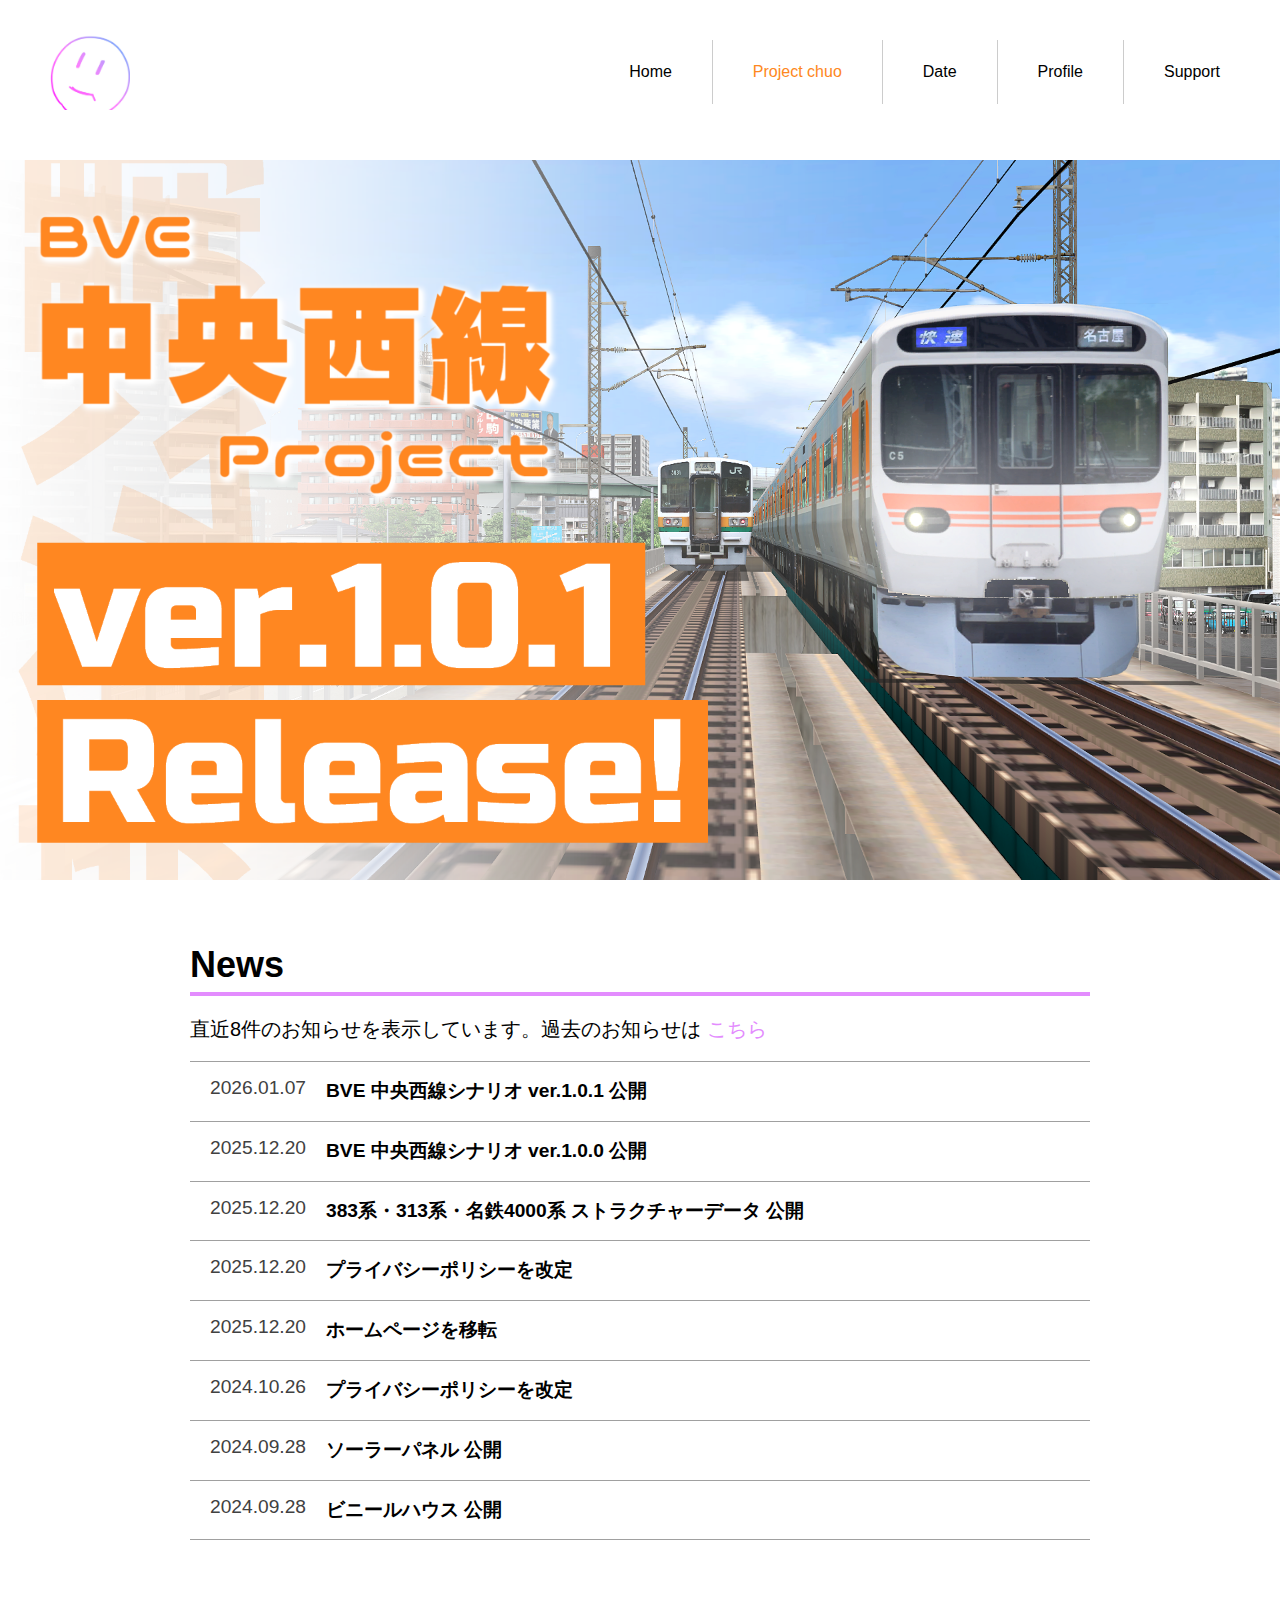
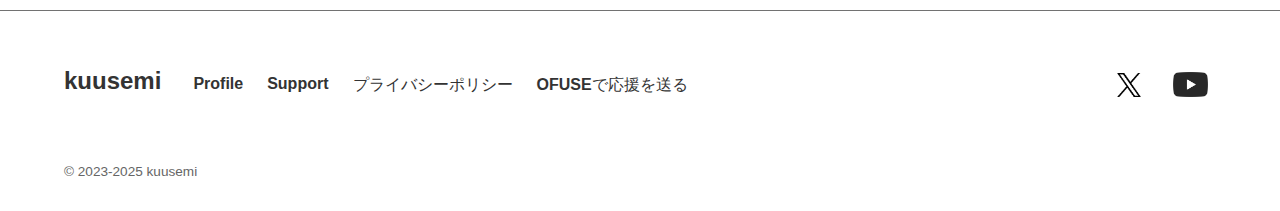
<file: index.html>
<!DOCTYPE html>
<html lang="ja">
<head>

<!-- Google Tag Manager -->
<script>(function(w,d,s,l,i){w[l]=w[l]||[];w[l].push({'gtm.start':
new Date().getTime(),event:'gtm.js'});var f=d.getElementsByTagName(s)[0],
j=d.createElement(s),dl=l!='dataLayer'?'&l='+l:'';j.async=true;j.src=
'https://www.googletagmanager.com/gtm.js?id='+i+dl;f.parentNode.insertBefore(j,f);
})(window,document,'script','dataLayer','GTM-NS23Q8CD');</script>
<!-- End Google Tag Manager -->

  <meta charset="UTF-8">
  <meta name="viewport" content="width=device-width, initial-scale=1.0">
  <title>くーせみ / kuusemi</title>
  <link rel="stylesheet" href="style.css">
  <link rel="stylesheet" href="header.css">
  <link rel="stylesheet" href="news.css">
  <link rel="icon" type="image/png" href="/images/favicon/favicon.png">

      <!-- OGP -->
<meta property="og:title" content="くーせみ / kuusemi">
<meta property="og:type" content="website">
<meta property="og:url" content="https://kuusemi.net/index.html">
<meta property="og:image" content="https://kuusemi.net/images/ogp/ogp_pj251220.png">
<meta property="og:site_name" content="Home">
<meta property="og:description" content="211系・315系・383系と共に、BVEで中央西線の運転体験を！シナリオやストラクチャーデータを公開中。">

<!-- Twitter(X)用 -->
<meta name="twitter:card" content="summary_large_image">
<meta name="twitter:site" content="@kuusemi">
<meta name="twitter:title" content="Home">
<meta property="og:description" content="211系・315系・383系と共に、BVEで中央西線の運転体験を！シナリオやストラクチャーデータを公開中。">

</head>



<body>

<!-- Google Tag Manager (noscript) -->
<noscript><iframe src="https://www.googletagmanager.com/ns.html?id=GTM-NS23Q8CD"
height="0" width="0" style="display:none;visibility:hidden"></iframe></noscript>
<!-- End Google Tag Manager (noscript) -->

<!-- ヘッダー読み込み -->
<div id="header-container"></div>

<script>
  fetch("header.html")
    .then(res => res.text())
    .then(html => {
      document.getElementById("header-container").innerHTML = html;
      initHeaderMenu();
    })
    .catch(err => console.error("ヘッダー読み込みエラー:", err));
</script>

<script src="header.js"></script>

<div id="header-spacer"></div>

<main>

<!-- 期間限定 -->

<section class="Top">
  <div class="top-inner">
    <figure class="top-figure">
      <img src="images/Release20251220.png" alt="トップ画像">
      <a href="project-chuo.html" class="top-link" aria-label="中央西線プロジェクトへ"></a>
    </figure>
  </div>
</section>

<!-- 期間限定 ここまで -->

    <section class="News">
      <div class="container">
        <h2>News</h2>
        <p>直近8件のお知らせを表示しています。過去のお知らせは
            <a href="news.html" class="news-link">こちら</a>
        </p>
        <ul id="news-list" class="news-list"></ul>
      </div>
    </section>


<script>
fetch("news-content.html")
  .then(res => res.text())
  .then(html => {
    const temp = document.createElement("div");
    temp.innerHTML = html;

    // news-item 要素をすべて取得
    const items = temp.querySelectorAll(".news-item");

    // 上位8件を index.html に追加
    const list = document.getElementById("news-list");
    items.forEach((item, i) => {
      if (i < 8) list.appendChild(item.cloneNode(true));
    });
  })
  .catch(err => console.error("News読み込みエラー:", err));
</script>


<!-- フッター読み込み領域 -->
<div id="footer-container"></div>

<script>
  fetch("footer.html")
    .then(res => res.text())
    .then(html => document.getElementById("footer-container").innerHTML = html)
    .catch(err => console.error("フッター読み込みエラー:", err));
</script>
</body>
</html>
</file>
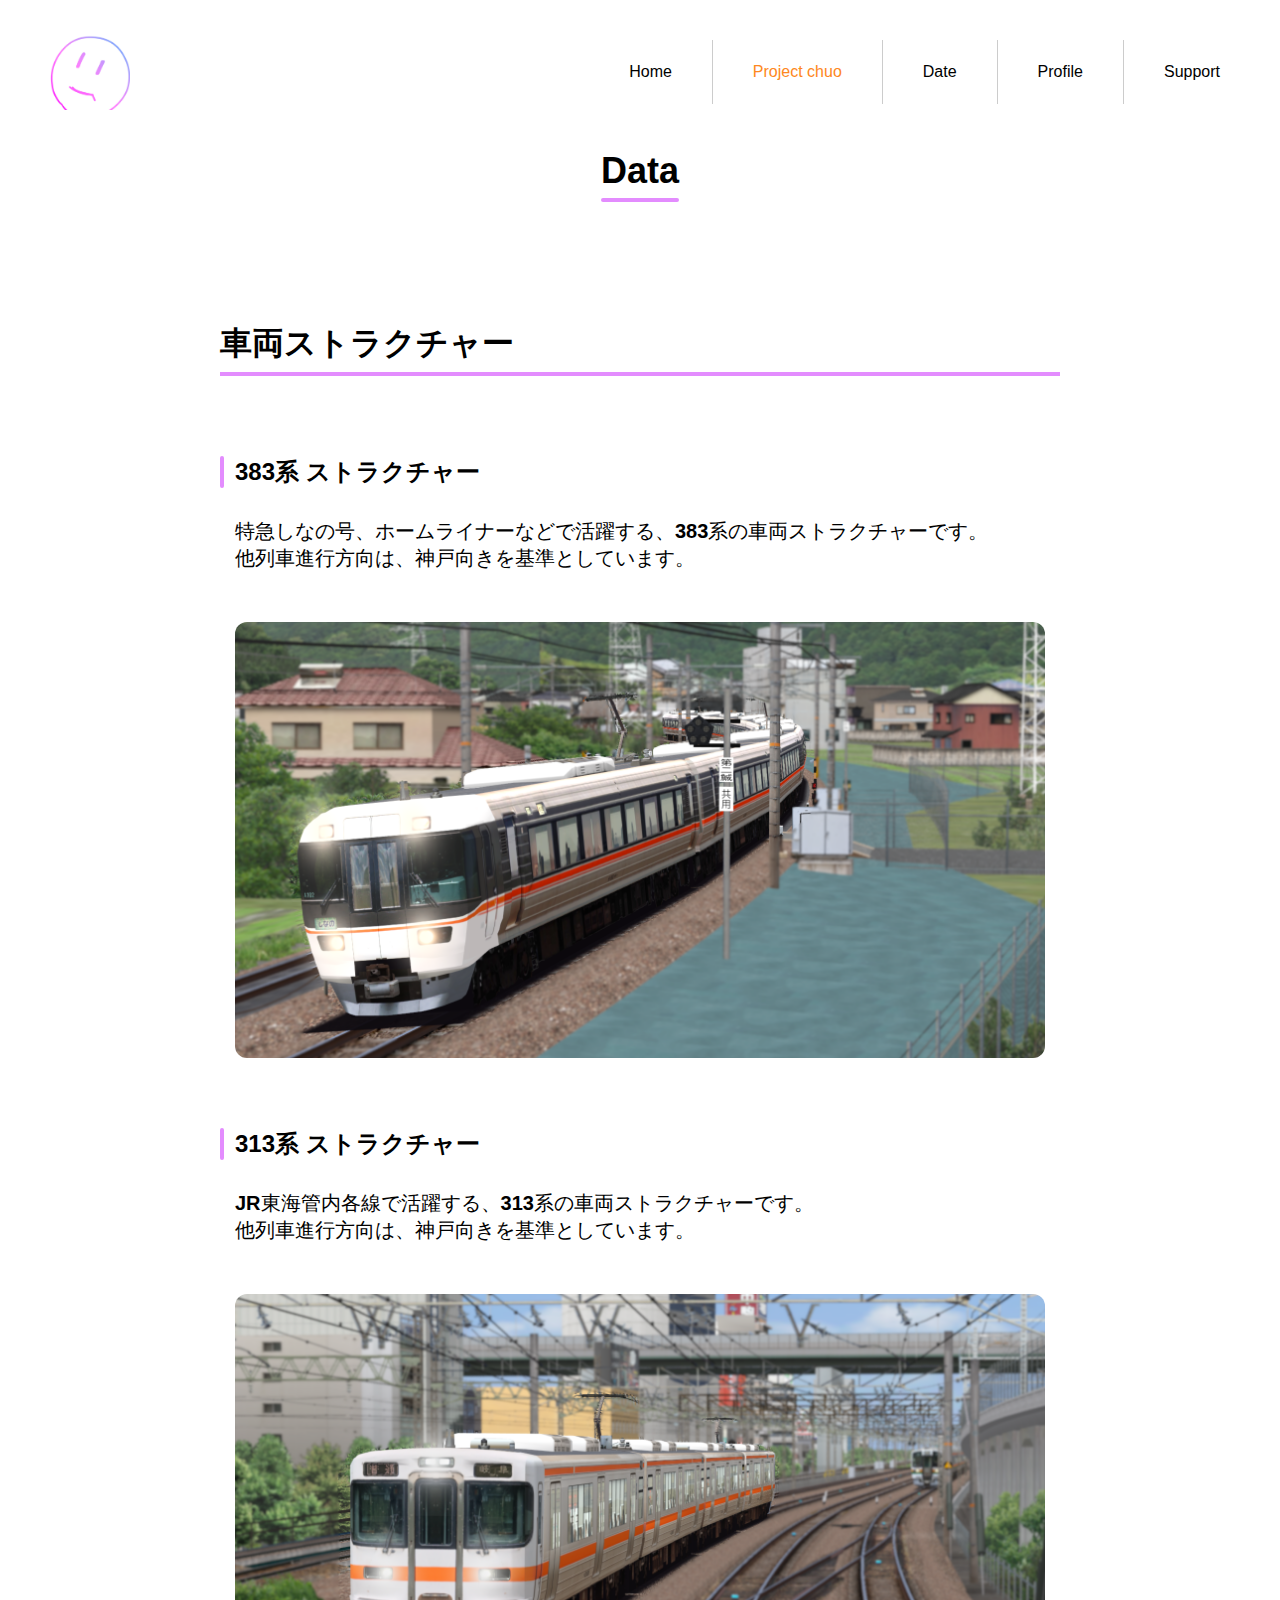
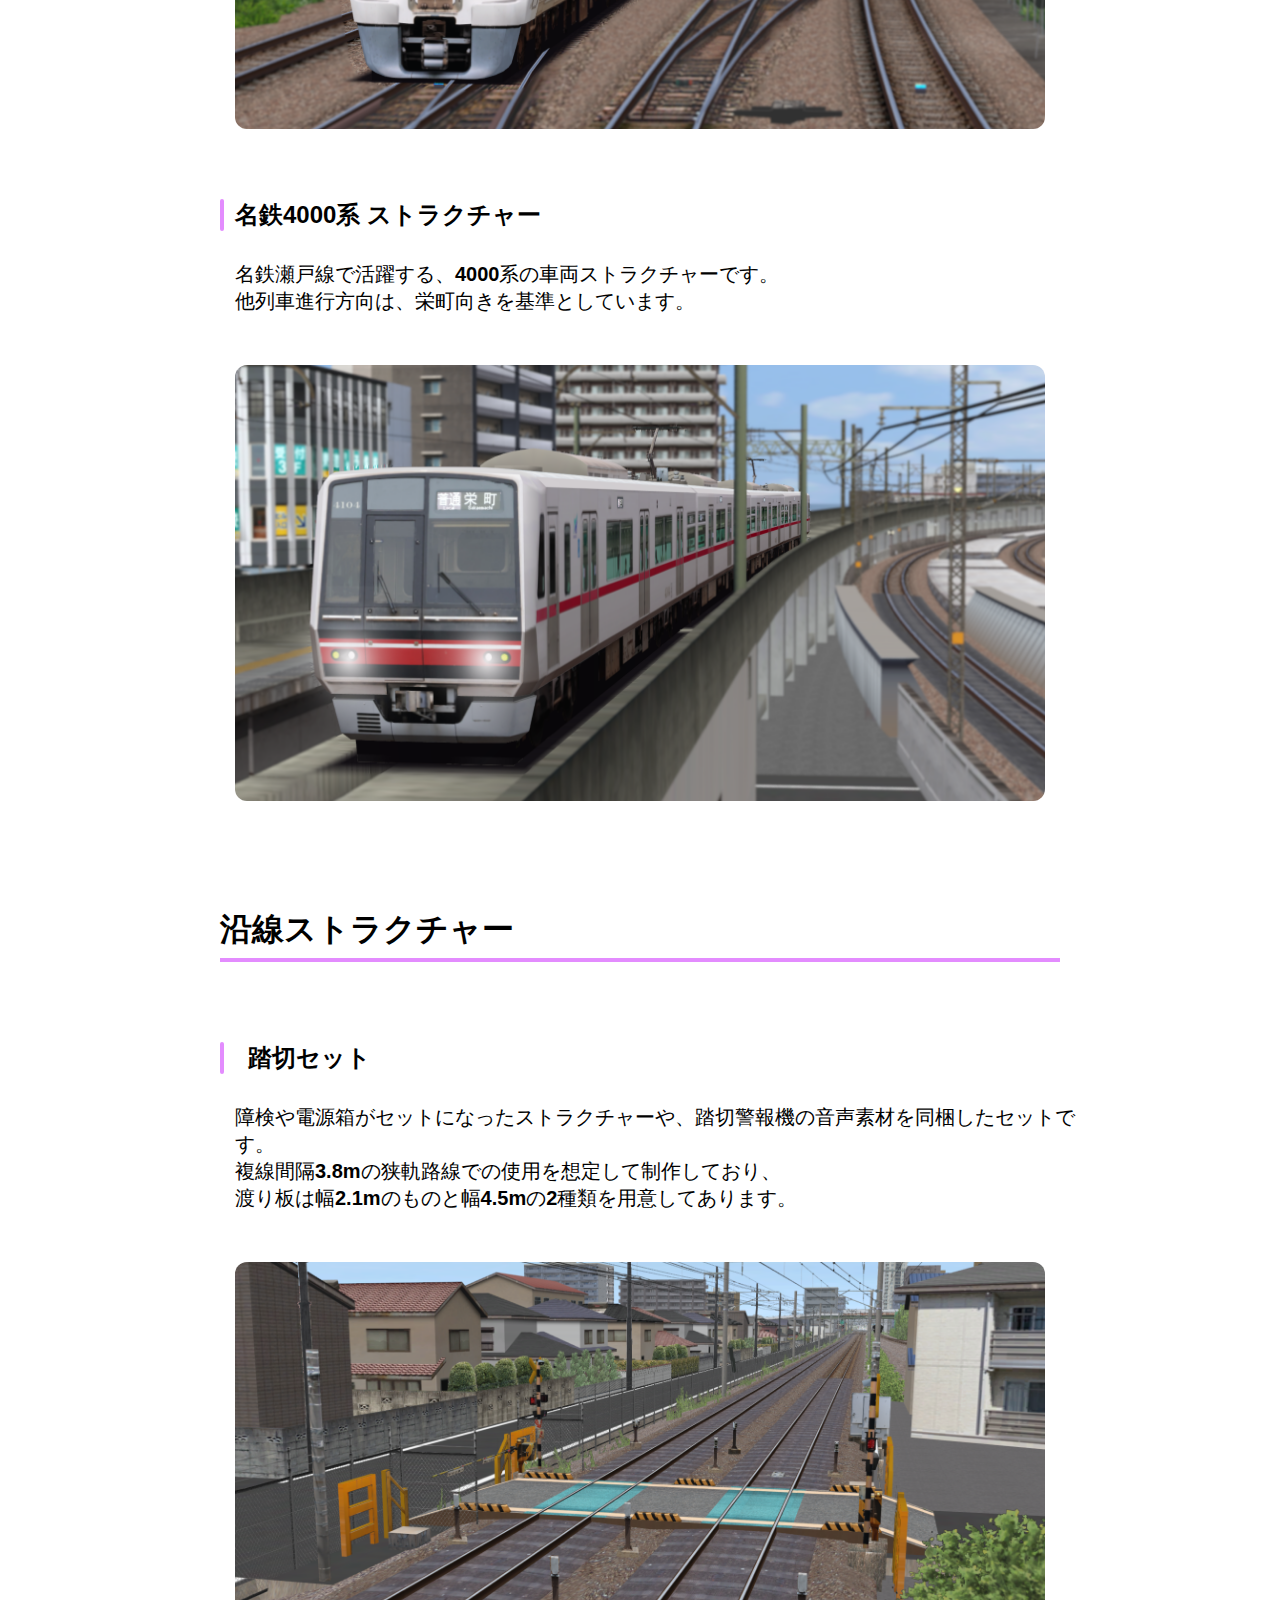
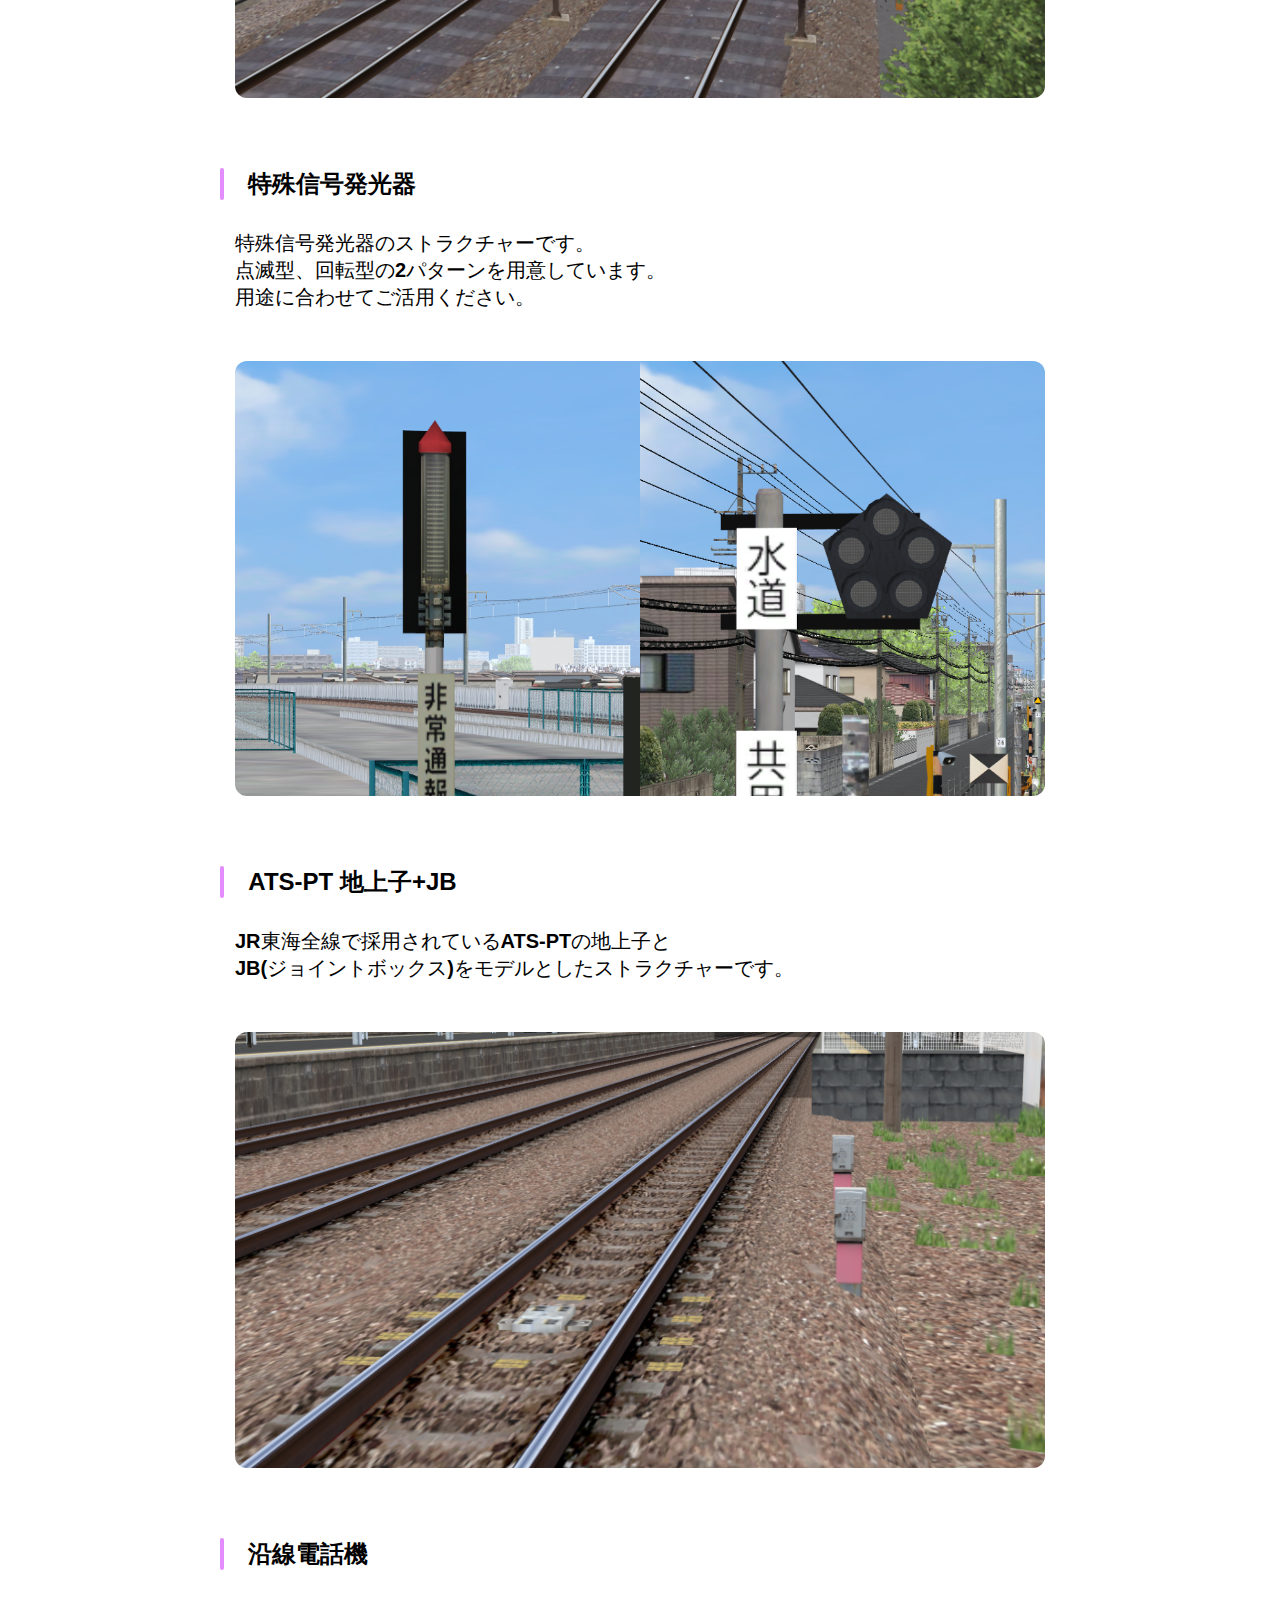
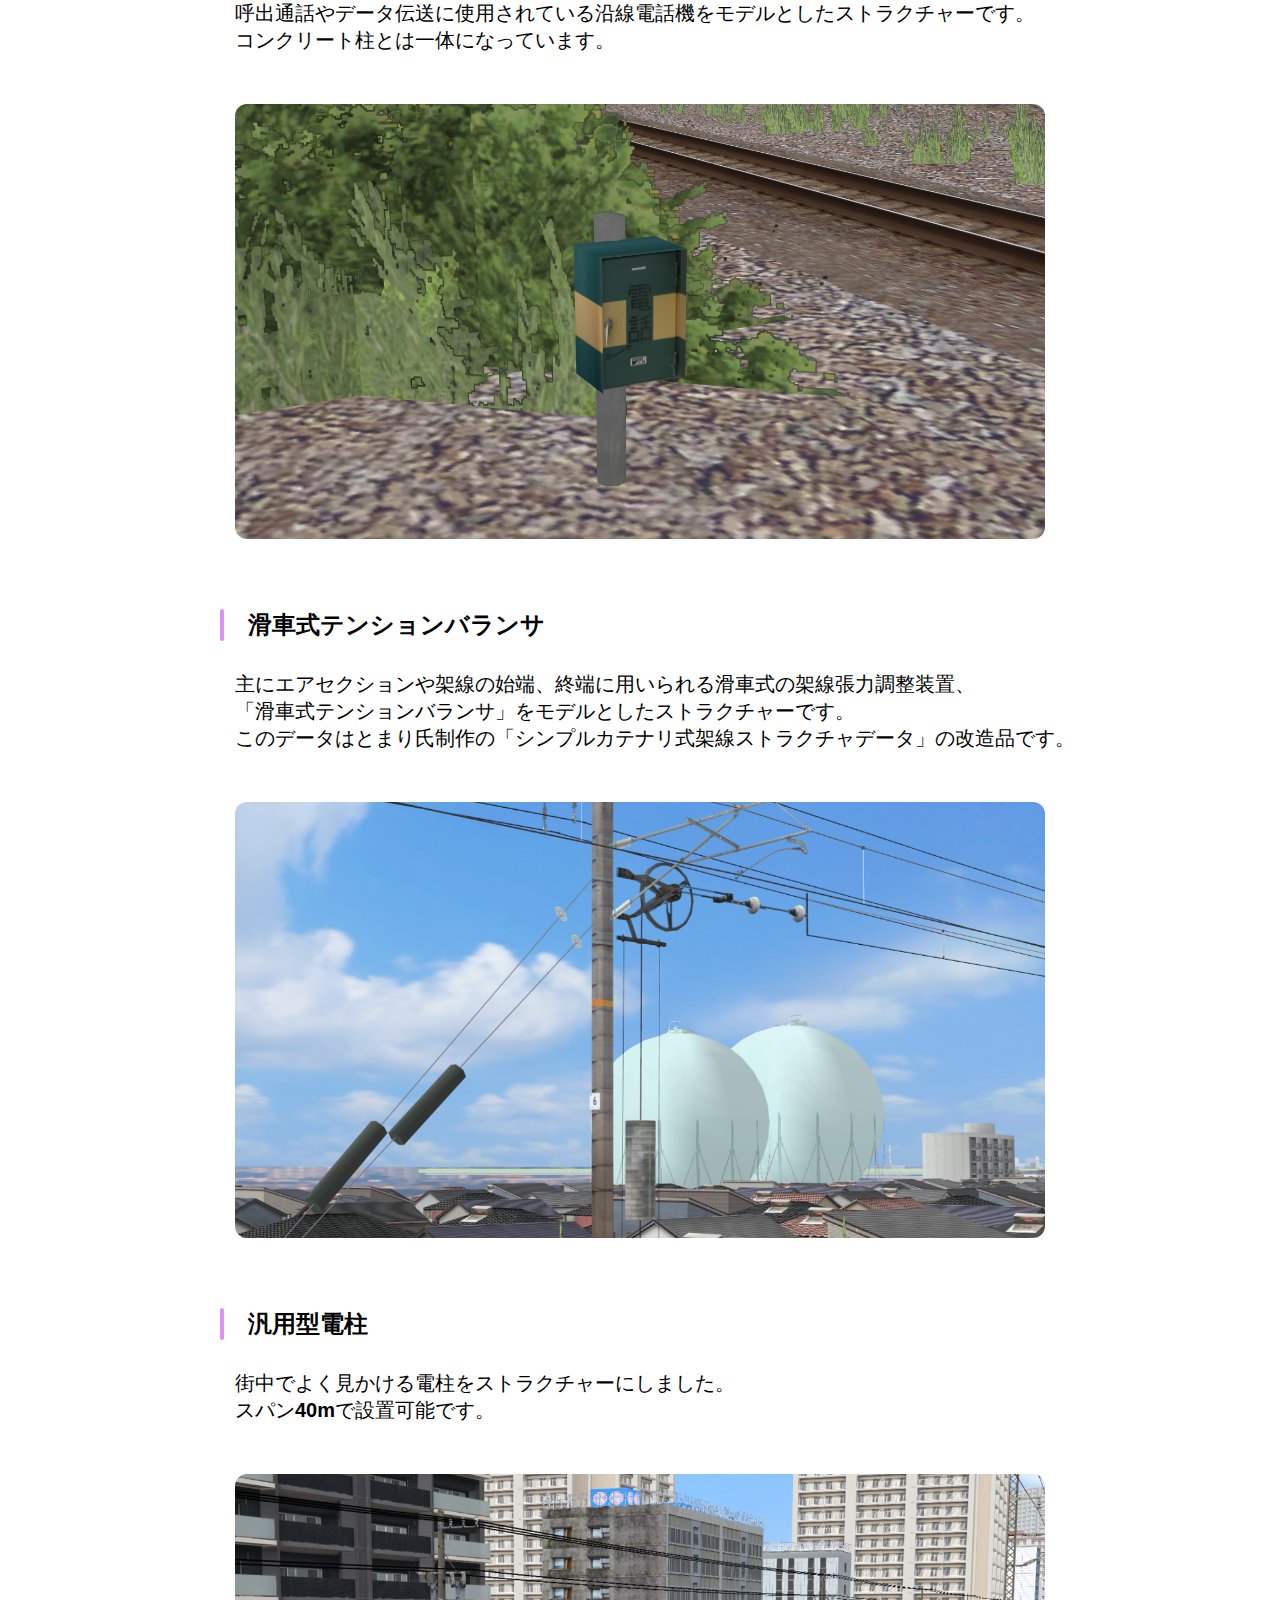
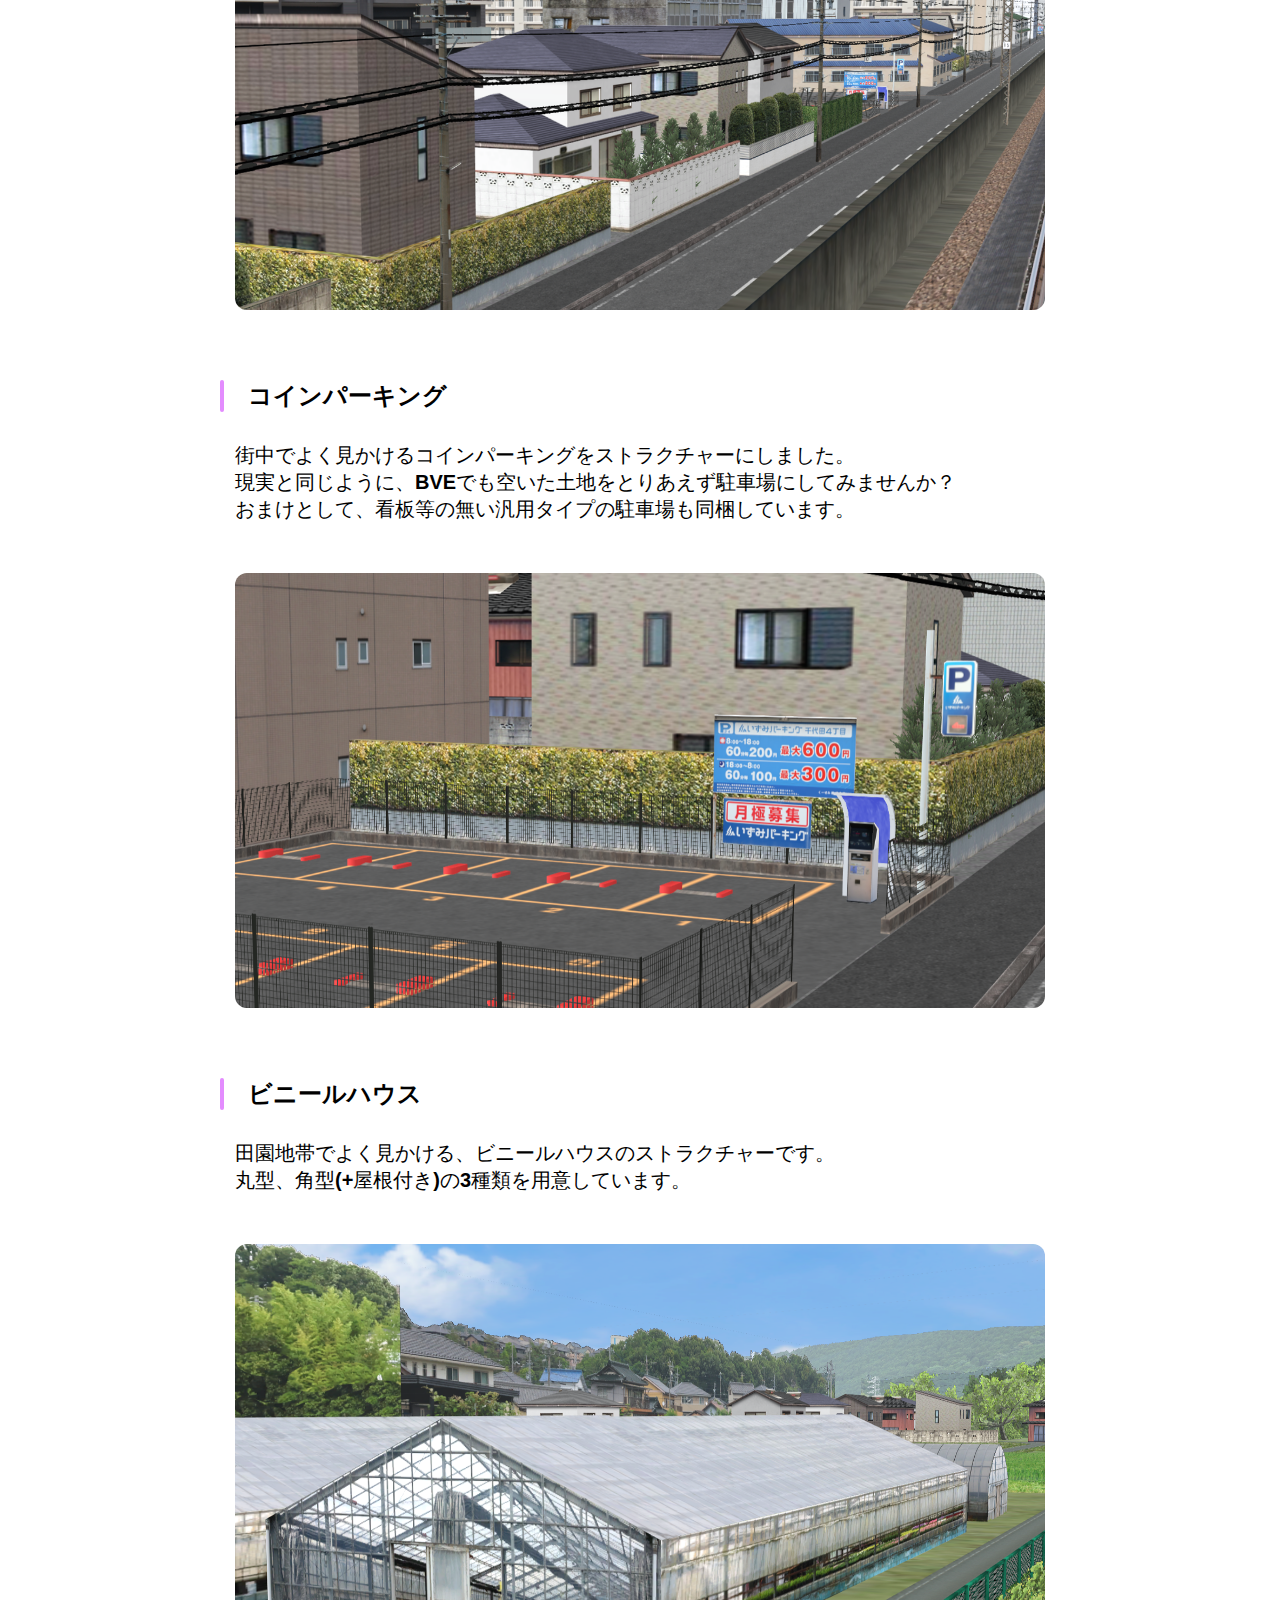
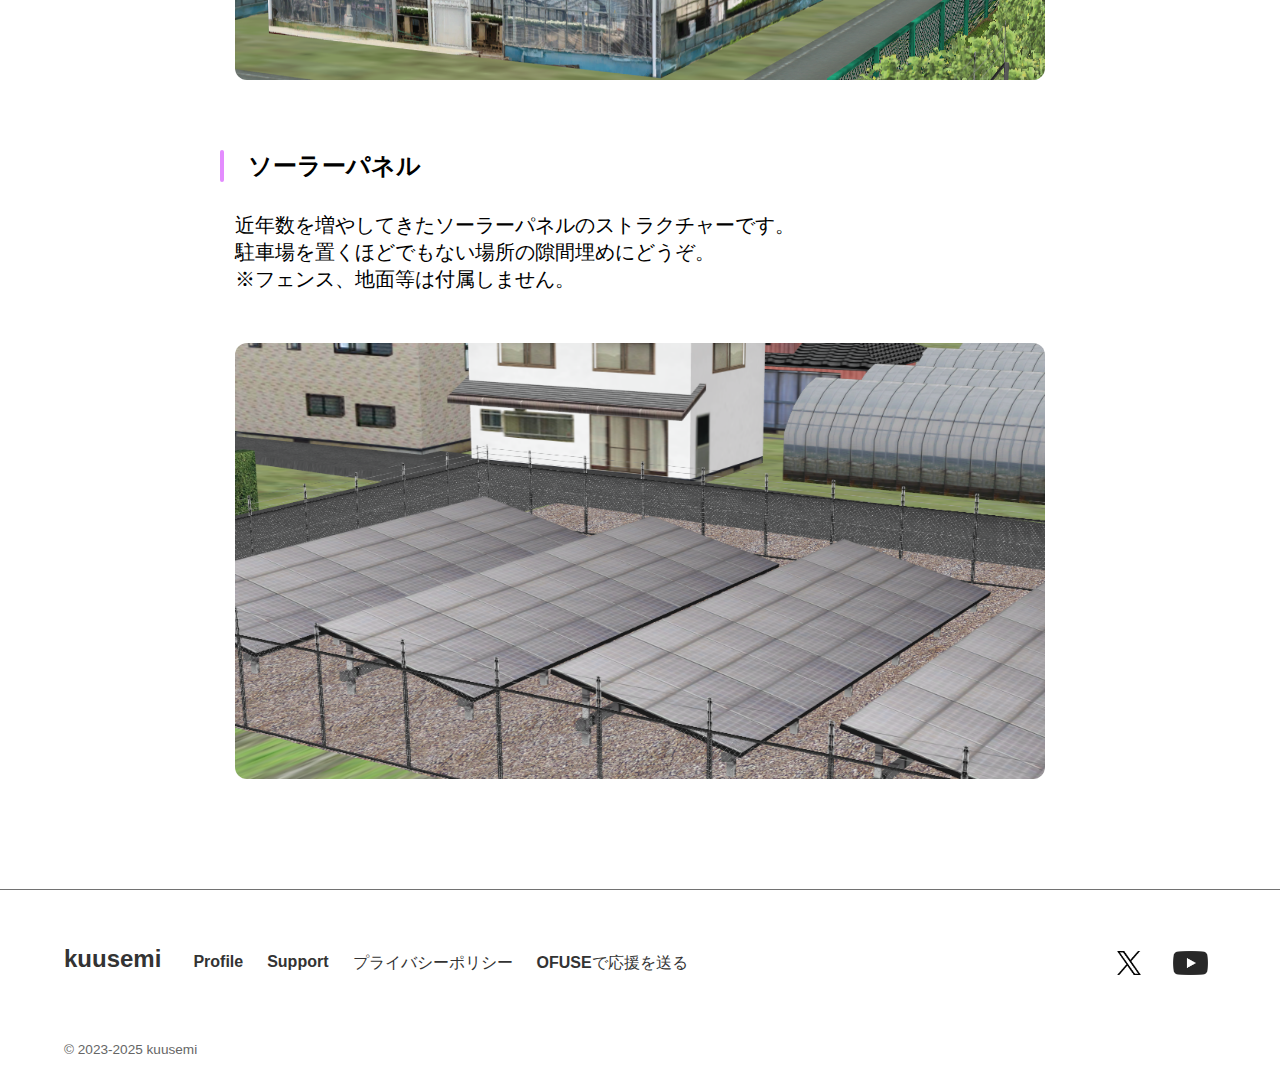
<file: data.html>
<!DOCTYPE html>
<html lang="ja">
<head>
  <script>(function(w,d,s,l,i){w[l]=w[l]||[];w[l].push({'gtm.start':
  new Date().getTime(),event:'gtm.js'});var f=d.getElementsByTagName(s)[0],
  j=d.createElement(s),dl=l!='dataLayer'?'&l='+l:'';j.async=true;j.src=
  'https://www.googletagmanager.com/gtm.js?id='+i+dl;f.parentNode.insertBefore(j,f);
  })(window,document,'script','dataLayer','GTM-NS23Q8CD');</script>
  <meta charset="UTF-8">
  <meta name="viewport" content="width=device-width, initial-scale=1.0">
  <title>Data | kuusemi</title>
  <link rel="stylesheet" href="support.css">
  <link rel="icon" type="image/png" href="/images/favicon/favicon.png">

  <meta property="og:title" content="kuusemi">
  <meta property="og:type" content="article">
  <meta property="og:url" content="https://kuusemi.net/data.html">
  <meta property="og:image" content="https://kuusemi.net/images/ogp/ogp.png">
  <meta property="og:site_name" content="Data">
  <meta property="og:description" content="BVEで使える素材データを公開中。">

  <meta name="twitter:card" content="summary_large_image">
  <meta name="twitter:site" content="@kuusemi">
  <meta name="twitter:title" content="Data">
  <meta name="twitter:description" content="BVEで使える素材データを公開中。">

  <script async src="https://www.googletagmanager.com/gtag/js?id=G-LDPML6YFDR"></script>
  <script>
    window.dataLayer = window.dataLayer || [];
    function gtag(){dataLayer.push(arguments);}
    gtag('js', new Date());
    gtag('config', 'G-LDPML6YFDR');
  </script>
</head>

<body>
  <noscript><iframe src="https://www.googletagmanager.com/ns.html?id=GTM-NS23Q8CD"
  height="0" width="0" style="display:none;visibility:hidden"></iframe></noscript>
  <div id="header-container"></div>
  <script>
    fetch("header.html")
      .then(res => res.text())
      .then(html => {
        document.getElementById("header-container").innerHTML = html;
        if (typeof initHeaderMenu === 'function') initHeaderMenu();
      })
      .catch(err => console.error("ヘッダー読み込みエラー:", err));
  </script>
  <script src="header.js"></script>
  
  <div id="header-spacer"></div>

  <main>
    <div class="container">
      <header>
          <h2 class="h2-titele">Data</h2>
      </header>
    </div>

    <section class="VehicleStructure">
      <div class="container">
        <header>
          <h3>車両ストラクチャー</h3>
        </header>

        <header>
          <h4>383系 ストラクチャー</h4>
          <p>特急しなの号、ホームライナーなどで活躍する、383系の車両ストラクチャーです。<br>他列車進行方向は、神戸向きを基準としています。</p>
        </header>
        <div class="image-wrapper">
            <img src="images/img383.png" alt="383系ストラクチャー">
            <a href="https://drive.google.com/file/d/12ro0TMdThlvA8JpRW_1udjoji-BUpRDF/view?usp=sharing" id="data_383str" target="_blank" class="overlay">
            <span>ダウンロード →</span>
          </a>
        </div>

        <header>
          <h4>313系 ストラクチャー</h4>
          <p>JR東海管内各線で活躍する、313系の車両ストラクチャーです。<br>他列車進行方向は、神戸向きを基準としています。</p>
        </header>
        <div class="image-wrapper">
            <img src="images/img313.png" alt="313系ストラクチャー">
            <a href="https://drive.google.com/file/d/1BSZ16TN1ToHdivUC-ppfuSL4YrOH63AL/view?usp=sharing" id="data_313str" target="_blank" class="overlay">
            <span>ダウンロード →</span>
          </a>
        </div>

        <header>
          <h4>名鉄4000系 ストラクチャー</h4>
          <p>名鉄瀬戸線で活躍する、4000系の車両ストラクチャーです。<br>他列車進行方向は、栄町向きを基準としています。</p>
        </header>
        <div class="image-wrapper">
            <img src="images/img4000.png" alt="名鉄4000系ストラクチャー">
            <a href="https://drive.google.com/file/d/14iBXFz13g7B_mn2gsieTWvxxzdBfajJ1/view?usp=sharing" id="data_mei4000str" target="_blank" class="overlay">
            <span>ダウンロード →</span>
          </a>
        </div>

<header>
      <h3><br>沿線ストラクチャー</h3>
    </header>
    <header>
      <h4>&nbsp&nbsp踏切セット</h4>
      <p>障検や電源箱がセットになったストラクチャーや、踏切警報機の音声素材を同梱したセットです。
        <br>
        複線間隔3.8mの狭軌路線での使用を想定して制作しており、
        <br>
        渡り板は幅2.1mのものと幅4.5mの2種類を用意してあります。
      </p>
    </header>
    <div class="image-wrapper">
        <img src="images/rs1.png" alt="踏切セット ストラクチャー">
        <a href="https://drive.google.com/file/d/1R-MuMUBWiTi2wOsqGkNGXita-hwcfmS2/view?usp=sharing" id="data_humi" target="_blank" class="overlay">
        <span>ダウンロード →</span>
     </a>
    </div>

    <header>
      <h4>&nbsp&nbsp特殊信号発光器</h4>
      <p>特殊信号発光器のストラクチャーです。
        <br>
        点滅型、回転型の2パターンを用意しています。
        <br>
        用途に合わせてご活用ください。
      </p>
    </header>
    <div class="image-wrapper">
        <img src="images/rs2.png" alt="特殊信号発光器 ストラクチャー">
        <a href="https://drive.google.com/file/d/1KVI1RR1a5oudvy364V5HS2REAAkVpXyk/view?usp=sharing" id="data_kurukuru" target="_blank" class="overlay">
        <span>ダウンロード →</span>
     </a>
    </div>

    <header>
      <h4>&nbsp&nbspATS-PT 地上子+JB</h4>
      <p>JR東海全線で採用されているATS-PTの地上子と
        <br>
        JB(ジョイントボックス)をモデルとしたストラクチャーです。
      </p>
    </header>
    <div class="image-wrapper">
        <img src="images/rs3.png" alt="ATS-PT 地上子+JB ストラクチャー">
        <a href="https://drive.google.com/file/d/1euBAbuJAeJ2XcK5ehcqUgvhiKY7xY_-c/view?usp=sharing" id="data_PT" target="_blank" class="overlay">
        <span>ダウンロード →</span>
     </a>
    </div>

    <header>
      <h4>&nbsp&nbsp沿線電話機</h4>
      <p>呼出通話やデータ伝送に使用されている沿線電話機をモデルとしたストラクチャーです。
        <br>
        コンクリート柱とは一体になっています。
      </p>
    </header>
    <div class="image-wrapper">
        <img src="images/rs4.png" alt="沿線電話機 ストラクチャー">
        <a href="https://drive.google.com/file/d/1QHtvHLy6PVXodINBoRZBeYJSoXXWUqXP/view?usp=sharing" id="data_tel" target="_blank" class="overlay">
        <span>ダウンロード →</span>
     </a>
    </div>

    <header>
      <h4>&nbsp&nbsp滑車式テンションバランサ</h4>
      <p>主にエアセクションや架線の始端、終端に用いられる滑車式の架線張力調整装置、
        <br>
        「滑車式テンションバランサ」をモデルとしたストラクチャーです。
        <br>
        このデータはとまり氏制作の「シンプルカテナリ式架線ストラクチャデータ」の改造品です。
      </p>
    </header>
    <div class="image-wrapper">
        <img src="images/rs5.png" alt="滑車式テンションバランサ ストラクチャー">
        <a href="https://drive.google.com/file/d/1bjuA_vzm1iUbGwnVnARO5dcFOKegJAwx/view?usp=sharing" id="data_pulley" target="_blank" class="overlay">
        <span>ダウンロード →</span>
     </a>
    </div>

    <header>
      <h4>&nbsp&nbsp汎用型電柱</h4>
      <p>街中でよく見かける電柱をストラクチャーにしました。
        <br>
        スパン40mで設置可能です。
      </p>
    </header>
    <div class="image-wrapper">
        <img src="images/rs6.png" alt="汎用型電柱 ストラクチャー">
        <a href="https://drive.google.com/file/d/1vOayK8g2Ng00LpGpVmaidPzFTPPCMmE9/view?usp=sharing" id="data_epole" target="_blank" class="overlay">
        <span>ダウンロード →</span>
     </a>
    </div>

    <header>
      <h4>&nbsp&nbspコインパーキング</h4>
      <p>街中でよく見かけるコインパーキングをストラクチャーにしました。
        <br>
        現実と同じように、BVEでも空いた土地をとりあえず駐車場にしてみませんか？
        <br>
        おまけとして、看板等の無い汎用タイプの駐車場も同梱しています。
      </p>
    </header>
    <div class="image-wrapper">
        <img src="images/rs7.png" alt="コインパーキング ストラクチャー">
        <a href="https://drive.google.com/file/d/12ZGXX1t83wTfgpZqBuvVfGmOp5ch4KsY/view?usp=sharing" id="data_parking" target="_blank" class="overlay">
        <span>ダウンロード →</span>
     </a>
    </div>

    <header>
      <h4>&nbsp&nbspビニールハウス</h4>
      <p>田園地帯でよく見かける、ビニールハウスのストラクチャーです。
        <br>
        丸型、角型(+屋根付き)の3種類を用意しています。
      </p>
    </header>
    <div class="image-wrapper">
        <img src="images/rs8.png" alt="ビニールハウス ストラクチャー">
        <a href="https://drive.google.com/file/d/1tgLd8dH4hpiJz8IHGiir4haruwDTHauJ/view?usp=sharing" id="data_vinyl" target="_blank" class="overlay">
        <span>ダウンロード →</span>
     </a>
    </div>

    <header>
      <h4>&nbsp&nbspソーラーパネル</h4>
      <p>近年数を増やしてきたソーラーパネルのストラクチャーです。
        <br>
        駐車場を置くほどでもない場所の隙間埋めにどうぞ。
        <br>
        ※フェンス、地面等は付属しません。
      </p>
    </header>
    <div class="image-wrapper">
        <img src="images/rs9.png" alt="ソーラーパネル ストラクチャー">
        <a href="https://drive.google.com/file/d/1t224IiSiEPwDLZanx2TSAH-CYdOy1h7g/view?usp=sharing" id="data_solar" target="_blank" class="overlay">
        <span>ダウンロード →</span>
     </a>
    </div>
      </div>
    </section>
  </main> <script>
    document.addEventListener("DOMContentLoaded", function() {
      document.querySelectorAll("img").forEach(img => {
        img.onerror = () => {
          img.onerror = null;
          img.src = "images/noimage.png";
        };
      });
    });
  </script>

  <div id="footer-container"></div>
  <script>
    fetch("footer.html")
      .then(res => res.text())
      .then(html => document.getElementById("footer-container").innerHTML = html)
      .catch(err => console.error("フッター読み込みエラー:", err));
  </script>
</body>
</html>
</file>
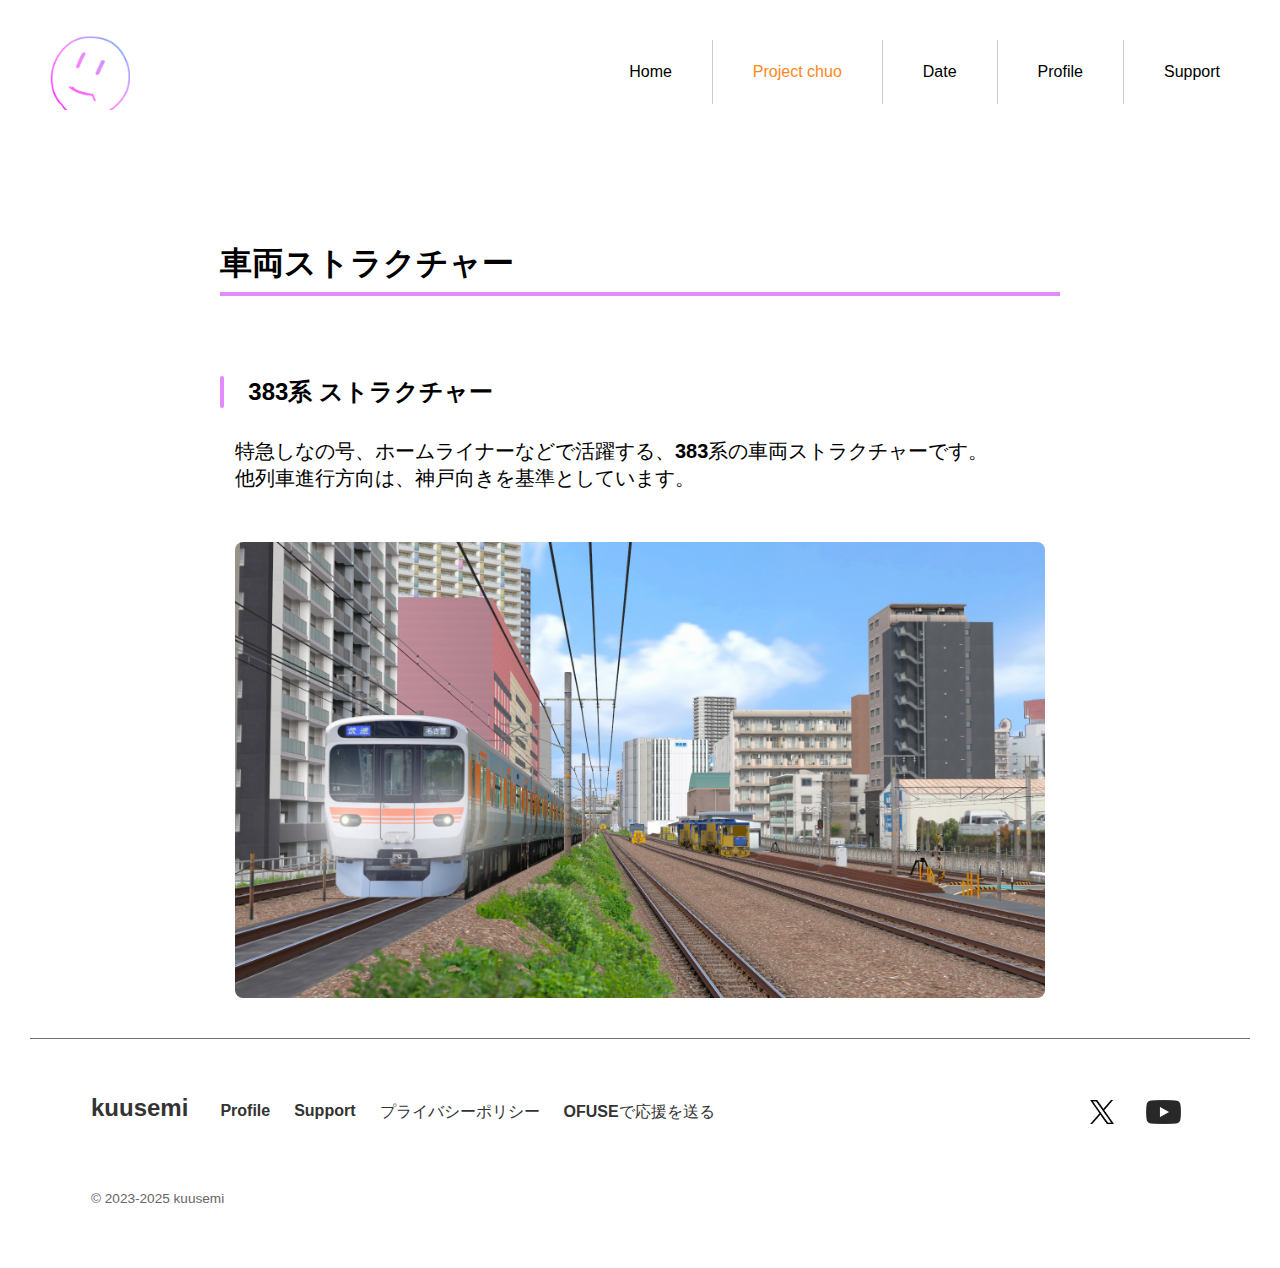
<file: date.html>
<!DOCTYPE html>
<html lang="ja">
<head>
  <meta charset="UTF-8">
  <meta name="viewport" content="width=device-width, initial-scale=1.0">
  <title>Profile | kuusemi</title>
  <link rel="stylesheet" href="support.css">
</head>
<body>
  <!-- ヘッダー読み込み -->
  <div id="header-container"></div>
  <script>
    fetch("header.html")
      .then(res => res.text())
      .then(html => document.getElementById("header-container").innerHTML = html)
      .catch(err => console.error("ヘッダー読み込みエラー:", err));
  </script>
  <div class="container">
    <header>
        <h2>Date</h2>
    </header>
  </div>
<main>
<section class="VehicleStructure">
  <div class="container">
    <header>
      <h3>車両ストラクチャー</h3>
    </header>
        <header>
      <h4>&nbsp&nbsp383系 ストラクチャー</h4>
      <p>特急しなの号、ホームライナーなどで活躍する、383系の車両ストラクチャーです。<br>他列車進行方向は、神戸向きを基準としています。</p>
    </header>
    <img src="images/top.png" alt="">
  </div>
</section>
  
    <!-- フッター読み込み -->
  <div id="footer-container"></div>
  <script>
    fetch("footer.html")
      .then(res => res.text())
      .then(html => document.getElementById("footer-container").innerHTML = html)
      .catch(err => console.error("フッター読み込みエラー:", err));
  </script>
</body>
</html>
</file>
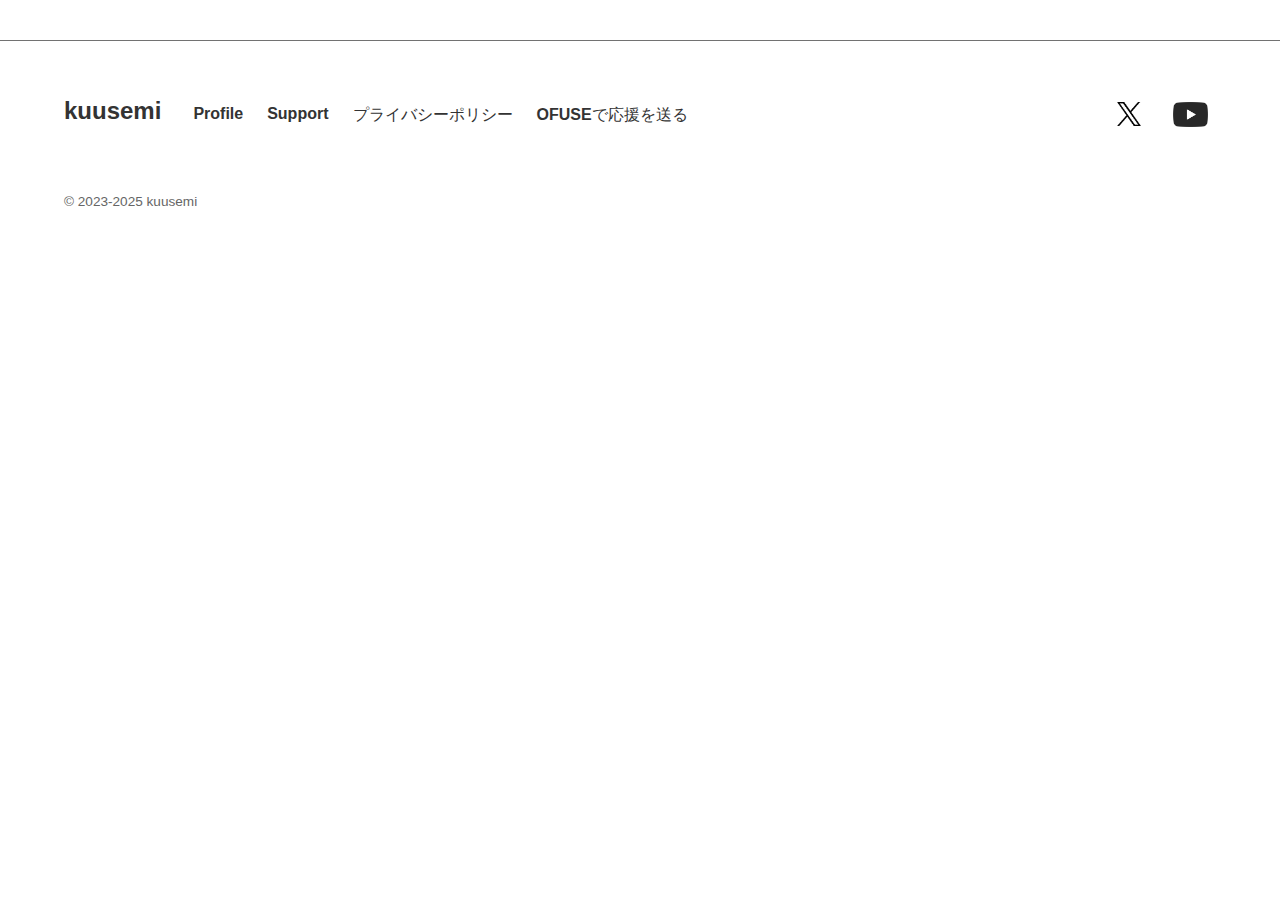
<file: footer.html>
<!DOCTYPE html>
<html lang="ja">
<head>
  <meta charset="UTF-8">
  <meta name="viewport" content="width=device-width, initial-scale=1.0">
  <title>Footer | kuusemi</title>
  <link rel="stylesheet" href="footer.css">

  <style>
    body {
      margin: 0;
      padding: 0;
      font-family: "游ゴシック", "Yu Gothic", sans-serif;
      font-size: 1.2rem;
      background-color: #fff;
      color: #000;
    }

    .container {
      max-width: 900px;
      margin: 0 auto;
      padding: 0 5%;
    }

    footer {
      text-align: center;
      font-size: 0.9rem;
      color: #666;
      padding: 30px 0;
      border-top: 1px solid #727272;
    }

    .footer-top {
      display: flex;
      flex-direction: column;
      gap: 1rem;
    }

    .footer-left {
      display: flex;
      flex-wrap: wrap;
      align-items: baseline;
      gap: 2rem;
    }

    .footer-logo {
      list-style: none;
      margin: 0;
      padding: 0;
    }

    .footer-logo a {
      font-weight: bold;
      font-size: 1.5rem;
      line-height: 1;
      text-decoration: none;
      color: #333;
      display: inline-block;
    }

    .footer-nav {
      display: flex;
      gap: 1.5rem;
      list-style: none;
      margin: 0;
      padding: 0;
    }

    .footer-nav li a {
      font-weight: 550;
      color: #333;
      text-decoration: none;
      font-size: 1rem;
    }

    .footer-nav li a:hover {
      text-decoration: underline;
    }

    .footer-sns ul {
      display: flex;
      gap: 1rem;
      list-style: none;
      margin: 0.5rem 0 0 0;
      padding: 0;
      align-items: center;
    }

    .footer-sns ul li a {
      display: inline-block;
      text-decoration: none;
    }

    .footer-sns ul li a img {
      width: 24px;
      height: 24px;
      vertical-align: middle;
    }

    .footer-sns ul li a:hover img {
      opacity: 0.8;
    }

    hr {
      margin: 1.5rem 0;
      border: 0;
      border-top: 1px solid #ccc;
    }

    footer small {
      display: block;
      text-align: left;
      margin-top: 1rem;
      color: #666;
    }

    /* デスクトップ表示調整 */
    @media(min-width: 768px) {
      .footer-top {
        flex-direction: row;
        justify-content: space-between;
        align-items: flex-end;
      }
    }
  </style>
</head>

<footer class="footer">
  <div class="footer-top">
    <div class="footer-left">
      <li class="footer-logo"><a href="index.html">kuusemi</a></li>
      <ul class="footer-nav">
        <li><a href="profile.html">Profile</a></li>
        <li><a href="support.html">Support</a></li>
        <li><a href="privacypolicy.html">プライバシーポリシー</a></li>
        <li><a data-ofuse-widget-button href="https://ofuse.me/o?uid=138307" target="_blank" data-ofuse-id="138307" data-ofuse-size="small" data-ofuse-style="rectangle">OFUSEで応援を送る</a><script async src="https://ofuse.me/assets/platform/widget.js" charset="utf-8"></script></li>
      </ul>
    </div>
  <div class="footer-sns">
  <ul>
    <li>
      <a href="https://x.com/kuusemi" target="_blank">
        <img src="icons/logo-black.png" alt="X" class="sns-icon">
      </a>
    </li>
<li class="youtube">
  <a href="https://www.youtube.com/@kuusemi" target="_blank">
    <img src="icons/youtube_social_icon_dark.png" alt="YouTube">
  </a>
</li>
</div>
  </div>
  <hr>
  <small>&copy; 2023-2025 kuusemi</small>
</footer>
</file>
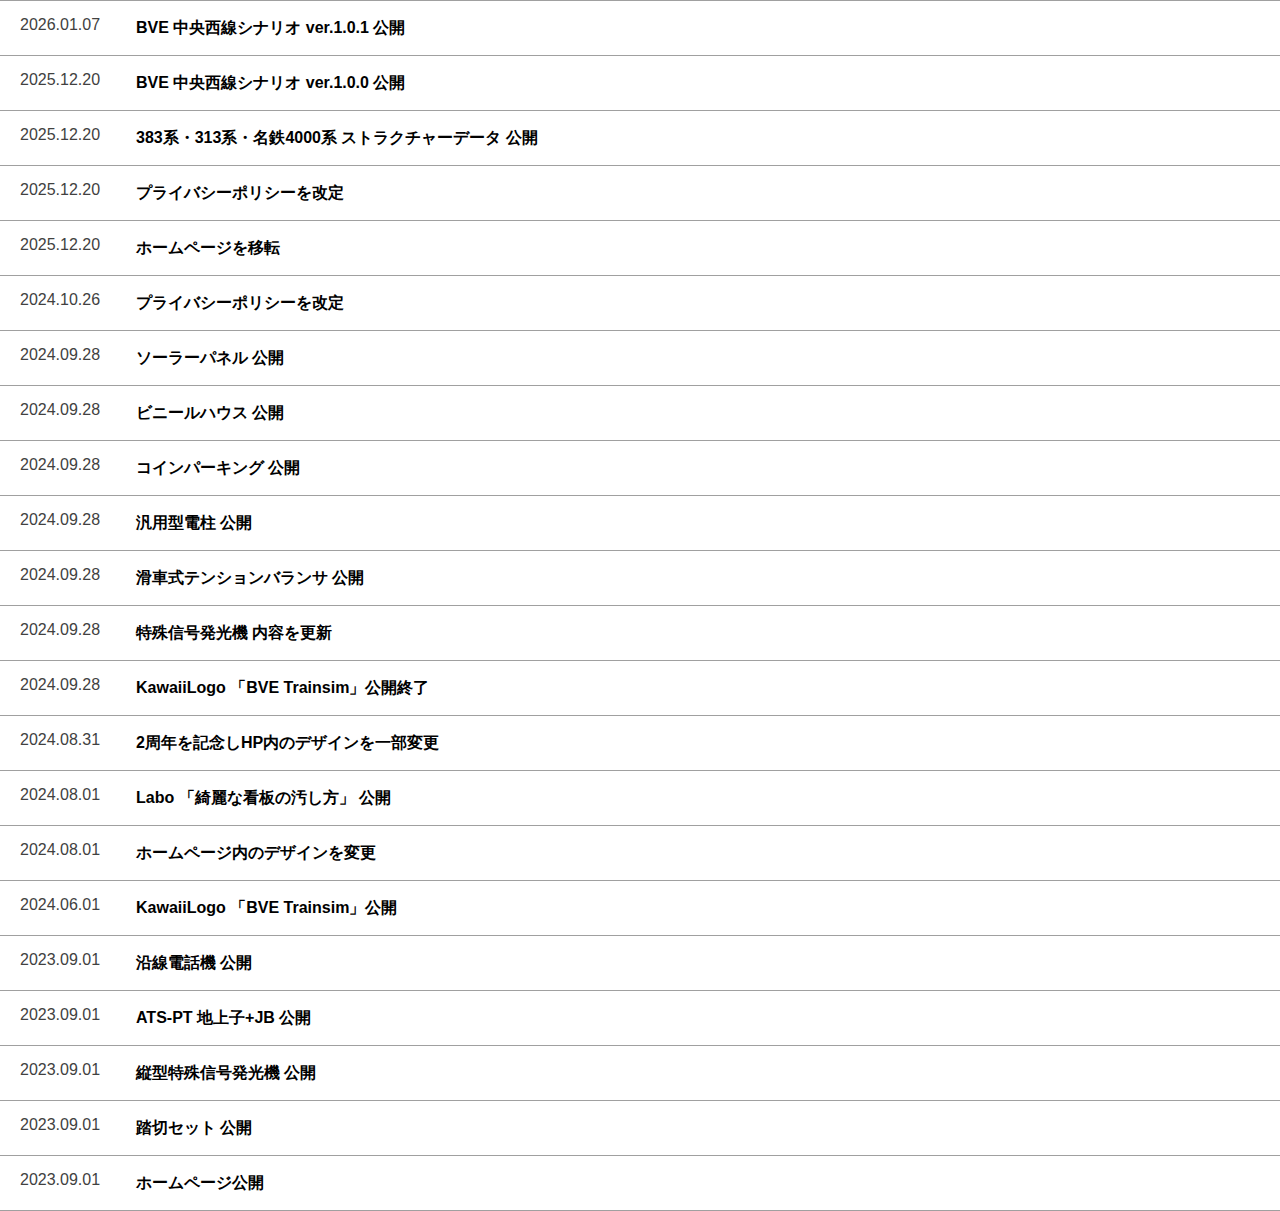
<file: news-content.html>
<!DOCTYPE html>
<html lang="ja">
<head>
  <meta charset="UTF-8">
  <meta name="viewport" content="width=device-width, initial-scale=1.0">
  <title>news-content</title>

  <!-- news.css -->
  <link rel="stylesheet" href="news.css">
</head>
<body>

<ul class="news-list">
  <li class="news-item"><span class="news-date">2026.01.07</span><span class="news-text">BVE 中央西線シナリオ ver.1.0.1 公開</span></li>
  <li class="news-item"><span class="news-date">2025.12.20</span><span class="news-text">BVE 中央西線シナリオ ver.1.0.0 公開</span></li>
  <li class="news-item"><span class="news-date">2025.12.20</span><span class="news-text">383系・313系・名鉄4000系 ストラクチャーデータ 公開</span></li>
  <li class="news-item"><span class="news-date">2025.12.20</span><span class="news-text">プライバシーポリシーを改定</span></li>
  <li class="news-item"><span class="news-date">2025.12.20</span><span class="news-text">ホームページを移転</span></li>
  <li class="news-item"><span class="news-date">2024.10.26</span><span class="news-text">プライバシーポリシーを改定</span></li>
  <li class="news-item"><span class="news-date">2024.09.28</span><span class="news-text">ソーラーパネル 公開</span></li>
  <li class="news-item"><span class="news-date">2024.09.28</span><span class="news-text">ビニールハウス 公開</span></li>
  <li class="news-item"><span class="news-date">2024.09.28</span><span class="news-text">コインパーキング 公開</span></li>
  <li class="news-item"><span class="news-date">2024.09.28</span><span class="news-text">汎用型電柱 公開</span></li>
  <li class="news-item"><span class="news-date">2024.09.28</span><span class="news-text">滑車式テンションバランサ 公開</span></li>
  <li class="news-item"><span class="news-date">2024.09.28</span><span class="news-text">特殊信号発光機 内容を更新</span></li>
  <li class="news-item"><span class="news-date">2024.09.28</span><span class="news-text">KawaiiLogo 「BVE Trainsim」公開終了</span></li>
  <li class="news-item"><span class="news-date">2024.08.31</span><span class="news-text">2周年を記念しHP内のデザインを一部変更</span></li>
  <li class="news-item"><span class="news-date">2024.08.01</span><span class="news-text">Labo 「綺麗な看板の汚し方」 公開</span></li>
  <li class="news-item"><span class="news-date">2024.08.01</span><span class="news-text">ホームページ内のデザインを変更</span></li>
  <li class="news-item"><span class="news-date">2024.06.01</span><span class="news-text">KawaiiLogo 「BVE Trainsim」公開</span></li>
  <li class="news-item"><span class="news-date">2023.09.01</span><span class="news-text">沿線電話機 公開</span></li>
  <li class="news-item"><span class="news-date">2023.09.01</span><span class="news-text">ATS-PT 地上子+JB 公開</span></li>
  <li class="news-item"><span class="news-date">2023.09.01</span><span class="news-text">縦型特殊信号発光機 公開</span></li>
  <li class="news-item"><span class="news-date">2023.09.01</span><span class="news-text">踏切セット 公開</span></li>
  <li class="news-item"><span class="news-date">2023.09.01</span><span class="news-text">ホームページ公開</span></li>
</ul>
</file>
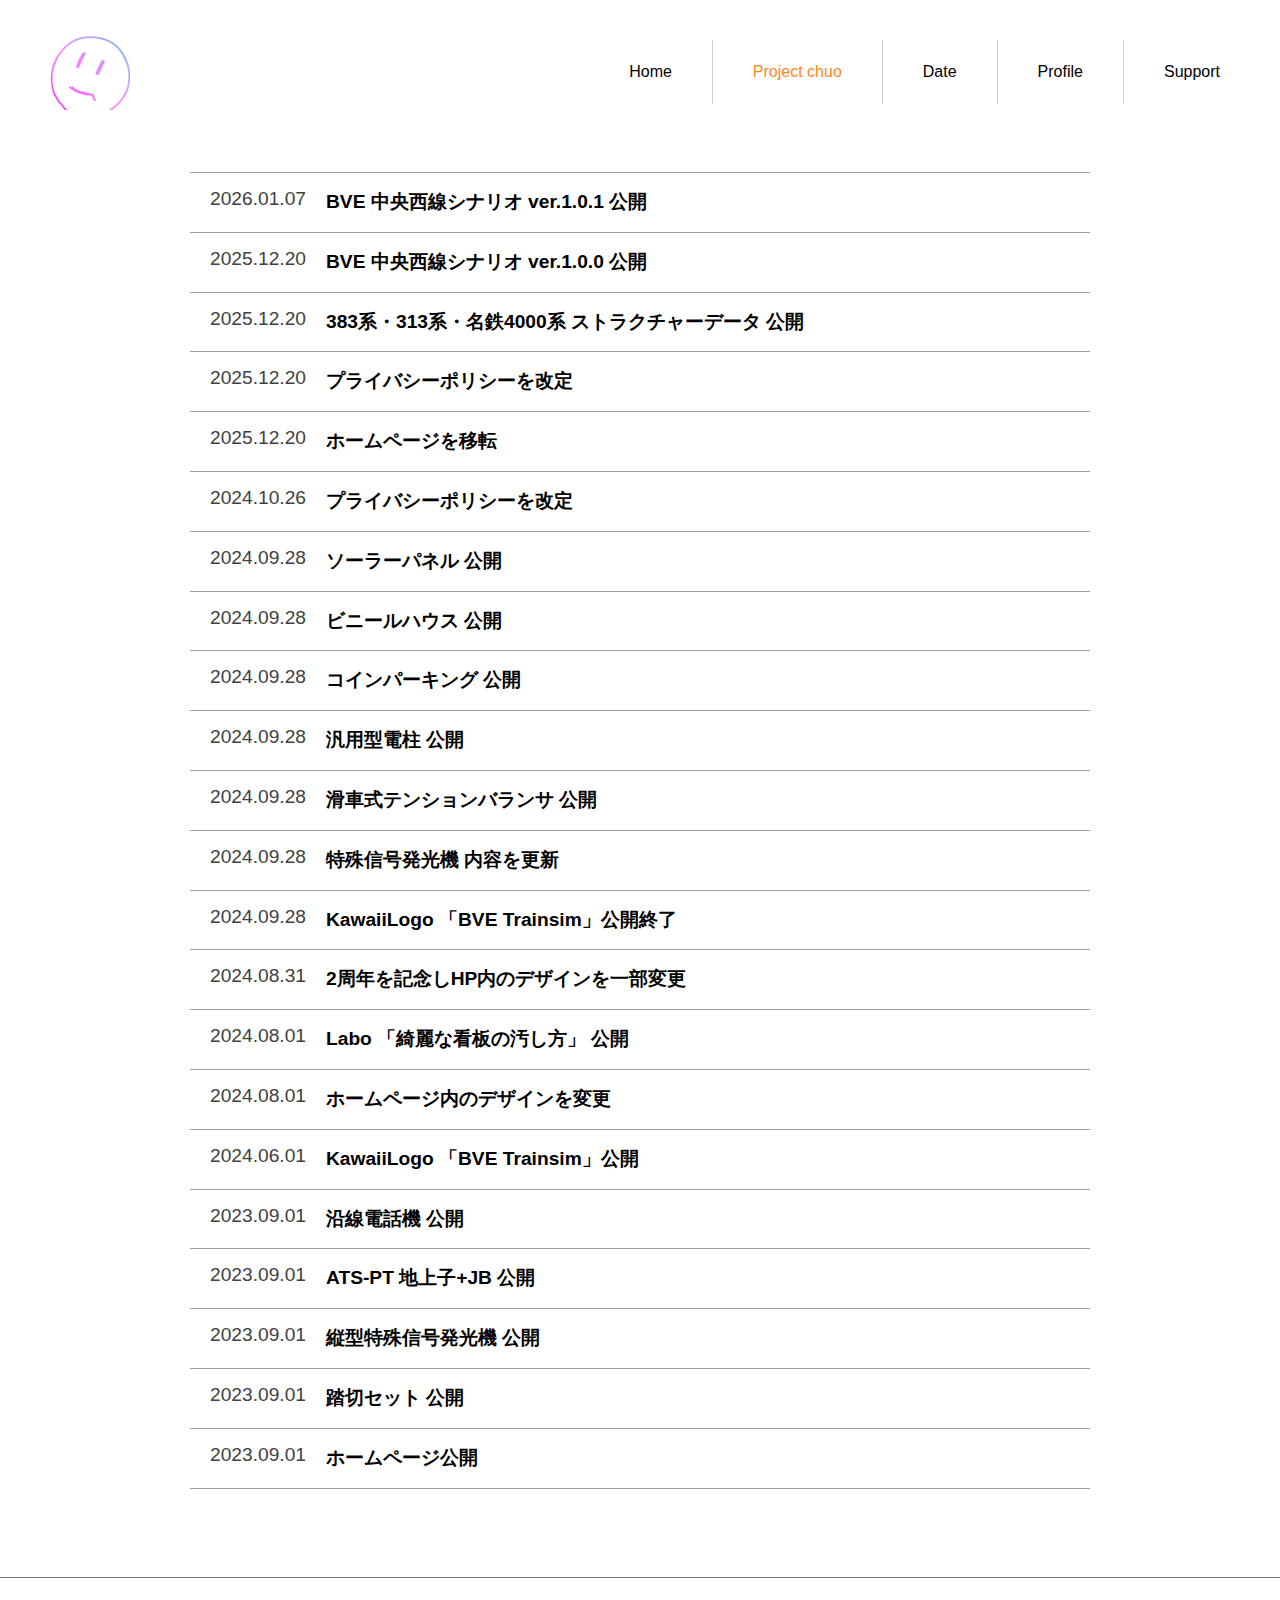
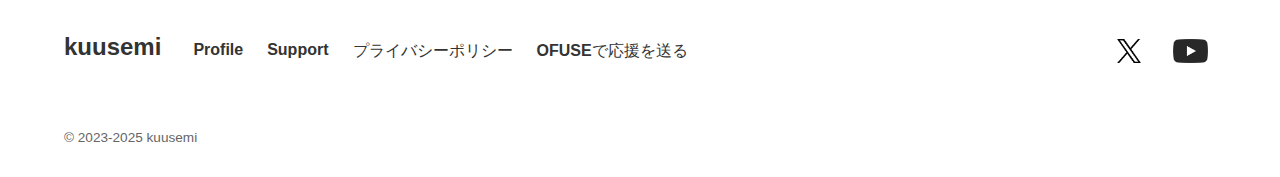
<file: news.html>
<!DOCTYPE html>
<html lang="ja">
<head>
  <meta charset="UTF-8">
  <meta name="viewport" content="width=device-width, initial-scale=1.0">
  <title>News | kuusemi</title>
  <link rel="stylesheet" href="style.css">
  <link rel="stylesheet" href="header.css">
  <link rel="stylesheet" href="news.css">

  <style>
    body {
      margin: 0;
      padding: 0;
      font-family: "游ゴシック", "Yu Gothic", sans-serif;
      font-size: 1.2rem;
      background-color: #fff;
      color: #000;
    }

    .container {
      max-width: 900px;
      margin: 0 auto;
      padding: 0 5%;
    }

    footer {
      text-align: center;
      font-size: 0.9rem;
      color: #666;
      padding: 30px 0;
      border-top: 1px solid #727272;
    }
  </style>
</head>

<body>
  <!-- ヘッダー読み込み -->
  <div id="header-container"></div>
  <script>
    fetch("header.html")
      .then(res => res.text())
      .then(html => document.getElementById("header-container").innerHTML = html)
      .catch(err => console.error("ヘッダー読み込みエラー:", err));
  </script>

  <div class="container">
    <header>
        <h2>News</h2>
    </header>

    <!-- お知らせリスト読み込み領域 -->
    <div id="news-container"></div>
    <script>
      fetch("news-content.html")
        .then(res => res.text())
        .then(html => document.getElementById("news-container").innerHTML = html)
        .catch(err => console.error("ニュース読み込みエラー:", err));
    </script>
  </div>

  
<!-- フッター読み込み領域 -->
<div id="footer-container"></div>

<script>
  fetch("footer.html")
    .then(res => res.text())
    .then(html => document.getElementById("footer-container").innerHTML = html)
    .catch(err => console.error("フッター読み込みエラー:", err));
</script>

</body>
</html>
</file>
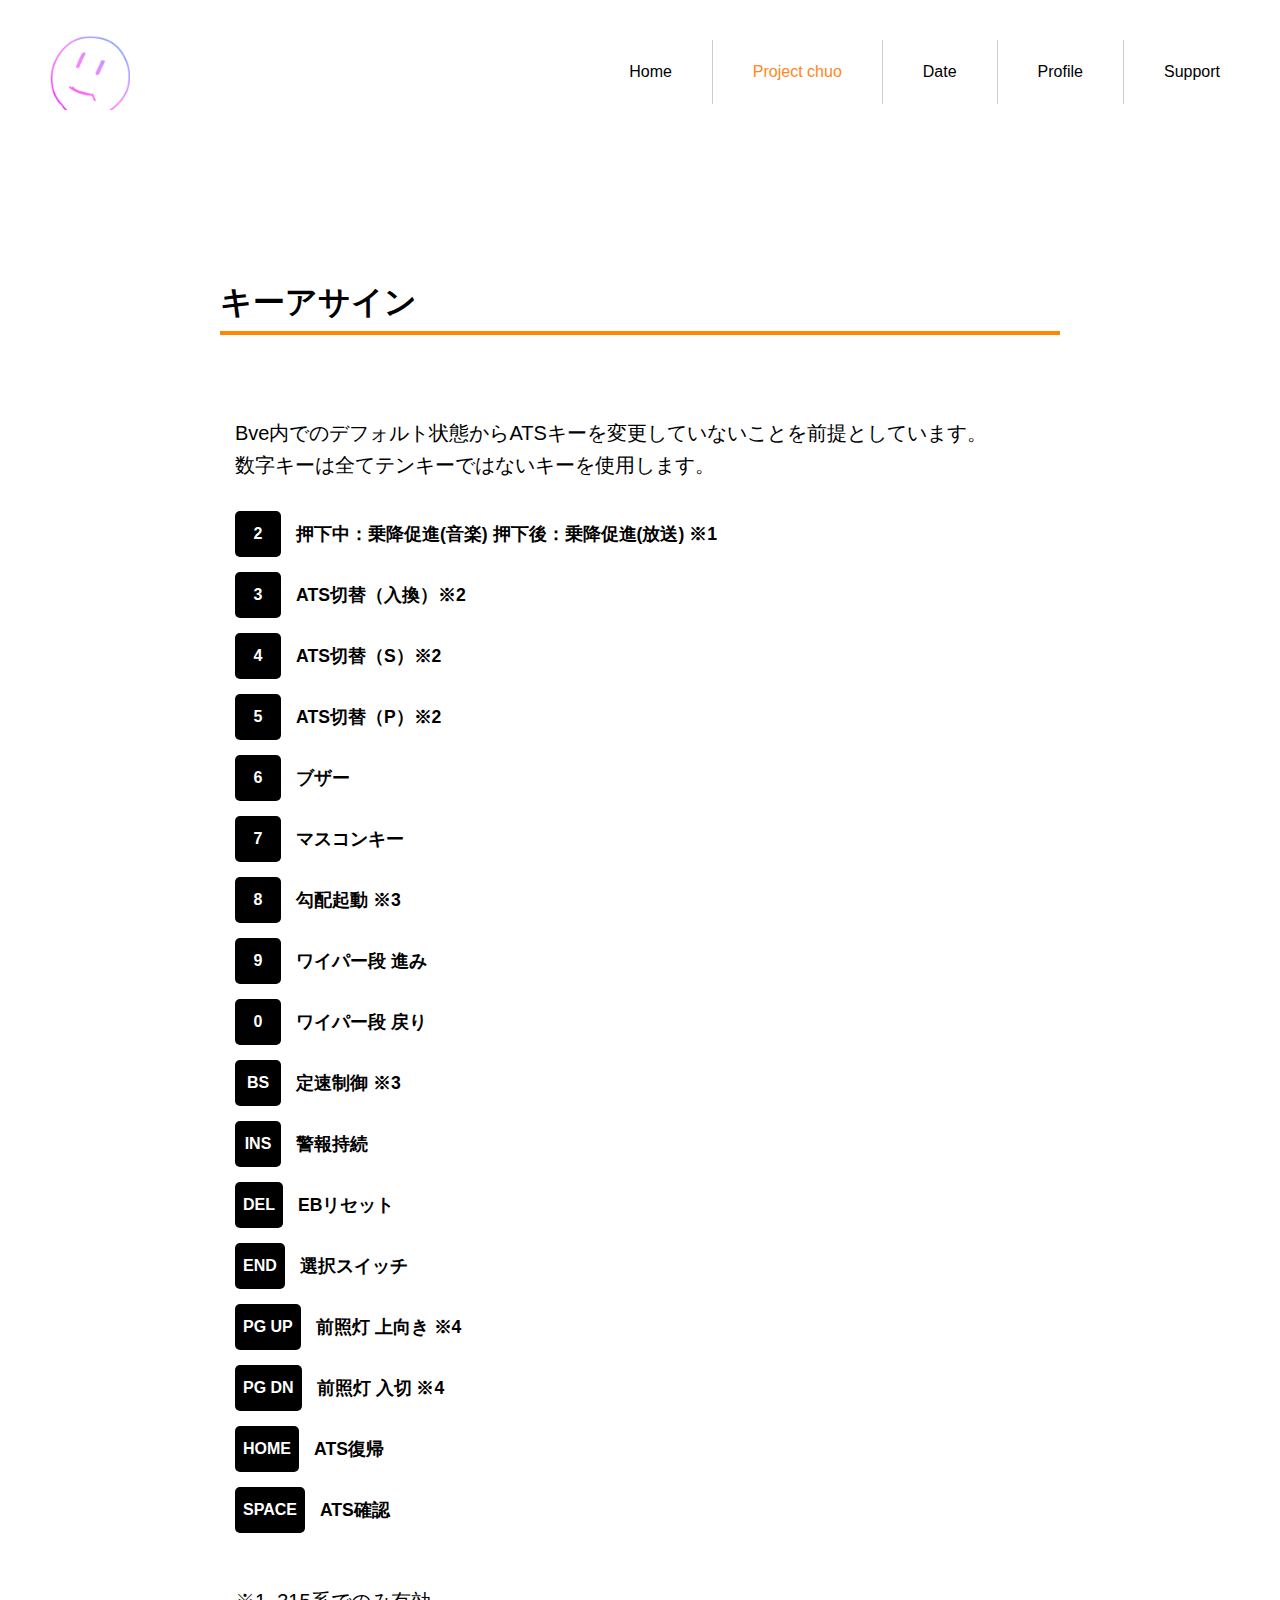
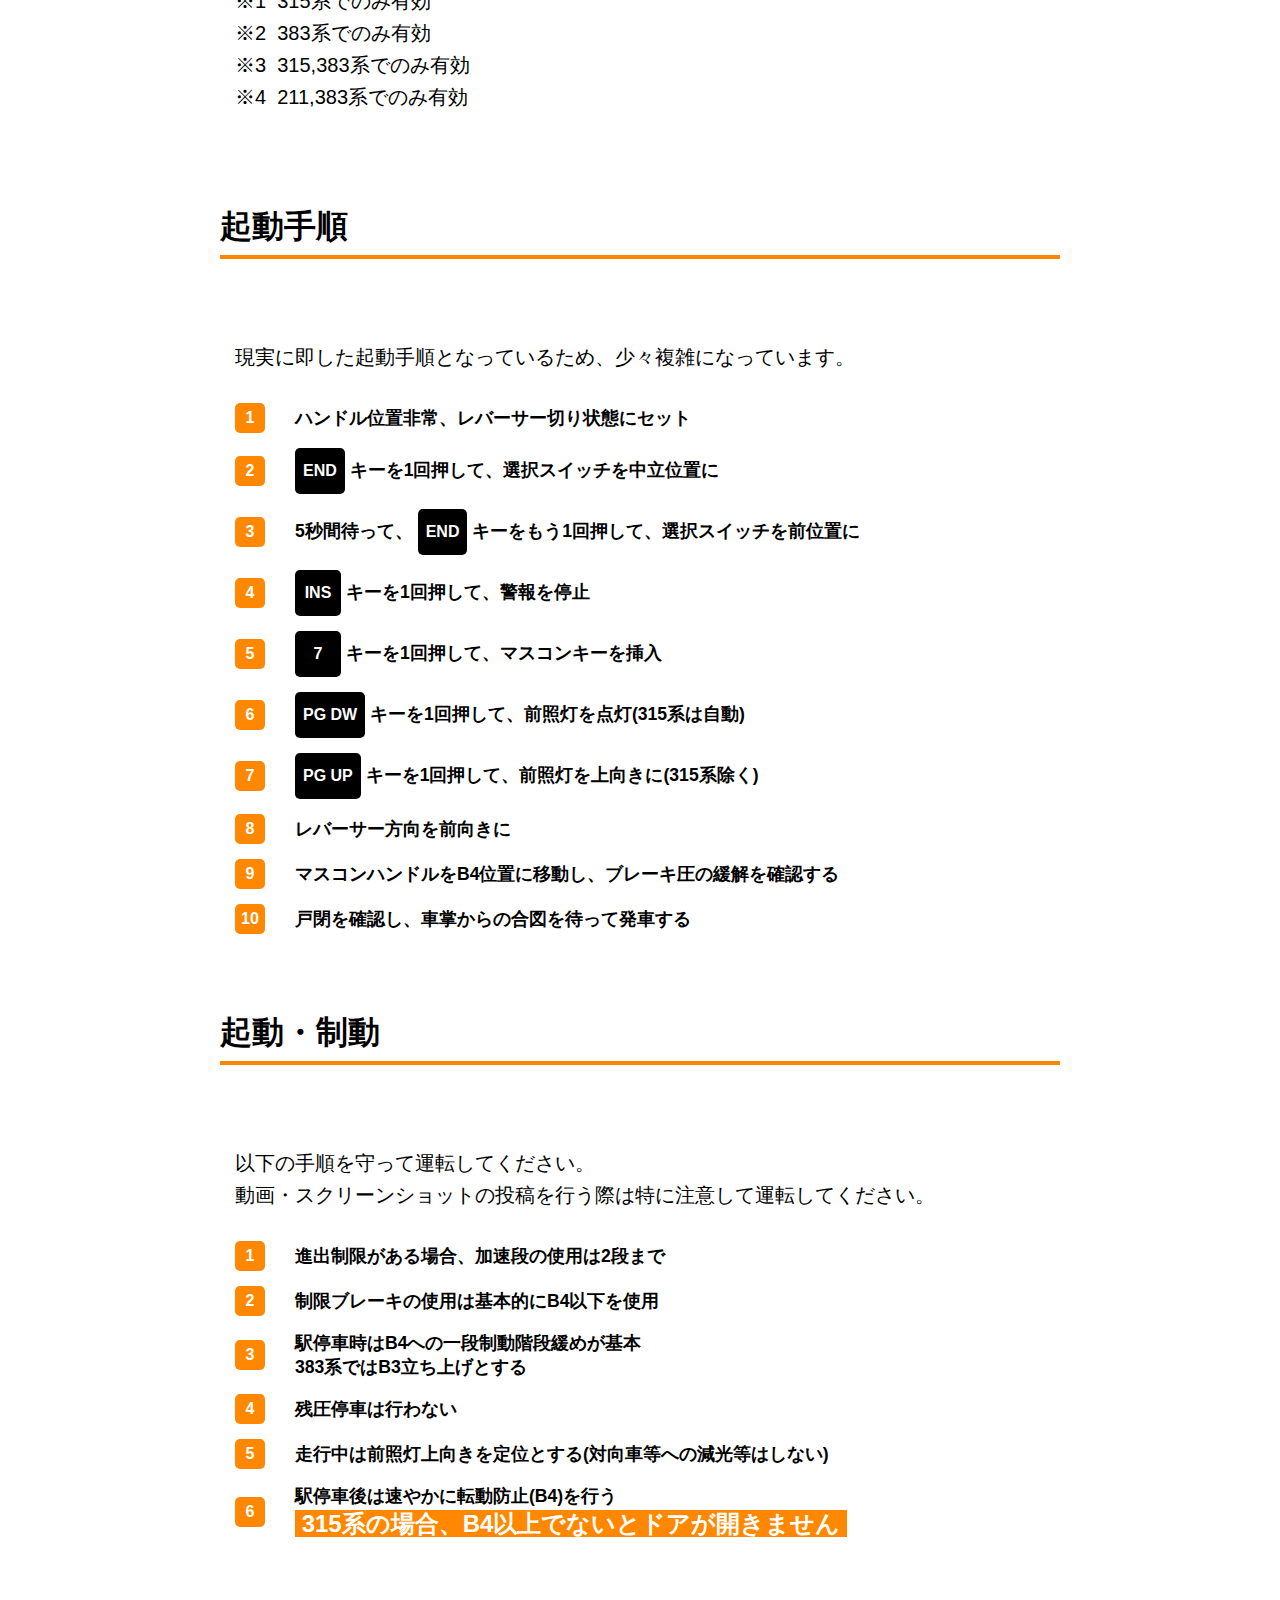
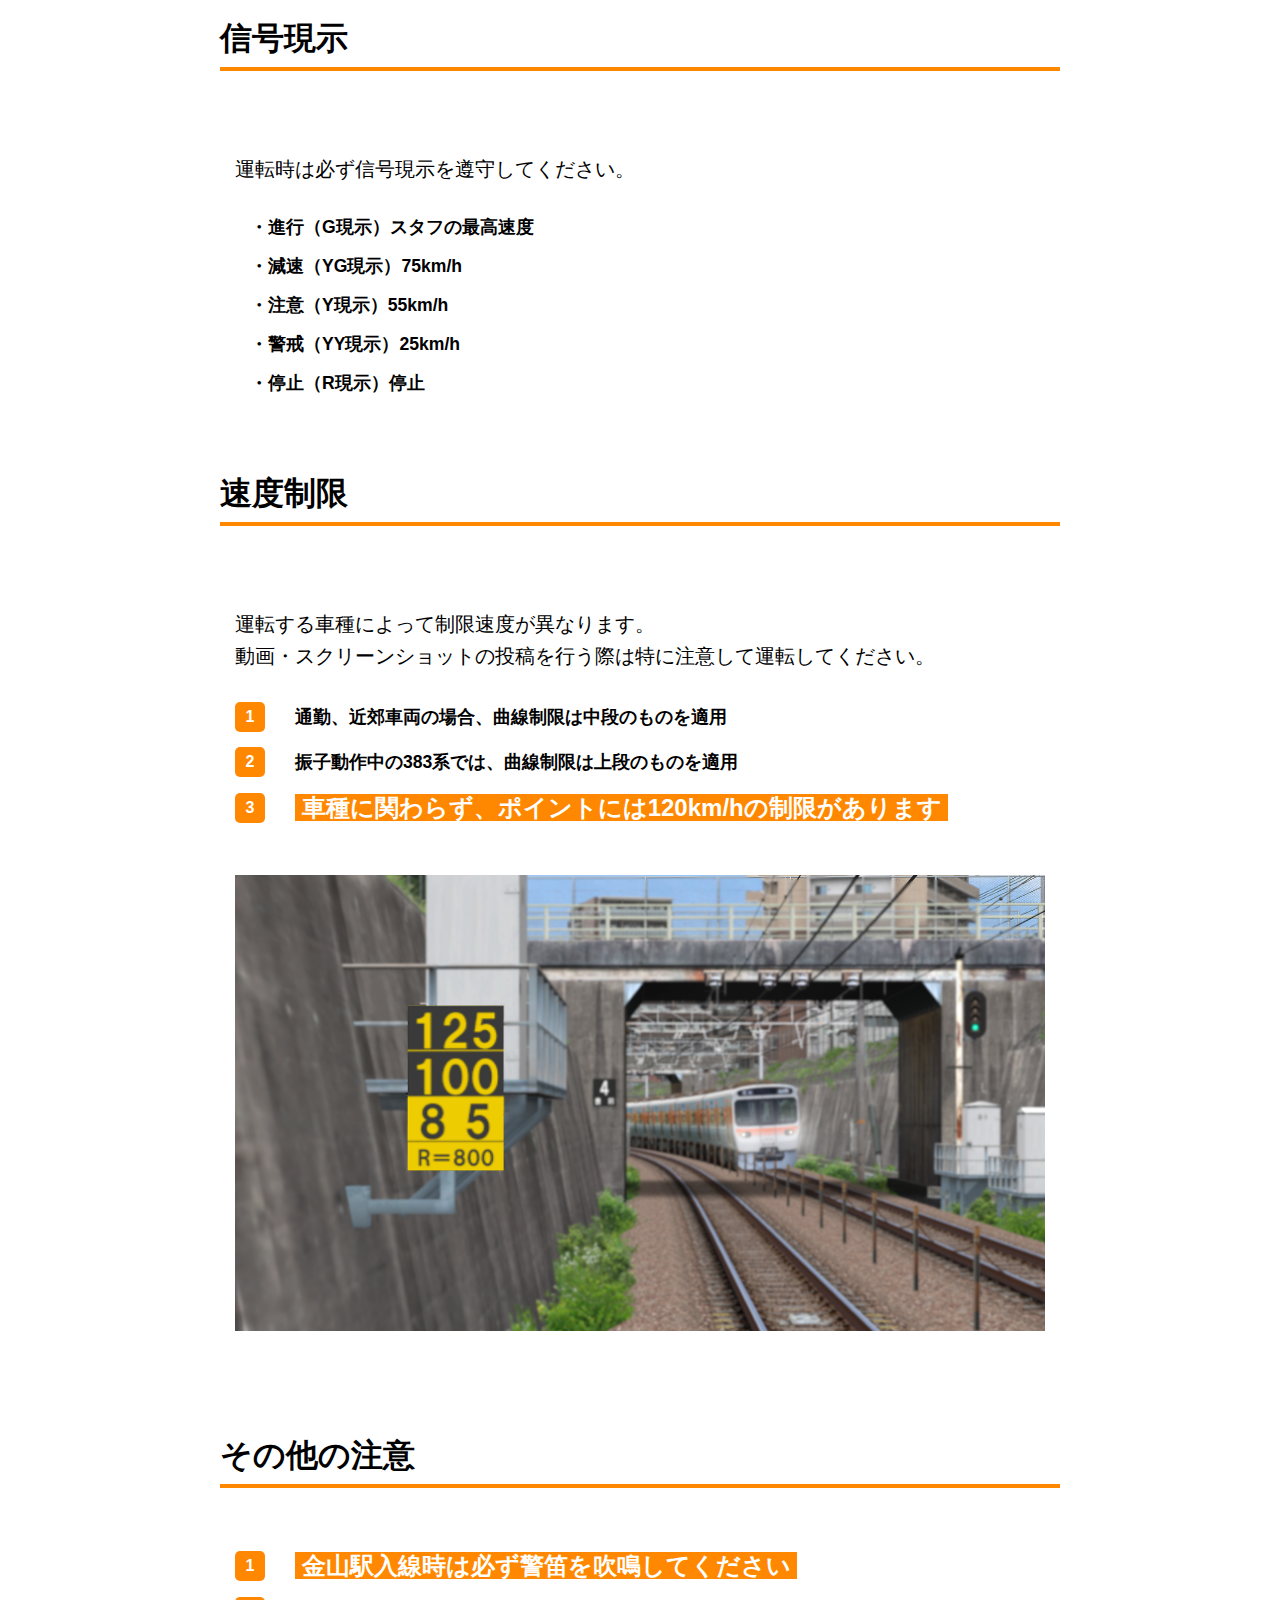
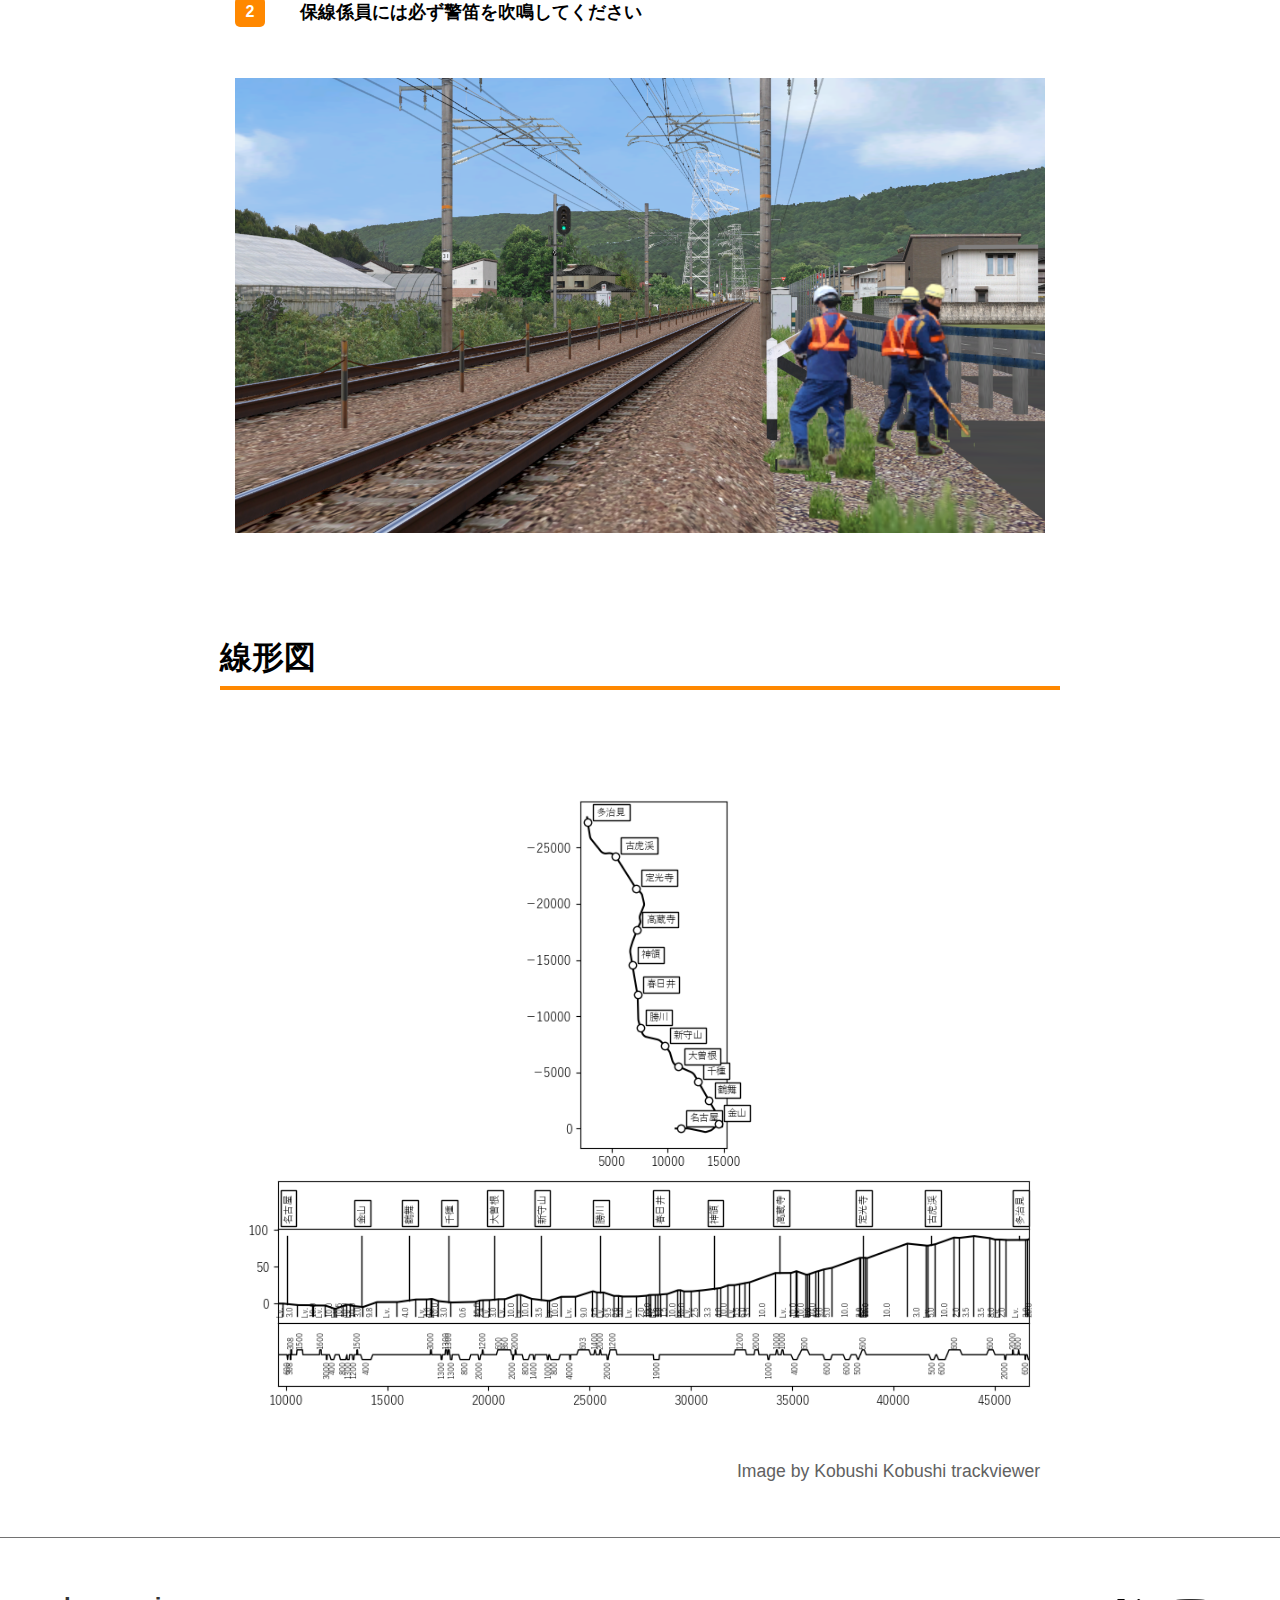
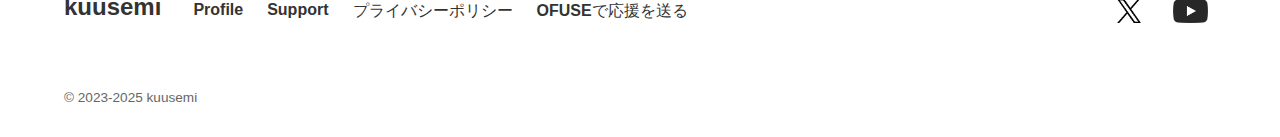
<file: PJ-support.html>
<!DOCTYPE html>
<html lang="ja">
<head>

<!-- Google Tag Manager -->
<script>(function(w,d,s,l,i){w[l]=w[l]||[];w[l].push({'gtm.start':
new Date().getTime(),event:'gtm.js'});var f=d.getElementsByTagName(s)[0],
j=d.createElement(s),dl=l!='dataLayer'?'&l='+l:'';j.async=true;j.src=
'https://www.googletagmanager.com/gtm.js?id='+i+dl;f.parentNode.insertBefore(j,f);
})(window,document,'script','dataLayer','GTM-NS23Q8CD');</script>
<!-- End Google Tag Manager -->

  <meta charset="UTF-8">
  <meta name="viewport" content="width=device-width, initial-scale=1.0">
  <title>中央西線 Support | kuusemi</title>
  <link rel="stylesheet" href="profile.css">
  <link rel="stylesheet" href="PJ-support.css">
  <link rel="icon" type="image/png" href="/images/favicon/favicon_pj.png">

        <!-- OGP -->
<meta property="og:title" content="kuusemi">
<meta property="og:type" content="article">
<meta property="og:url" content="https://kuusemi.net/PJ-support.html">
<meta property="og:image" content="https://kuusemi.net/images/ogp/ogp_pj.png">
<meta property="og:site_name" content="中央西線 Support">
<meta property="og:description" content="中央西線シナリオの操作方法・運転時の注意点を掲載中。">

<!-- Twitter(X)用 -->
<meta name="twitter:card" content="summary_large_image">
<meta name="twitter:site" content="@kuusemi">
<meta name="twitter:title" content="中央西線 Support">
<meta name="twitter:description" content="中央西線シナリオの操作方法・運転時の注意点を掲載中。">

</head>

<!-- Google tag (gtag.js) -->
<script async src="https://www.googletagmanager.com/gtag/js?id=G-LDPML6YFDR"></script>
<script>
  window.dataLayer = window.dataLayer || [];
  function gtag(){dataLayer.push(arguments);}
  gtag('js', new Date());

  gtag('config', 'G-LDPML6YFDR');
</script>


<body>

<!-- Google Tag Manager (noscript) -->
<noscript><iframe src="https://www.googletagmanager.com/ns.html?id=GTM-NS23Q8CD"
height="0" width="0" style="display:none;visibility:hidden"></iframe></noscript>
<!-- End Google Tag Manager (noscript) -->
 
<!-- ヘッダー読み込み -->
<div id="header-container"></div>

<script>
  fetch("header.html")
    .then(res => res.text())
    .then(html => {
      document.getElementById("header-container").innerHTML = html;
      initHeaderMenu();
    })
    .catch(err => console.error("ヘッダー読み込みエラー:", err));
</script>

<script src="header.js"></script>
  
<div id="header-spacer"></div>

  <div class="container">
    <header>
        <h2 class="h2-title">中央西線 Support</h2>
    </header>
  </div>

<section class="key">
  <div class="container">
    <header>
      <h3>キーアサイン</h3>
    </header>


<div class="key-container">
        <p class="key-description-top">Bve内でのデフォルト状態からATSキーを変更していないことを前提としています。
          <br>数字キーは全てテンキーではないキーを使用します。
        </p>
        
        <div class="key-list">

          <div class="key-list-item">
            <span class="key-number">2</span>
              <span class="key-item-text">
					      <a class="p-key">
						    押下中：乗降促進(音楽) 押下後：乗降促進(放送) ※1
                </a>
				      </span>
          </div>

          <div class="key-list-item">
            <span class="key-number">3</span>
              <span class="key-item-text">
					      <a class="p-key">
						    ATS切替（入換）※2
                </a>
				      </span>
          </div>

          <div class="key-list-item">
            <span class="key-number">4</span>
              <span class="key-item-text">
					      <a class="p-key">
						    ATS切替（S）※2
                </a>
				      </span>
          </div>

          <div class="key-list-item">
            <span class="key-number">5</span>
              <span class="key-item-text">
					      <a class="p-key">
						    ATS切替（P）※2
                </a>
				      </span>
          </div>

          <div class="key-list-item">
            <span class="key-number">6</span>
              <span class="key-item-text">
					      <a class="p-key">
						    ブザー
                </a>
				      </span>
          </div>


          <div class="key-list-item">
            <span class="key-number">7</span>
              <span class="key-item-text">
					      <a class="p-key">
						    マスコンキー
                </a>
				    </span>
          </div>


        <div class="key-list-item">
          <span class="key-number">8</span>
            <span class="key-item-text">
					    <a class="p-key">
						  勾配起動 ※3
              </a>
				    </span>
        </div>

        <div class="key-list-item">
          <span class="key-number">9</span>
            <span class="key-item-text">
					    <a class="p-key">
						    ワイパー段 進み
              </a>
				    </span>
        </div>

        <div class="key-list-item">
          <span class="key-number">0</span>
            <span class="key-item-text">
					    <a class="p-key">
						  ワイパー段 戻り
              </a>
				    </span>
        </div>

        <div class="key-list-item">
          <span class="key-number">BS</span>
            <span class="key-item-text">
					    <a class="p-key">
						  定速制御 ※3
              </a>
				    </span>
        </div>

        <div class="key-list-item">
          <span class="key-number">INS</span>
            <span class="key-item-text">
					    <a class="p-key">
						  警報持続
              </a>
				    </span>
        </div>

        <div class="key-list-item">
          <span class="key-number">DEL</span>
            <span class="key-item-text">
					    <a class="p-key">
						  EBリセット
              </a>
				    </span>
        </div>

        <div class="key-list-item">
          <span class="key-number">END</span>
            <span class="key-item-text">
					    <a class="p-key">
						  選択スイッチ
              </a>
				    </span>
        </div>

        
        <div class="key-list-item">
          <span class="key-number">PG UP</span>
            <span class="key-item-text">
					    <a class="p-key">
						  前照灯 上向き ※4
              </a>
				    </span>
        </div>

        <div class="key-list-item">
          <span class="key-number">PG DN</span>
            <span class="key-item-text">
					    <a class="p-key">
						    前照灯 入切 ※4
              </a>
				    </span>
        </div>



        <div class="key-list-item">
          <span class="key-number">HOME</span>
            <span class="key-item-text">
					    <a class="p-key">
						  ATS復帰
              </a>
				    </span>
        </div>


        <div class="key-list-item">
          <span class="key-number">SPACE</span>
            <span class="key-item-text">
					    <a class="p-key">
						  ATS確認
              </a>
				    </span>
        </div>

        <p class="key-description-top">
						  <br>
              ※1&nbsp;&nbsp;315系でのみ有効<br>
              ※2&nbsp;&nbsp;383系でのみ有効<br>
              ※3&nbsp;&nbsp;315,383系でのみ有効<br>
              ※4&nbsp;&nbsp;211,383系でのみ有効<br>
        </p>
  </div>
</section>

<section class="key">
  <div class="container">
    <header>
      <h3>起動手順</h3>
    </header>

    <div class="key-container">
    <p class="key-description-top">現実に即した起動手順となっているため、少々複雑になっています。
        </p>
        
        <div class="key-list">


          <div class="key-list-item">
            <span class="start-number">1</span>
              <span class="key-item-text">
                <a class="p-key">ハンドル位置非常、レバーサー切り状態にセット
                </a>
				      </span>
          </div>

          <div class="key-list-item">
            <span class="start-number">2</span>
              <span class="key-item-text">
						    <span class="key-number">END</span>
                <a class="p-key">キーを1回押して、選択スイッチを中立位置に
                </a>
				      </span>
          </div>

          <div class="key-list-item">
            <span class="start-number">3</span>
              <span class="key-item-text">
                <a class="p-key">5秒間待って、
                  <span class="key-number">END</span>
                  キーをもう1回押して、選択スイッチを前位置に
                </a>
				      </span>
          </div>

          <div class="key-list-item">
            <span class="start-number">4</span>
              <span class="key-item-text">
						    <span class="key-number">INS</span>
                <a class="p-key">キーを1回押して、警報を停止
                </a>
				      </span>
          </div>


          <div class="key-list-item">
            <span class="start-number">5</span>
              <span class="key-item-text">
						    <span class="key-number">7</span>
                <a class="p-key">キーを1回押して、マスコンキーを挿入
                </a>
				      </span>
          </div>

          <div class="key-list-item">
            <span class="start-number">6</span>
              <span class="key-item-text">
						    <span class="key-number">PG DW</span>
                <a class="p-key">キーを1回押して、前照灯を点灯(315系は自動)
                </a>
				      </span>
          </div>

          <div class="key-list-item">
            <span class="start-number">7</span>
              <span class="key-item-text">
						    <span class="key-number">PG UP</span>
                <a class="p-key">キーを1回押して、前照灯を上向きに(315系除く)
                </a>
				      </span>
          </div>


          <div class="key-list-item">
            <span class="start-number">8</span>
              <span class="key-item-text">
                <a class="p-key">レバーサー方向を前向きに
                </a>
				      </span>
          </div>


          <div class="key-list-item">
            <span class="start-number">9</span>
              <span class="key-item-text">
                <a class="p-key">マスコンハンドルをB4位置に移動し、ブレーキ圧の緩解を確認する
                </a>
				      </span>
          </div>

          <div class="key-list-item">
            <span class="start-number">10</span>
              <span class="key-item-text">
                <a class="p-key">戸閉を確認し、車掌からの合図を待って発車する
                </a>
				      </span>
          </div>


    </div>
  </div>


</section>







<section class="key">
  <div class="container">
    <header>
      <h3>起動・制動</h3>
    </header>

    <div class="key-container">
    <p class="key-description-top">以下の手順を守って運転してください。
          <br>動画・スクリーンショットの投稿を行う際は特に注意して運転してください。
        </p>
        
        <div class="key-list">

          <div class="key-list-item">
            <span class="start-number">1</span>
              <span class="key-item-text">
                <a class="p-key">進出制限がある場合、加速段の使用は2段まで
                </a>
				      </span>
          </div>

          <div class="key-list-item">
            <span class="start-number">2</span>
              <span class="key-item-text">
                <a class="p-key">
                  制限ブレーキの使用は基本的にB4以下を使用
                </a>
				      </span>
          </div>

          <div class="key-list-item">
            <span class="start-number">3</span>
              <span class="key-item-text">
                <a class="p-key">
                  駅停車時はB4への一段制動階段緩めが基本<br>383系ではB3立ち上げとする
                </a>
				      </span>
          </div>


          <div class="key-list-item">
            <span class="start-number">4</span>
              <span class="key-item-text">
                <a class="p-key">残圧停車は行わない
                </a>
				      </span>
          </div>

          

          <div class="key-list-item">
            <span class="start-number">5</span>
              <span class="key-item-text">
                <a class="p-key">走行中は前照灯上向きを定位とする(対向車等への減光等はしない)
                </a>
				      </span>
          </div>

          <div class="key-list-item">
            <span class="start-number">6</span>
              <span class="key-item-text">
                <a class="p-key">駅停車後は速やかに転動防止(B4)を行う
                  <br>
                </a>
                <a class="b4-315">&nbsp;315系の場合、B4以上でないとドアが開きません&nbsp;</a>
				      </span>
          </div>



    </div>
  </div>


</section>

<section class="key">
  <div class="container">
    <header>
      <h3>信号現示</h3>
    </header>

    <div class="key-container">
    <p class="key-description-top">運転時は必ず信号現示を遵守してください。
        </p>
        
        <div class="key-list">

          <div class="key-list-item">
              <span class="key-item-text">
                <a class="p-key">・進行（G現示）スタフの最高速度
                </a>
				      </span>
          </div>

          <div class="key-list-item">
              <span class="key-item-text">
                <a class="p-key">
                  ・減速（YG現示）75km/h
                </a>
				      </span>
          </div>

          <div class="key-list-item">
              <span class="key-item-text">
                <a class="p-key">
                  ・注意（Y現示）55km/h
                </a>
				      </span>
          </div>

          <div class="key-list-item">
              <span class="key-item-text">
                <a class="p-key">
                  ・警戒（YY現示）25km/h
                </a>
				      </span>
          </div>

          <div class="key-list-item">
              <span class="key-item-text">
                <a class="p-key">
                  ・停止（R現示）停止
                </a>
				      </span>
          </div>

    </div>
  </div>
</section>

<section class="key">
  <div class="container">
    <header>
      <h3>速度制限</h3>
    </header>

    <div class="key-container">
    <p class="key-description-top">運転する車種によって制限速度が異なります。
          <br>動画・スクリーンショットの投稿を行う際は特に注意して運転してください。
        </p>
        
        <div class="key-list">

          <div class="key-list-item">
            <span class="start-number">1</span>
              <span class="key-item-text">
                <a class="p-key">通勤、近郊車両の場合、曲線制限は中段のものを適用
                </a>
				      </span>
          </div>

          <div class="key-list-item">
            <span class="start-number">2</span>
              <span class="key-item-text">
                <a class="p-key">
                  振子動作中の383系では、曲線制限は上段のものを適用
                </a>
				      </span>
          </div>

          <div class="key-list-item">
            <span class="start-number">3</span>
              <span class="key-item-text">
                <a class="p-key">
                  <a class="b4-315">&nbsp;車種に関わらず、ポイントには120km/hの制限があります&nbsp;</a>
                </a>
				      </span>
          </div>

          <img class="speedlimit" src="images/splim.png" alt="速度制限標識">
    </div>
  </div>


</section>


<section class="key">
  <div class="container">
    <header>
      <h3>その他の注意</h3>
    </header>

    <div class="key-container">        
        <div class="key-list">

          <div class="key-list-item">
            <span class="start-number">1</span>
              <span class="key-item-text">
                <a class="p-key">
                  <a class="b4-315">&nbsp;金山駅入線時は必ず警笛を吹鳴してください&nbsp;</a>
                </a>
				      </span>
          </div>

          <div class="key-list-item">
            <span class="start-number">2</span>
              <span class="key-item-text">
                <a class="p-key">
                  &nbsp;保線係員には必ず警笛を吹鳴してください&nbsp;
                </a>
				      </span>
          </div>


          <img class="speedlimit" src="images/maintenance.png" alt="速度制限標識">

    </div>
  </div>
</section>



<section class="key">
  <div class="container">
    <header>
      <h3>線形図</h3>
    </header>

    <div class="key-container">        
      <div class="key-list">
      <img class="speedlimit" src="images/chuo west track.png" alt="線形図">

        <div class="trackviewer-item">
          <span class="key-item-text">
            <a class="trackviewer">
                 &nbsp;Image by Kobushi Kobushi trackviewer&nbsp;
            </a>
          </span>
        </div>

      </div>
    </div>
  </div>
</section>


    <!-- フッター読み込み -->
  <div id="footer-container"></div>
  <script>
    fetch("footer.html")
      .then(res => res.text())
      .then(html => document.getElementById("footer-container").innerHTML = html)
      .catch(err => console.error("フッター読み込みエラー:", err));
  </script>
</body>
</html>
</file>
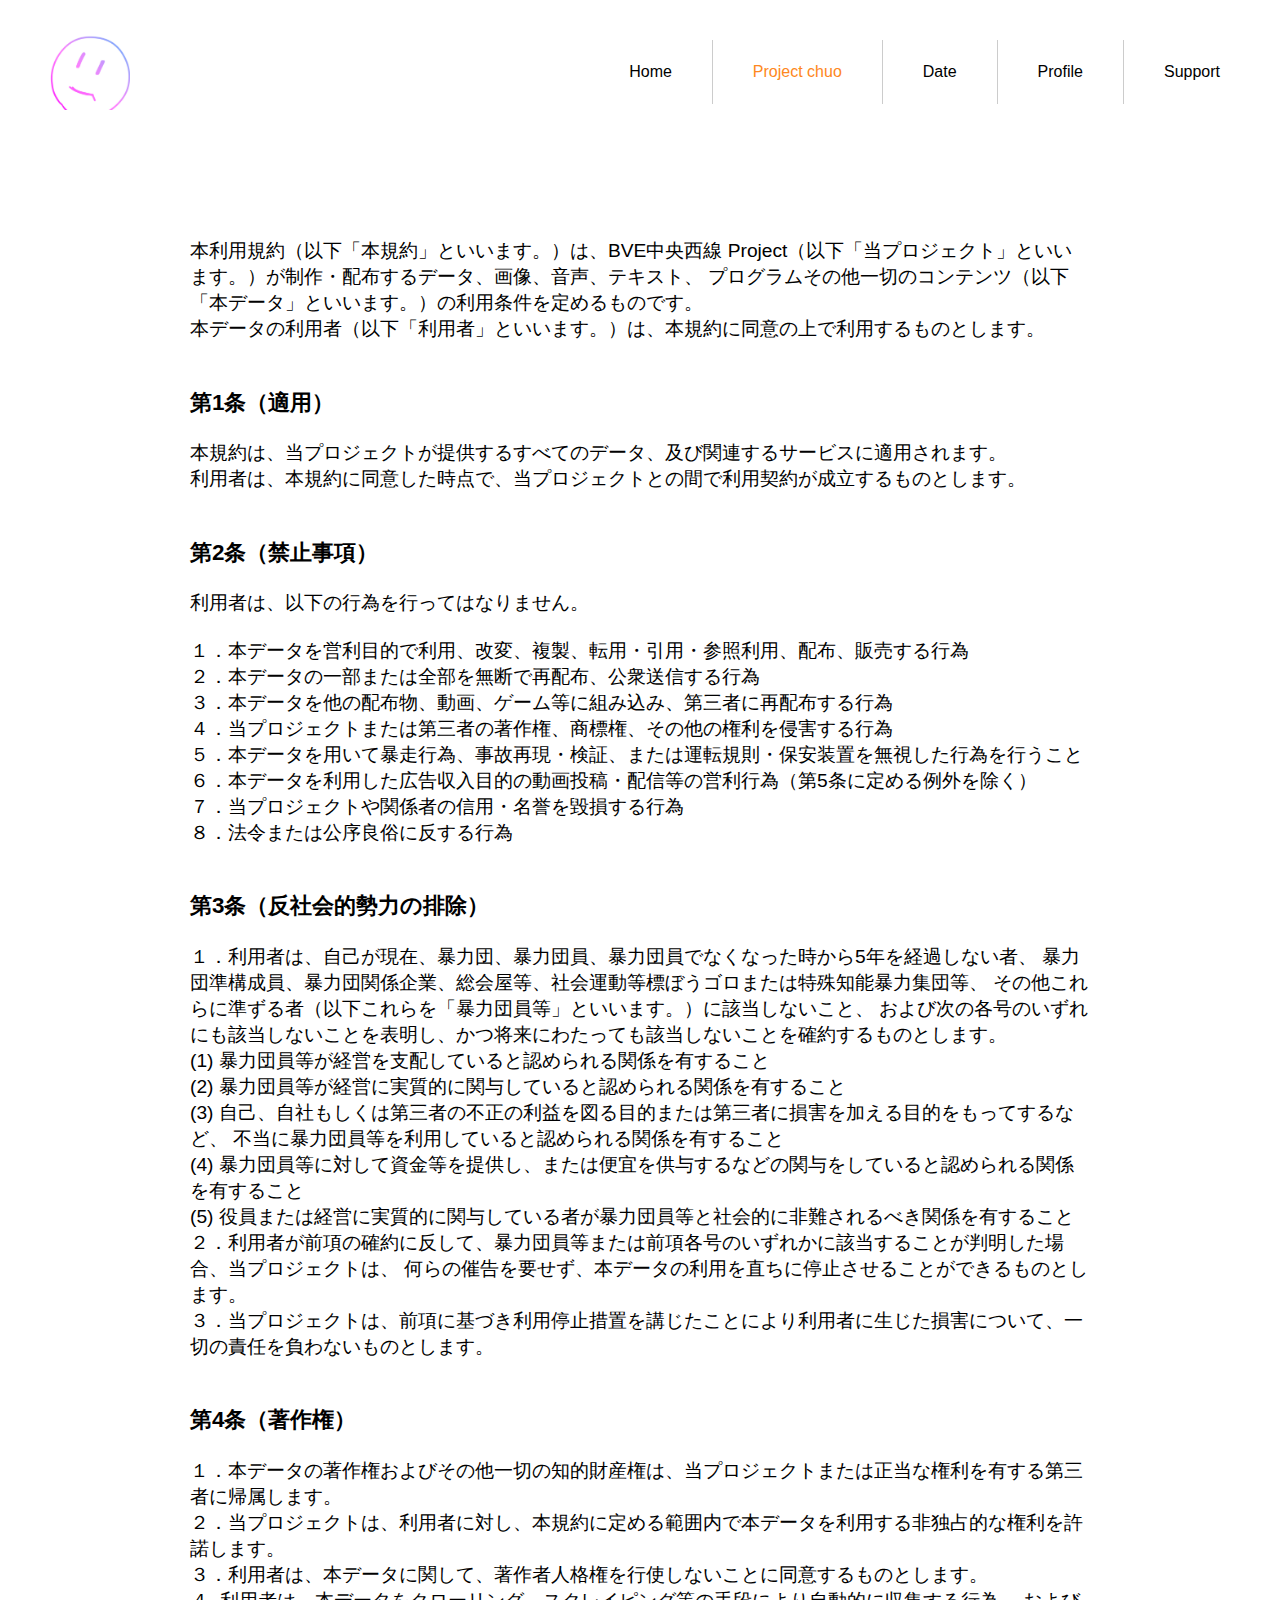
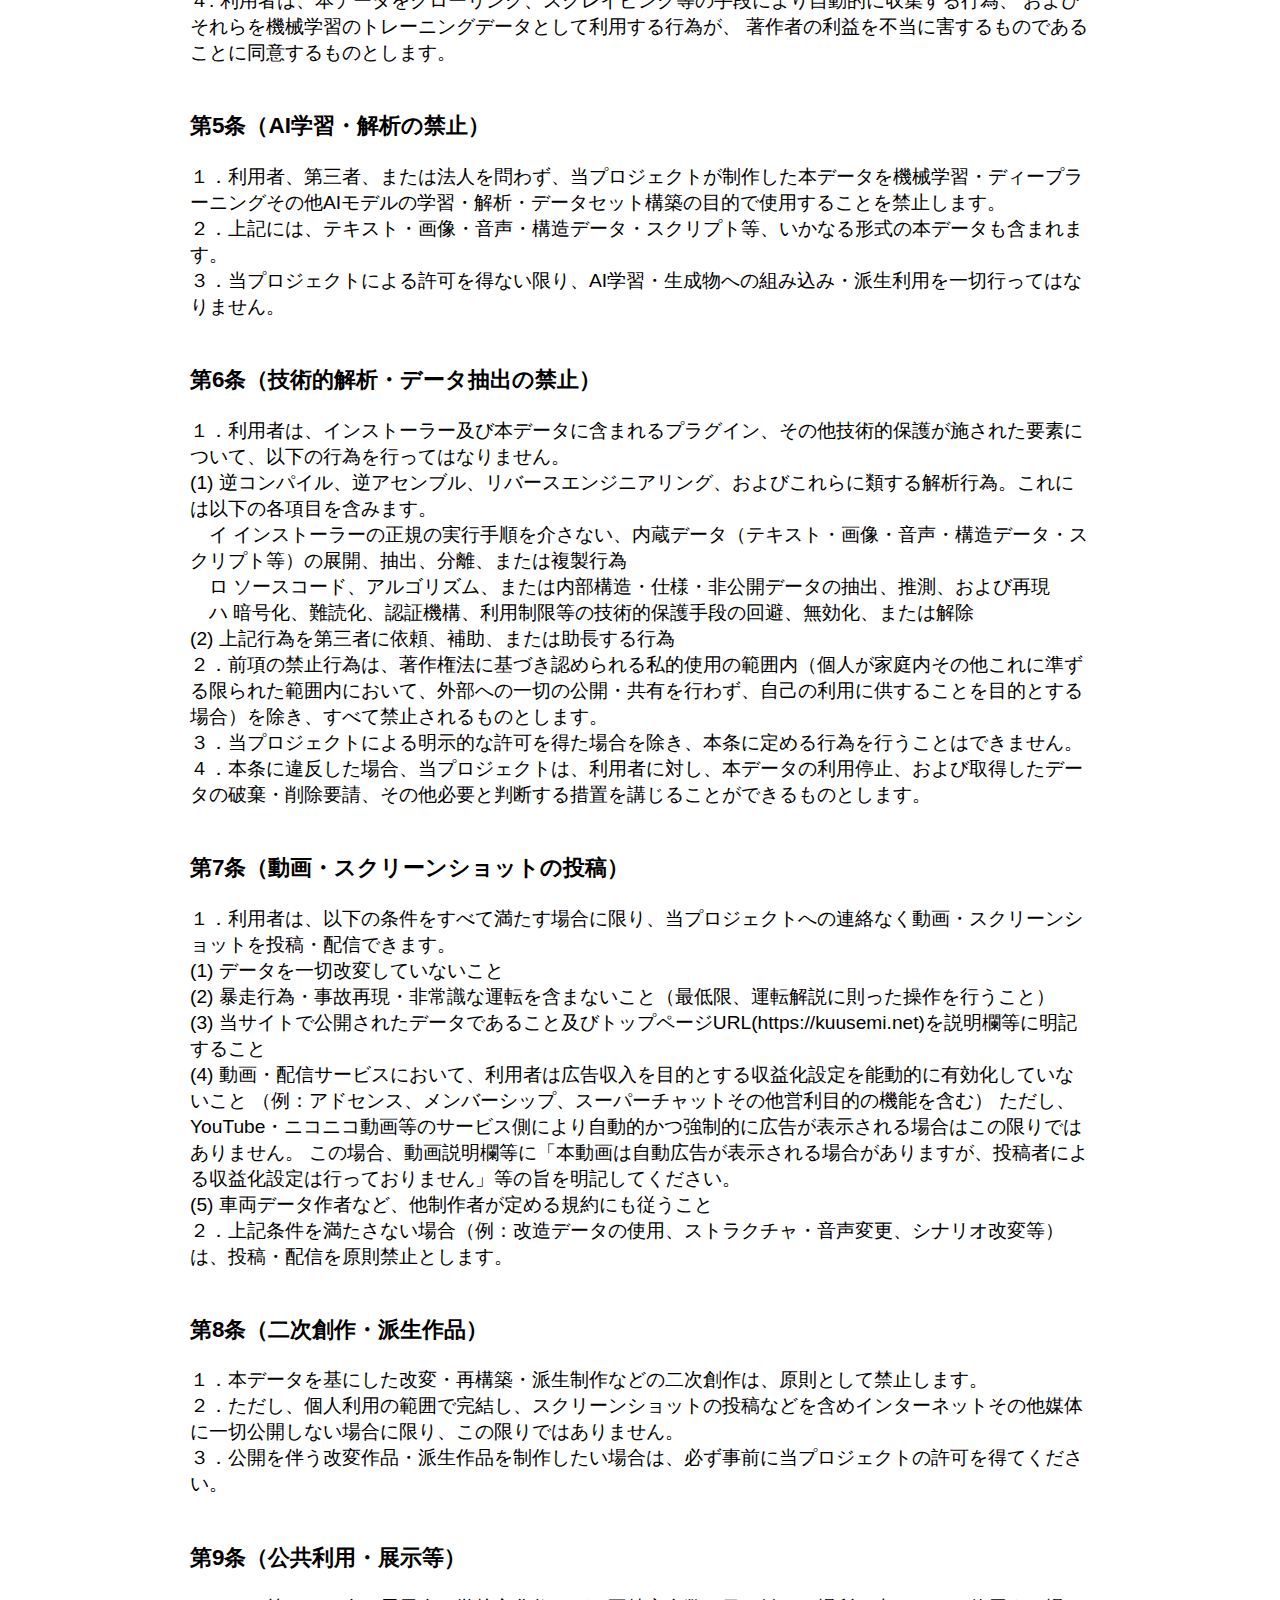
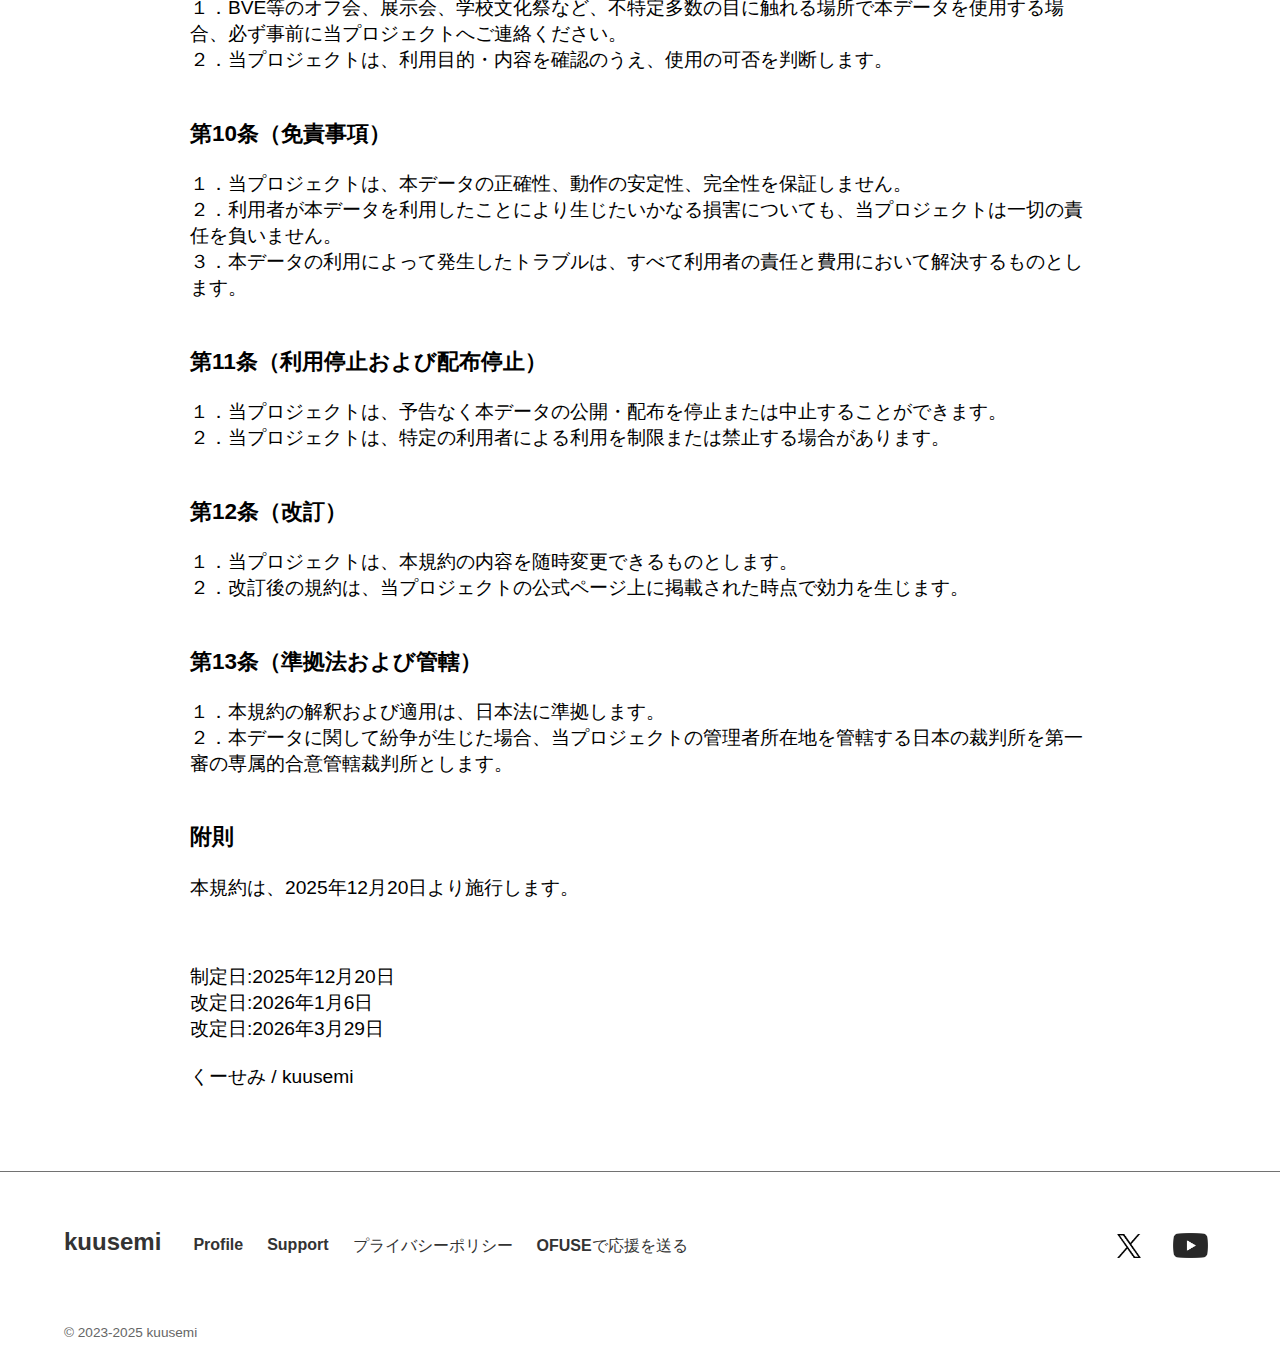
<file: PJ-ToU.html>
<!DOCTYPE html>
<html lang="ja">
<head>

<!-- Google Tag Manager -->
<script>(function(w,d,s,l,i){w[l]=w[l]||[];w[l].push({'gtm.start':
new Date().getTime(),event:'gtm.js'});var f=d.getElementsByTagName(s)[0],
j=d.createElement(s),dl=l!='dataLayer'?'&l='+l:'';j.async=true;j.src=
'https://www.googletagmanager.com/gtm.js?id='+i+dl;f.parentNode.insertBefore(j,f);
})(window,document,'script','dataLayer','GTM-NS23Q8CD');</script>
<!-- End Google Tag Manager -->


  <meta charset="UTF-8">
  <meta name="viewport" content="width=device-width, initial-scale=1.0">
  <title>BVE 中央西線シナリオ 利用規約 | kuusemi</title>
  <link rel="stylesheet" href="profile.css">
  <link rel="icon" type="image/png" href="/images/favicon/favicon_pj.png">

          <!-- OGP -->
<meta property="og:title" content="kuusemi">
<meta property="og:type" content="article">
<meta property="og:url" content="https://kuusemi.net/PJ-ToU.html">
<meta property="og:image" content="https://kuusemi.net/images/ogp/ogp_pj.png">
<meta property="og:site_name" content="BVE 中央西線シナリオ 利用規約">
<meta property="og:description" content="データのダウンロード前に必ずご確認ください。">

<!-- Twitter(X)用 -->
<meta name="twitter:card" content="summary_large_image">
<meta name="twitter:site" content="@kuusemi">
<meta name="twitter:title" content="BVE 中央西線シナリオ 利用規約">
<meta name="twitter:description" content="データのダウンロード前に必ずご確認ください。">

</head>

<!-- Google tag (gtag.js) -->
<script async src="https://www.googletagmanager.com/gtag/js?id=G-LDPML6YFDR"></script>
<script>
  window.dataLayer = window.dataLayer || [];
  function gtag(){dataLayer.push(arguments);}
  gtag('js', new Date());

  gtag('config', 'G-LDPML6YFDR');
</script>

<body>

<!-- Google Tag Manager (noscript) -->
<noscript><iframe src="https://www.googletagmanager.com/ns.html?id=GTM-NS23Q8CD"
height="0" width="0" style="display:none;visibility:hidden"></iframe></noscript>
<!-- End Google Tag Manager (noscript) -->
 
<!-- ヘッダー読み込み -->
<div id="header-container"></div>

<script>
  fetch("header.html")
    .then(res => res.text())
    .then(html => {
      document.getElementById("header-container").innerHTML = html;
      initHeaderMenu();
    })
    .catch(err => console.error("ヘッダー読み込みエラー:", err));
</script>

<script src="header.js"></script>
  
<div id="header-spacer"></div>


  <div class="container">
    <header>
        <h2 class="pj">BVE 中央西線シナリオ 利用規約</h2>
    </header>
  </div>

  <div class="container">
    <p>
        本利用規約（以下「本規約」といいます。）は、BVE中央西線 Project（以下「当プロジェクト」といいます。）が制作・配布するデータ、画像、音声、テキスト、
        プログラムその他一切のコンテンツ（以下「本データ」といいます。）の利用条件を定めるものです。
        <br>本データの利用者（以下「利用者」といいます。）は、本規約に同意の上で利用するものとします。
        <br>
        <br>
    </p>
    <h3>
            第1条（適用）
    </h3>
        <p>本規約は、当プロジェクトが提供するすべてのデータ、及び関連するサービスに適用されます。
        <br>利用者は、本規約に同意した時点で、当プロジェクトとの間で利用契約が成立するものとします。
        <br>
        <br>
        </p>
    <h3>
            第2条（禁止事項）
    </h3>
        <p>
            利用者は、以下の行為を行ってはなりません。
            <br>
            <br>
            １．本データを営利目的で利用、改変、複製、転用・引用・参照利用、配布、販売する行為
            <br>
            ２．本データの一部または全部を無断で再配布、公衆送信する行為
            <br>
            ３．本データを他の配布物、動画、ゲーム等に組み込み、第三者に再配布する行為
            <br>
            ４．当プロジェクトまたは第三者の著作権、商標権、その他の権利を侵害する行為
            <br>
            ５．本データを用いて暴走行為、事故再現・検証、または運転規則・保安装置を無視した行為を行うこと
            <br>
            ６．本データを利用した広告収入目的の動画投稿・配信等の営利行為（第5条に定める例外を除く）
            <br>
            ７．当プロジェクトや関係者の信用・名誉を毀損する行為
            <br>
            ８．法令または公序良俗に反する行為
            <br>
            <br>
        </p>

    <h3>
            第3条（反社会的勢力の排除）
    </h3>
        <p>
            １．利用者は、自己が現在、暴力団、暴力団員、暴力団員でなくなった時から5年を経過しない者、
            暴力団準構成員、暴力団関係企業、総会屋等、社会運動等標ぼうゴロまたは特殊知能暴力集団等、
            その他これらに準ずる者（以下これらを「暴力団員等」といいます。）に該当しないこと、
            および次の各号のいずれにも該当しないことを表明し、かつ将来にわたっても該当しないことを確約するものとします。
            <br>
            (1) 暴力団員等が経営を支配していると認められる関係を有すること
            <br>
            (2) 暴力団員等が経営に実質的に関与していると認められる関係を有すること
            <br>
            (3) 自己、自社もしくは第三者の不正の利益を図る目的または第三者に損害を加える目的をもってするなど、
            不当に暴力団員等を利用していると認められる関係を有すること
            <br>
            (4) 暴力団員等に対して資金等を提供し、または便宜を供与するなどの関与をしていると認められる関係を有すること
            <br>
            (5) 役員または経営に実質的に関与している者が暴力団員等と社会的に非難されるべき関係を有すること
            <br>
            ２．利用者が前項の確約に反して、暴力団員等または前項各号のいずれかに該当することが判明した場合、当プロジェクトは、
            何らの催告を要せず、本データの利用を直ちに停止させることができるものとします。
            <br>
            ３．当プロジェクトは、前項に基づき利用停止措置を講じたことにより利用者に生じた損害について、一切の責任を負わないものとします。
            <br>
            <br>
        </p>

    <h3>
            第4条（著作権）
    </h3>
        <p>
            １．本データの著作権およびその他一切の知的財産権は、当プロジェクトまたは正当な権利を有する第三者に帰属します。
            <br>
            ２．当プロジェクトは、利用者に対し、本規約に定める範囲内で本データを利用する非独占的な権利を許諾します。
            <br>
            ３．利用者は、本データに関して、著作者人格権を行使しないことに同意するものとします。
            <br>
            ４. 利用者は、本データをクローリング、スクレイピング等の手段により自動的に収集する行為、
            およびそれらを機械学習のトレーニングデータとして利用する行為が、
            著作者の利益を不当に害するものであることに同意するものとします。
            <br>
            <br>
        </p>


    <h3>
            第5条（AI学習・解析の禁止）
    </h3>
        <p>
            １．利用者、第三者、または法人を問わず、当プロジェクトが制作した本データを機械学習・ディープラーニングその他AIモデルの学習・解析・データセット構築の目的で使用することを禁止します。
            <br>
            ２．上記には、テキスト・画像・音声・構造データ・スクリプト等、いかなる形式の本データも含まれます。
            <br>
            ３．当プロジェクトによる許可を得ない限り、AI学習・生成物への組み込み・派生利用を一切行ってはなりません。
            <br>
            <br>
        </p>

    <h3>
            第6条（技術的解析・データ抽出の禁止）
    </h3>
        <p>
            １．利用者は、インストーラー及び本データに含まれるプラグイン、その他技術的保護が施された要素について、以下の行為を行ってはなりません。
            <br>
            (1) 逆コンパイル、逆アセンブル、リバースエンジニアリング、およびこれらに類する解析行為。これには以下の各項目を含みます。
            <br>
            　イ インストーラーの正規の実行手順を介さない、内蔵データ（テキスト・画像・音声・構造データ・スクリプト等）の展開、抽出、分離、または複製行為
            <br>
            　ロ ソースコード、アルゴリズム、または内部構造・仕様・非公開データの抽出、推測、および再現
            <br>
            　ハ 暗号化、難読化、認証機構、利用制限等の技術的保護手段の回避、無効化、または解除
            <br>
            (2) 上記行為を第三者に依頼、補助、または助長する行為
            <br>
            ２．前項の禁止行為は、著作権法に基づき認められる私的使用の範囲内（個人が家庭内その他これに準ずる限られた範囲内において、外部への一切の公開・共有を行わず、自己の利用に供することを目的とする場合）を除き、すべて禁止されるものとします。
            <br>
            ３．当プロジェクトによる明示的な許可を得た場合を除き、本条に定める行為を行うことはできません。
            <br>
            ４．本条に違反した場合、当プロジェクトは、利用者に対し、本データの利用停止、および取得したデータの破棄・削除要請、その他必要と判断する措置を講じることができるものとします。
            <br>
            <br>
        </p>


    <h3>
            第7条（動画・スクリーンショットの投稿）
    </h3>
        <p>
            １．利用者は、以下の条件をすべて満たす場合に限り、当プロジェクトへの連絡なく動画・スクリーンショットを投稿・配信できます。
            <br>
            (1) データを一切改変していないこと
            <br>
            (2) 暴走行為・事故再現・非常識な運転を含まないこと（最低限、運転解説に則った操作を行うこと）
            <br>
            (3) 当サイトで公開されたデータであること及びトップページURL(https://kuusemi.net)を説明欄等に明記すること
            <br>
            (4) 動画・配信サービスにおいて、利用者は広告収入を目的とする収益化設定を能動的に有効化していないこと
            （例：アドセンス、メンバーシップ、スーパーチャットその他営利目的の機能を含む） 
            ただし、YouTube・ニコニコ動画等のサービス側により自動的かつ強制的に広告が表示される場合はこの限りではありません。
            この場合、動画説明欄等に「本動画は自動広告が表示される場合がありますが、投稿者による収益化設定は行っておりません」等の旨を明記してください。
            <br>
            (5) 車両データ作者など、他制作者が定める規約にも従うこと
            <br>
            ２．上記条件を満たさない場合（例：改造データの使用、ストラクチャ・音声変更、シナリオ改変等）は、投稿・配信を原則禁止とします。
            <br>
            <br>
        </p>

    <h3>
            第8条（二次創作・派生作品）
    </h3>
        <p>
            １．本データを基にした改変・再構築・派生制作などの二次創作は、原則として禁止します。
            <br>
            ２．ただし、個人利用の範囲で完結し、スクリーンショットの投稿などを含めインターネットその他媒体に一切公開しない場合に限り、この限りではありません。
            <br>
            ３．公開を伴う改変作品・派生作品を制作したい場合は、必ず事前に当プロジェクトの許可を得てください。
            <br>
            <br>
        </p>


    <h3>
            第9条（公共利用・展示等）
    </h3>
        <p>
            １．BVE等のオフ会、展示会、学校文化祭など、不特定多数の目に触れる場所で本データを使用する場合、必ず事前に当プロジェクトへご連絡ください。
            <br>
            ２．当プロジェクトは、利用目的・内容を確認のうえ、使用の可否を判断します。
            <br>
            <br>
        </p>


    <h3>
            第10条（免責事項）
    </h3>
        <p>
            １．当プロジェクトは、本データの正確性、動作の安定性、完全性を保証しません。
            <br>
            ２．利用者が本データを利用したことにより生じたいかなる損害についても、当プロジェクトは一切の責任を負いません。
            <br>
            ３．本データの利用によって発生したトラブルは、すべて利用者の責任と費用において解決するものとします。
            <br>
            <br>
        </p>


    <h3>
            第11条（利用停止および配布停止）
    </h3>
        <p>
            １．当プロジェクトは、予告なく本データの公開・配布を停止または中止することができます。
            <br>
            ２．当プロジェクトは、特定の利用者による利用を制限または禁止する場合があります。
            <br>
            <br>
        </p>
    <h3>
            第12条（改訂）
    </h3>
        <p>
            １．当プロジェクトは、本規約の内容を随時変更できるものとします。
            <br>
            ２．改訂後の規約は、当プロジェクトの公式ページ上に掲載された時点で効力を生じます。
            <br>
            <br>
        </p>
    <h3>
            第13条（準拠法および管轄）
    </h3>
        <p>
            １．本規約の解釈および適用は、日本法に準拠します。
            <br>
            ２．本データに関して紛争が生じた場合、当プロジェクトの管理者所在地を管轄する日本の裁判所を第一審の専属的合意管轄裁判所とします。
            <br>
            <br>
        </p>
    <h3>
            附則
    </h3>
        <p>
            本規約は、2025年12月20日より施行します。
            <br>
            <br>
        </p>
    <p>
        <br>
        制定日:2025年12月20日
        <br>
        改定日:2026年1月6日
        <br>
        改定日:2026年3月29日
        <br>
        <br>
        くーせみ / kuusemi
        <br>
        <br>
    </p>

  </div>
    <!-- フッター読み込み -->
  <div id="footer-container"></div>
  <script>
    fetch("footer.html")
      .then(res => res.text())
      .then(html => document.getElementById("footer-container").innerHTML = html)
      .catch(err => console.error("フッター読み込みエラー:", err));
  </script>
</body>
</html>
</file>
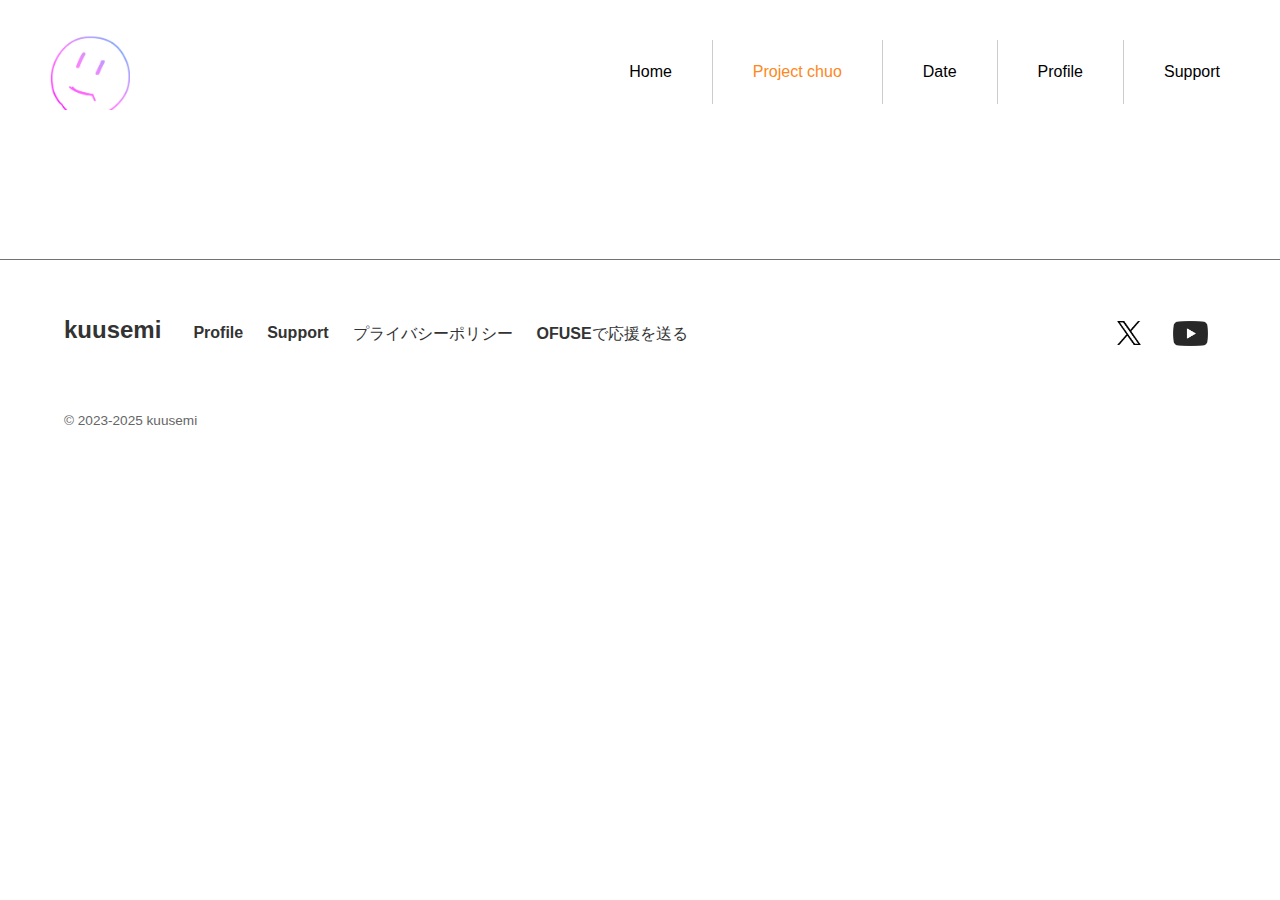
<file: privacypolicy copy.html>
<!DOCTYPE html>
<html lang="ja">
<head>
  <meta charset="UTF-8">
  <meta name="viewport" content="width=device-width, initial-scale=1.0">
  <title>プライバシーポリシー | kuusemi</title>
  <link rel="stylesheet" href="profile.css">
</head>
<body>
  <!-- ヘッダー読み込み -->
  <div id="header-container"></div>
  <script>
    fetch("header.html")
      .then(res => res.text())
      .then(html => document.getElementById("header-container").innerHTML = html)
      .catch(err => console.error("ヘッダー読み込みエラー:", err));
  </script>
  <div class="container">
    <header>
        <h2>プライバシーポリシー</h2>
    </header>
  </div>

  
    <!-- フッター読み込み -->
  <div id="footer-container"></div>
  <script>
    fetch("footer.html")
      .then(res => res.text())
      .then(html => document.getElementById("footer-container").innerHTML = html)
      .catch(err => console.error("フッター読み込みエラー:", err));
  </script>
</body>
</html>
</file>
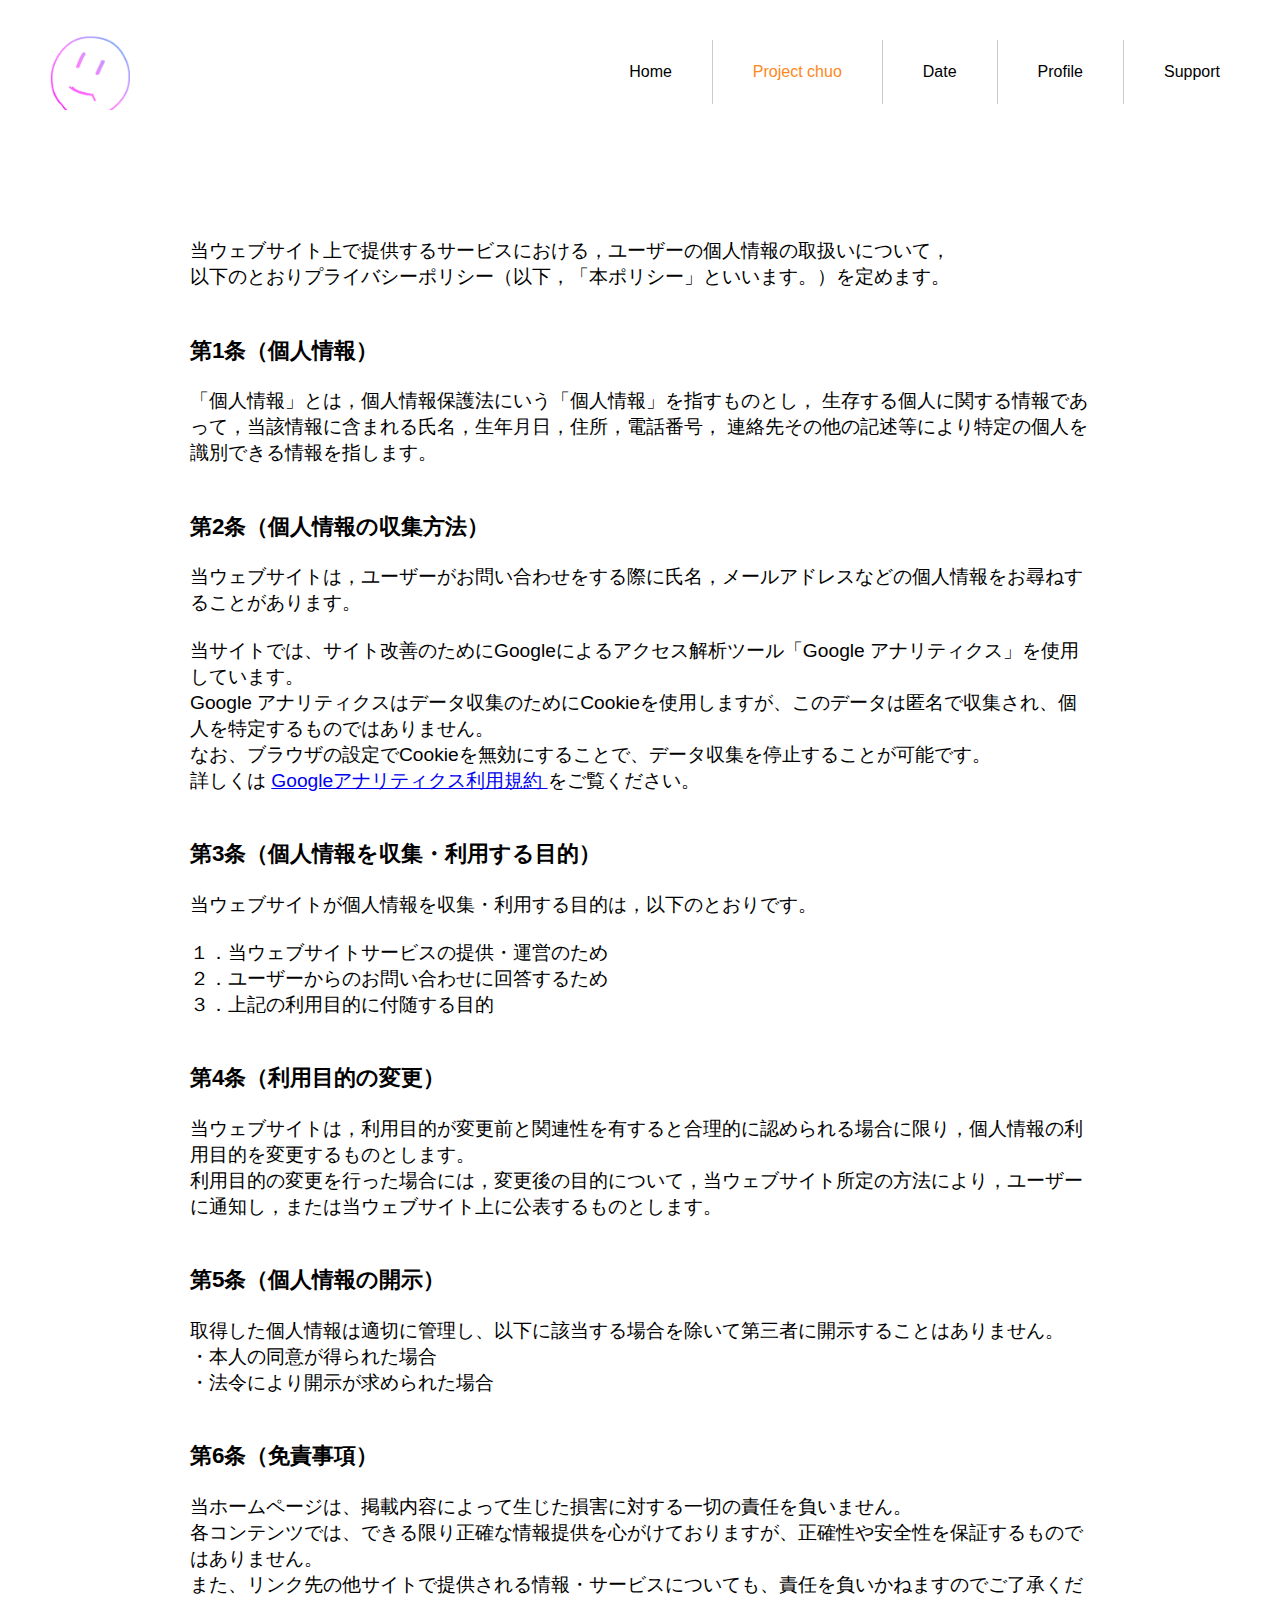
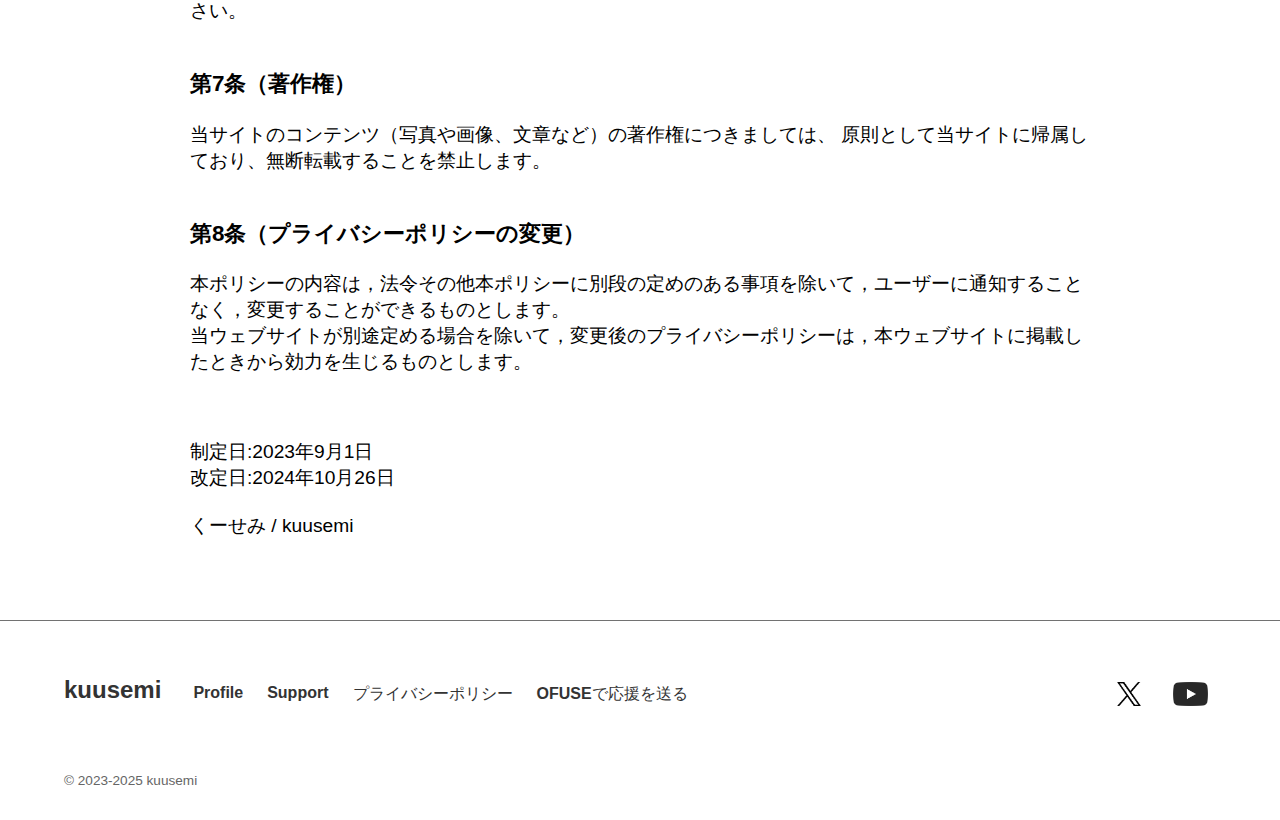
<file: privacypolicy.html>
<!DOCTYPE html>
<html lang="ja">
<head>
  <meta charset="UTF-8">
  <meta name="viewport" content="width=device-width, initial-scale=1.0">
  <title>Profile | kuusemi</title>
  <link rel="stylesheet" href="profile.css">
</head>
<body>
  <!-- ヘッダー読み込み -->
  <div id="header-container"></div>
  <script>
    fetch("header.html")
      .then(res => res.text())
      .then(html => document.getElementById("header-container").innerHTML = html)
      .catch(err => console.error("ヘッダー読み込みエラー:", err));
  </script>
  <div class="container">
    <header>
        <h2>プライバシーポリシー</h2>
    </header>
  </div>

  <div class="container">
    <p>
        当ウェブサイト上で提供するサービスにおける，ユーザーの個人情報の取扱いについて，
        <br>以下のとおりプライバシーポリシー（以下，「本ポリシー」といいます。）を定めます。
        <br>
        <br>
    </p>
    <h3>
            第1条（個人情報）
    </h3>
        <p>
            「個人情報」とは，個人情報保護法にいう「個人情報」を指すものとし，
            生存する個人に関する情報であって，当該情報に含まれる氏名，生年月日，住所，電話番号，
            連絡先その他の記述等により特定の個人を識別できる情報を指します。
        <br>
        <br>
        </p>
    <h3>
            第2条（個人情報の収集方法）
    </h3>
        <p>
            当ウェブサイトは，ユーザーがお問い合わせをする際に氏名，メールアドレスなどの個人情報をお尋ねすることがあります。
            <br>
            <br>
            当サイトでは、サイト改善のためにGoogleによるアクセス解析ツール「Google アナリティクス」を使用しています。
            <br>
            Google アナリティクスはデータ収集のためにCookieを使用しますが、このデータは匿名で収集され、個人を特定するものではありません。
            <br>
            なお、ブラウザの設定でCookieを無効にすることで、データ収集を停止することが可能です。
            <br>
            詳しくは 
            <a href="https://marketingplatform.google.com/about/analytics/terms/jp/" class="GA4-link" target="_blank" rel="noopener noreferrer">
              Googleアナリティクス利用規約
            </a>
             をご覧ください。
            <br>
            <br>
        </p>
    <h3>
            第3条（個人情報を収集・利用する目的）
    </h3>
        <p>
            当ウェブサイトが個人情報を収集・利用する目的は，以下のとおりです。
            <br>
            <br>
            １．当ウェブサイトサービスの提供・運営のため
            <br>
            ２．ユーザーからのお問い合わせに回答するため
            <br>
            ３．上記の利用目的に付随する目的
            <br>
            <br>
        </p>
    <h3>
            第4条（利用目的の変更）
    </h3>
        <p>
            当ウェブサイトは，利用目的が変更前と関連性を有すると合理的に認められる場合に限り，個人情報の利用目的を変更するものとします。
            <br>
            利用目的の変更を行った場合には，変更後の目的について，当ウェブサイト所定の方法により，ユーザーに通知し，または当ウェブサイト上に公表するものとします。
            <br>
            <br>
        </p>
    <h3>
            第5条（個人情報の開示）
    </h3>
        <p>
            取得した個人情報は適切に管理し、以下に該当する場合を除いて第三者に開示することはありません。
            <br>
            ・本人の同意が得られた場合
            <br>
            ・法令により開示が求められた場合
            <br>
            <br>
        </p>
    <h3>
            第6条（免責事項）
    </h3>
        <p>
            当ホームページは、掲載内容によって生じた損害に対する一切の責任を負いません。
            <br>
            各コンテンツでは、できる限り正確な情報提供を心がけておりますが、正確性や安全性を保証するものではありません。
            <br>
            また、リンク先の他サイトで提供される情報・サービスについても、責任を負いかねますのでご了承ください。
            <br>
            <br>
        </p>
    <h3>
            第7条（著作権）
    </h3>
        <p>
            当サイトのコンテンツ（写真や画像、文章など）の著作権につきましては、 原則として当サイトに帰属しており、無断転載することを禁止します。
            <br>
            <br>
        </p>
    <h3>
            第8条（プライバシーポリシーの変更）
    </h3>
        <p>
            本ポリシーの内容は，法令その他本ポリシーに別段の定めのある事項を除いて，ユーザーに通知することなく，変更することができるものとします。
            <br>
            当ウェブサイトが別途定める場合を除いて，変更後のプライバシーポリシーは，本ウェブサイトに掲載したときから効力を生じるものとします。
            <br>
            <br>
        </p>
    <p>
        <br>
        制定日:2023年9月1日
        <br>
        改定日:2024年10月26日
        <br>
        <br>
        くーせみ / kuusemi
        <br>
        <br>
    </p>

  </div>
    <!-- フッター読み込み -->
  <div id="footer-container"></div>
  <script>
    fetch("footer.html")
      .then(res => res.text())
      .then(html => document.getElementById("footer-container").innerHTML = html)
      .catch(err => console.error("フッター読み込みエラー:", err));
  </script>
</body>
</html>
</file>
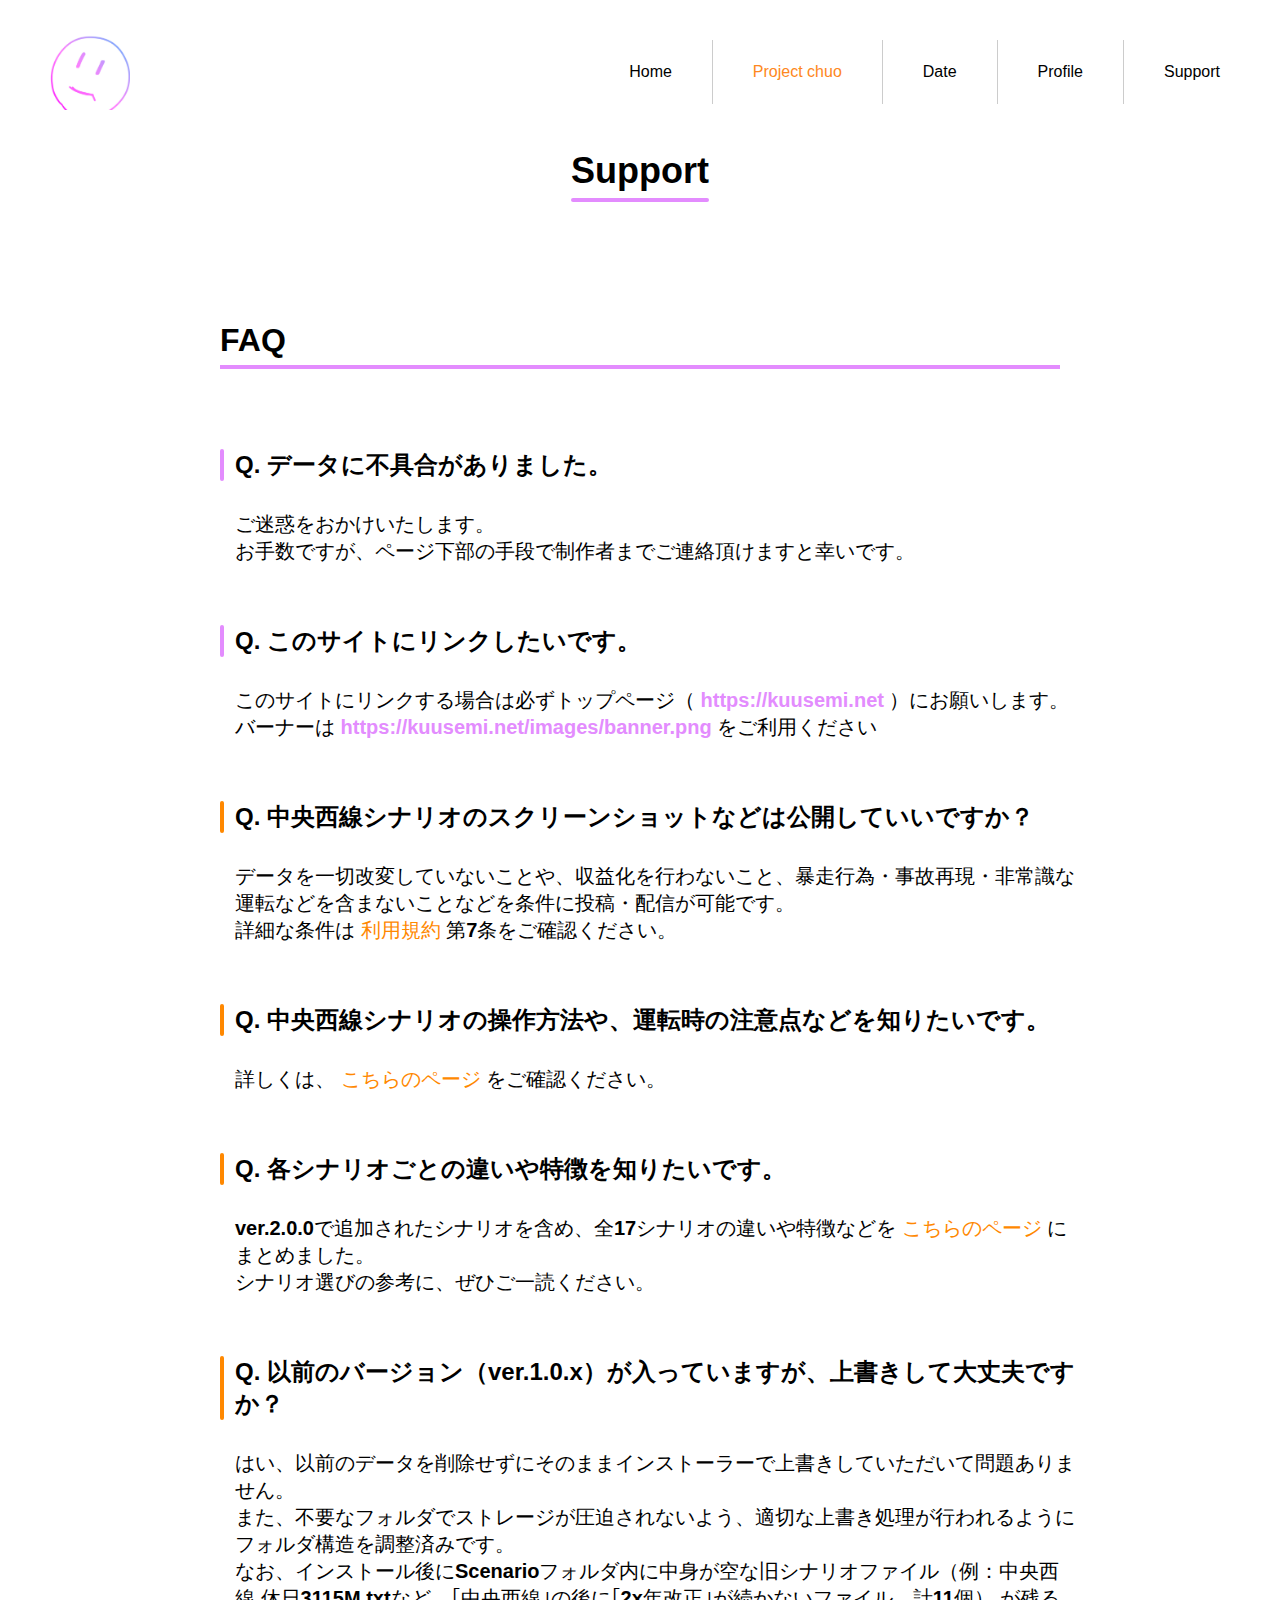
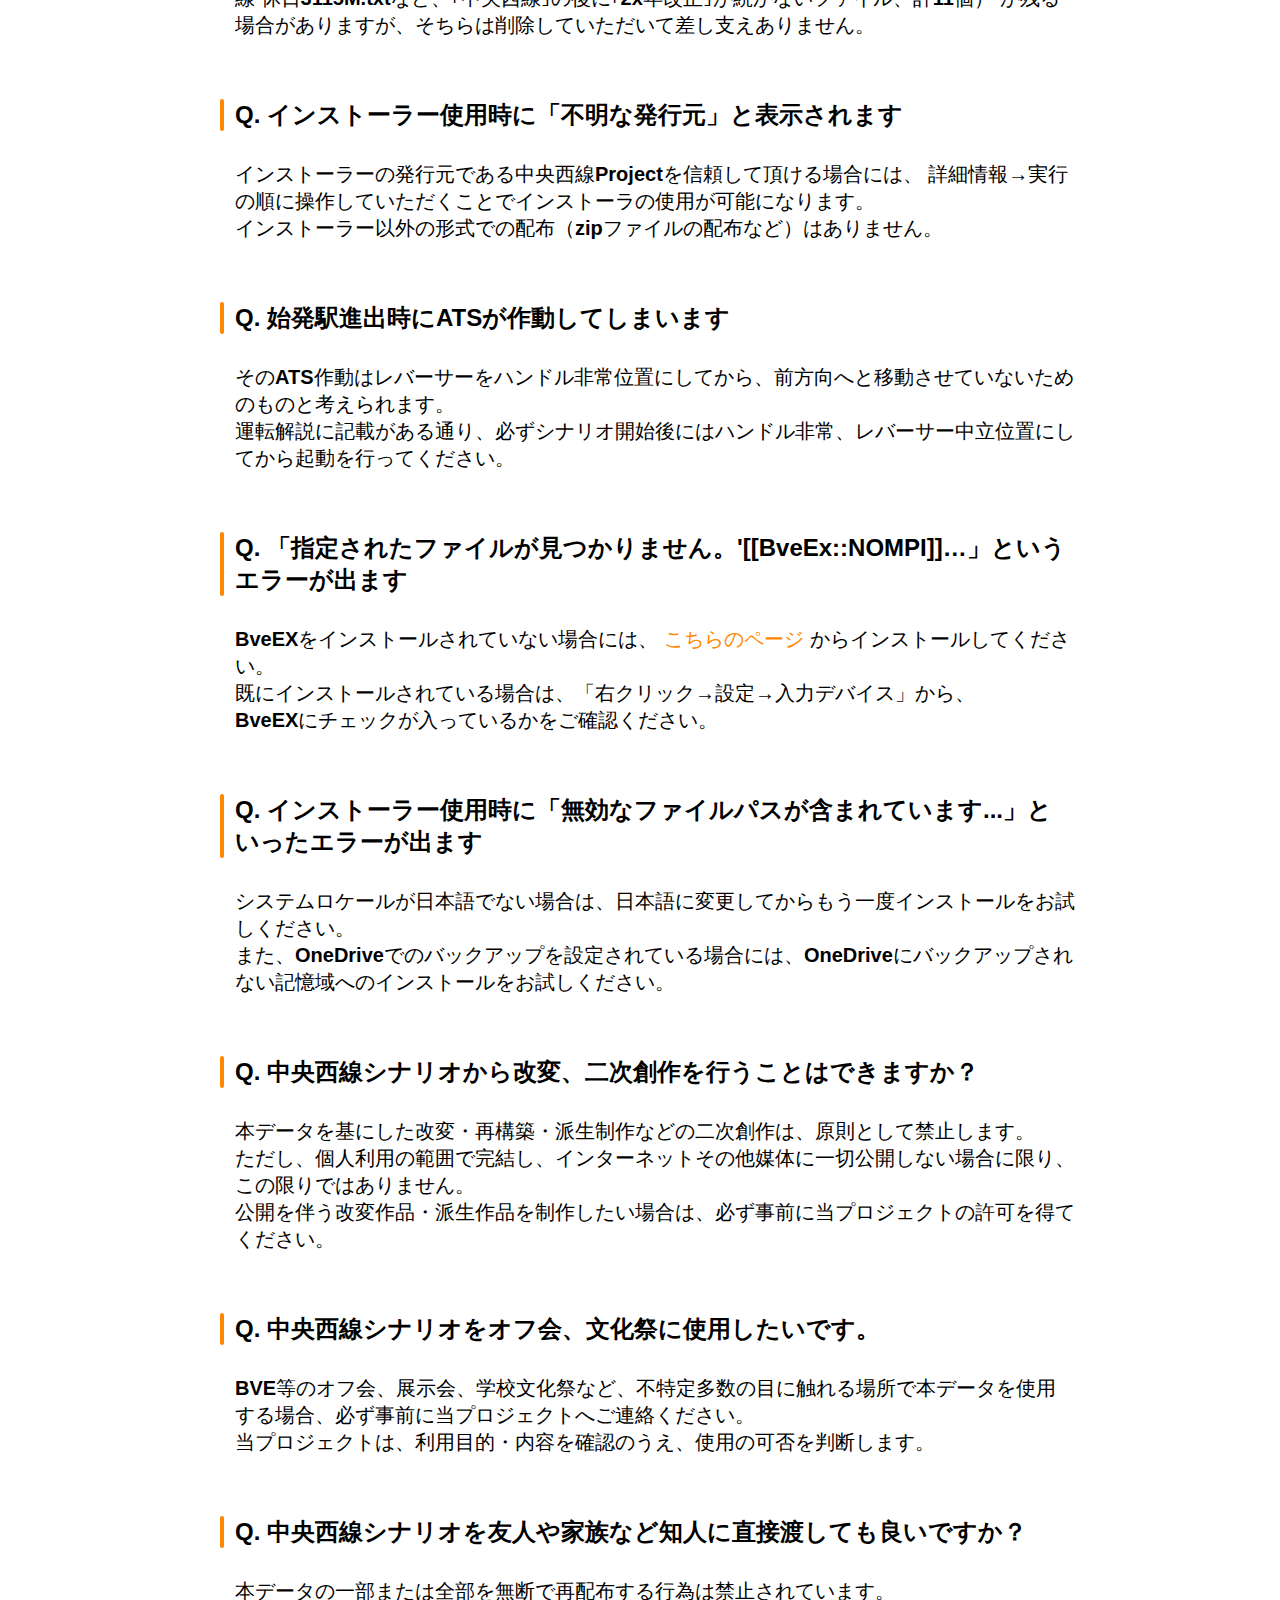
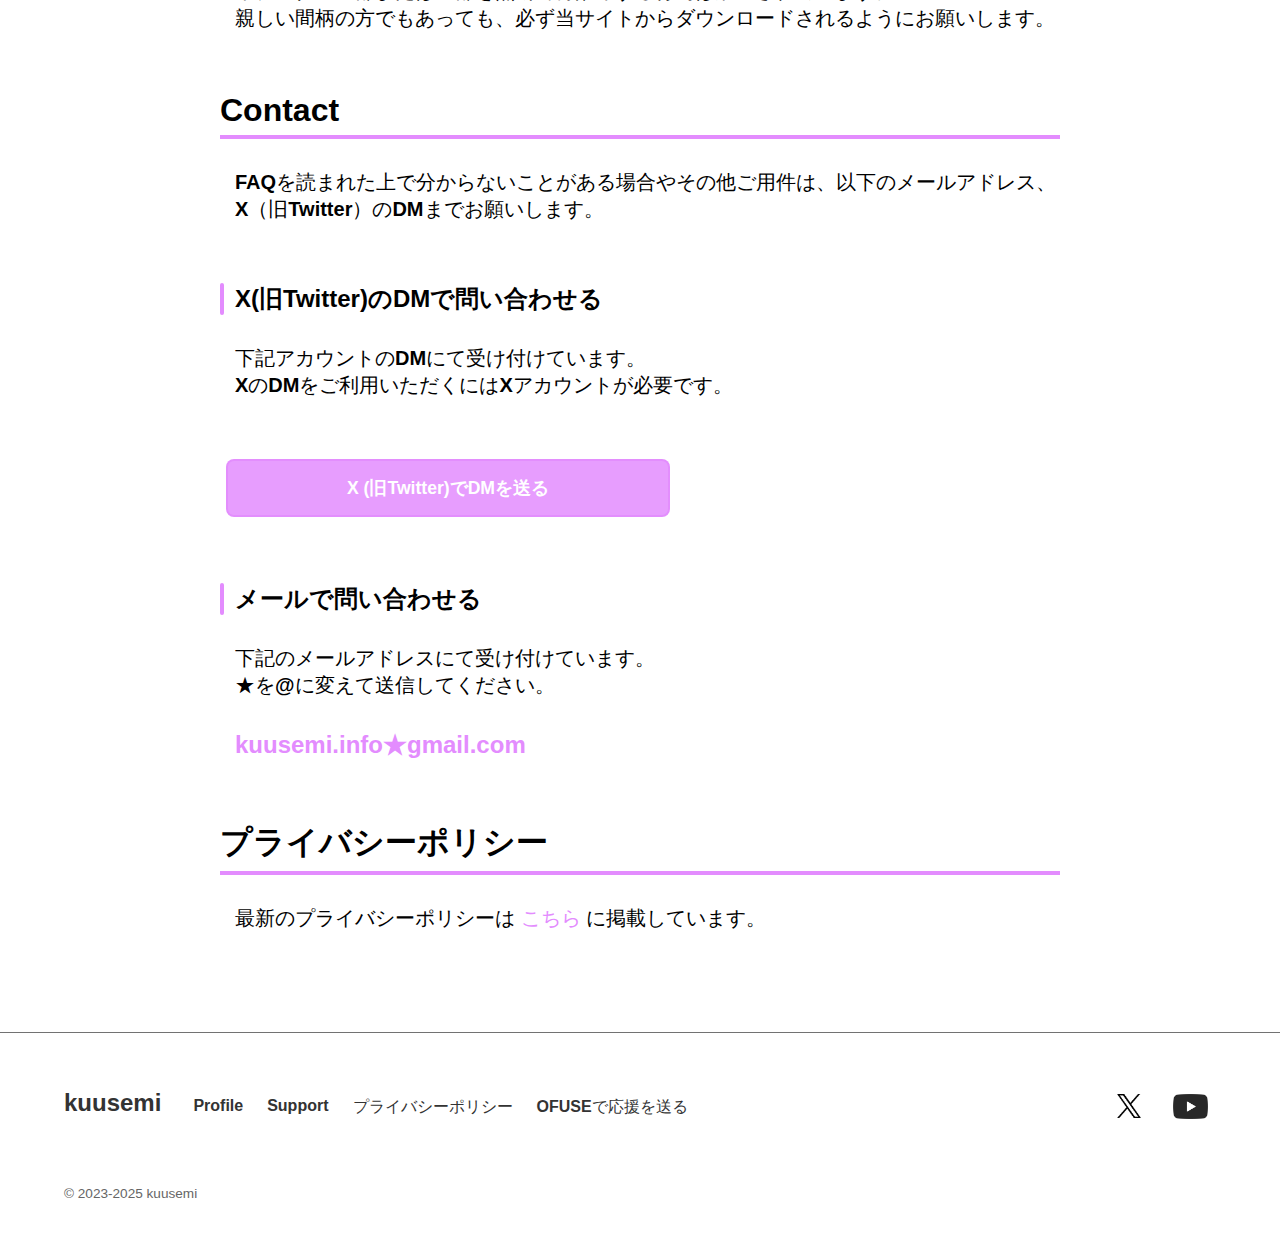
<file: support.html>
<!DOCTYPE html>
<html lang="ja">
<head>


<!-- Google Tag Manager -->
<script>(function(w,d,s,l,i){w[l]=w[l]||[];w[l].push({'gtm.start':
new Date().getTime(),event:'gtm.js'});var f=d.getElementsByTagName(s)[0],
j=d.createElement(s),dl=l!='dataLayer'?'&l='+l:'';j.async=true;j.src=
'https://www.googletagmanager.com/gtm.js?id='+i+dl;f.parentNode.insertBefore(j,f);
})(window,document,'script','dataLayer','GTM-NS23Q8CD');</script>
<!-- End Google Tag Manager -->


  <meta charset="UTF-8">
  <meta name="viewport" content="width=device-width, initial-scale=1.0">
  <title>Support | kuusemi</title>
  <link rel="stylesheet" href="support.css">
  <link rel="icon" type="image/png" href="/images/favicon/favicon.png">

<!-- OGP -->
<meta property="og:title" content="kuusemi">
<meta property="og:type" content="article">
<meta property="og:url" content="https://kuusemi.net/support.html">
<meta property="og:image" content="https://kuusemi.net/images/ogp/ogp.png">
<meta property="og:site_name" content="Support">
<meta property="og:description" content="お問い合わせはこちら。">

<!-- Twitter(X)用 -->
<meta name="twitter:card" content="summary_large_image">
<meta name="twitter:site" content="@kuusemi">
<meta name="twitter:title" content="Support">
<meta name="twitter:description" content="お問い合わせはこちら。">

</head>

<!-- Google tag (gtag.js) -->
<script async src="https://www.googletagmanager.com/gtag/js?id=G-LDPML6YFDR"></script>
<script>
  window.dataLayer = window.dataLayer || [];
  function gtag(){dataLayer.push(arguments);}
  gtag('js', new Date());

  gtag('config', 'G-LDPML6YFDR');
</script>

<body>


<!-- Google Tag Manager (noscript) -->
<noscript><iframe src="https://www.googletagmanager.com/ns.html?id=GTM-NS23Q8CD"
height="0" width="0" style="display:none;visibility:hidden"></iframe></noscript>
<!-- End Google Tag Manager (noscript) -->


<!-- ヘッダー読み込み -->
<div id="header-container"></div>

<script>
  fetch("header.html")
    .then(res => res.text())
    .then(html => {
      document.getElementById("header-container").innerHTML = html;
      initHeaderMenu();
    })
    .catch(err => console.error("ヘッダー読み込みエラー:", err));
</script>

<script src="header.js"></script>

<div id="header-spacer"></div>

<div class="container">
    <header>
        <h2 class="h2-title">Support</h2>
    </header>
</div>

<main>
<section class="FAQ">
  <div class="container">
    <header>
      <h3>FAQ</h3>
    </header>

    <header>
      <h4 class=>Q. データに不具合がありました。</h4>
      <p>ご迷惑をおかけいたします。
        <br>お手数ですが、ページ下部の手段で制作者までご連絡頂けますと幸いです。</p>
    </header>

    <header>
      <h4>Q. このサイトにリンクしたいです。</h4>
      <p>このサイトにリンクする場合は必ずトップページ（
        <a href="index.html" class="link" target="_blank" rel="noopener noreferrer">
              https://kuusemi.net
            </a>
        ）にお願いします。
      <br>バーナーは
        <a href="https://kuusemi.net/images/banner.png" class="link" target="_blank" rel="noopener noreferrer">
          https://kuusemi.net/images/banner.png
        </a>
      をご利用ください
      </p>
    </header>

    <header>
      <h4 class="h4-pj">Q. 中央西線シナリオのスクリーンショットなどは公開していいですか？</h4>
      <p>データを一切改変していないことや、収益化を行わないこと、暴走行為・事故再現・非常識な運転などを含まないことなどを条件に投稿・配信が可能です。
        <br>詳細な条件は
      			            <a href="PJ-ToU.html" class="pj-link" target="_blank" rel="noopener noreferrer">
              利用規約
            </a>
            第7条をご確認ください。
          </p>
    </header>

    <header>
      <h4 class="h4-pj">Q. 中央西線シナリオの操作方法や、運転時の注意点などを知りたいです。</h4>
      <p>詳しくは、
      			            <a href="PJ-support.html" class="pj-link" target="_blank" rel="noopener noreferrer">
              こちらのページ
            </a>
            をご確認ください。
          </p>
    </header>

    <header>
      <h4 class="h4-pj">Q. 各シナリオごとの違いや特徴を知りたいです。</h4>
      <p>ver.2.0.0で追加されたシナリオを含め、全17シナリオの違いや特徴などを
      			            <a href="https://ofuse.me/e/327141" class="pj-link" target="_blank" rel="noopener noreferrer">
              こちらのページ
            </a>
            にまとめました。
            <br>シナリオ選びの参考に、ぜひご一読ください。
          </p>
    </header>

    <header>
      <h4 class="h4-pj">Q. 以前のバージョン（ver.1.0.x）が入っていますが、上書きして大丈夫ですか？</h4>
      <p>はい、以前のデータを削除せずにそのままインストーラーで上書きしていただいて問題ありません。
        <br>また、不要なフォルダでストレージが圧迫されないよう、適切な上書き処理が行われるようにフォルダ構造を調整済みです。
        <br>なお、インストール後にScenarioフォルダ内に中身が空な旧シナリオファイル（例：中央西線 休日3115M.txtなど、｢中央西線｣の後に｢2x年改正｣が続かないファイル、計11個）
        が残る場合がありますが、そちらは削除していただいて差し支えありません。
      </p>
    </header>

    <header>
      <h4 class="h4-pj">Q. インストーラー使用時に「不明な発行元」と表示されます</h4>
      <p>インストーラーの発行元である中央西線Projectを信頼して頂ける場合には、
        詳細情報→実行の順に操作していただくことでインストーラの使用が可能になります。
        <br>インストーラー以外の形式での配布（zipファイルの配布など）はありません。
      </p>
    </header>

    <header>
      <h4 class="h4-pj">Q. 始発駅進出時にATSが作動してしまいます</h4>
      <p>そのATS作動はレバーサーをハンドル非常位置にしてから、前方向へと移動させていないためのものと考えられます。
        <br>運転解説に記載がある通り、必ずシナリオ開始後にはハンドル非常、レバーサー中立位置にしてから起動を行ってください。    
      </p>
    </header>

    <header>
      <h4 class="h4-pj">Q. 「指定されたファイルが見つかりません。'[[BveEx::NOMPI]]…」というエラーが出ます</h4>
      <p>BveEXをインストールされていない場合には、
        <a href="https://bveex.okaoka-depot.com" class="pj-link" target="_blank" rel="noopener noreferrer">
        こちらのページ
        </a>
        からインストールしてください。
        <br>既にインストールされている場合は、「右クリック→設定→入力デバイス」から、
        <br>BveEXにチェックが入っているかをご確認ください。
      </p>
    </header>


    <header>
      <h4 class="h4-pj">Q. インストーラー使用時に「無効なファイルパスが含まれています...」といったエラーが出ます</h4>
      <p>システムロケールが日本語でない場合は、日本語に変更してからもう一度インストールをお試しください。
        <br>また、OneDriveでのバックアップを設定されている場合には、OneDriveにバックアップされない記憶域へのインストールをお試しください。
    </header>
    
    <header>
      <h4 class="h4-pj">Q. 中央西線シナリオから改変、二次創作を行うことはできますか？</h4>
      <p>本データを基にした改変・再構築・派生制作などの二次創作は、原則として禁止します。
        <br>ただし、個人利用の範囲で完結し、インターネットその他媒体に一切公開しない場合に限り、この限りではありません。
        <br>公開を伴う改変作品・派生作品を制作したい場合は、必ず事前に当プロジェクトの許可を得てください。
      </p>
    </header>
    <header>
      <h4 class="h4-pj">Q. 中央西線シナリオをオフ会、文化祭に使用したいです。</h4>
      <p>BVE等のオフ会、展示会、学校文化祭など、不特定多数の目に触れる場所で本データを使用する場合、必ず事前に当プロジェクトへご連絡ください。
        <br>当プロジェクトは、利用目的・内容を確認のうえ、使用の可否を判断します。</p>
    </header>
    <header>
      <h4 class="h4-pj">Q. 中央西線シナリオを友人や家族など知人に直接渡しても良いですか？</h4>
      <p>本データの一部または全部を無断で再配布する行為は禁止されています。
        <br>親しい間柄の方でもあっても、必ず当サイトからダウンロードされるようにお願いします。</p>
    </header>

  </div>
</section>
<section class="Contact">
  <div class="container">
    <header>
      <h3>Contact</h3>
      <p>
        FAQを読まれた上で分からないことがある場合やその他ご用件は、以下のメールアドレス、
        <br>
        X（旧Twitter）のDMまでお願いします。
      </p>
    </header>
    <header>
      <h4>X(旧Twitter)のDMで問い合わせる</h4>
      <p>下記アカウントのDMにて受け付けています。<br>XのDMをご利用いただくにはXアカウントが必要です。</p>
    </header>

    <div class="contact-button-wrapper">
    <a href="https://twitter.com/messages/compose?recipient_id=1570393837931212801" class="contact-dm-button" target="_blank">
        X (旧Twitter)でDMを送る
    </a>
    </div>


    <header>
      <h4>メールで問い合わせる</h4>
      <p>下記のメールアドレスにて受け付けています。
        <br>★を@に変えて送信してください。
        <br>
      </p>
      <p class="mail">
        kuusemi.info★gmail.com
      </p>
    </header>

  </div>
</section>

<section class="privacypolicy">
  <div class="container">
    <header>
      <h3>プライバシーポリシー</h3>
      <p>最新のプライバシーポリシーは
        <a href="privacypolicy.html" class="pp-link" target="_blank" rel="noopener noreferrer">
          こちら</a>
         に掲載しています。
      </p>
    </header>
  </div>
</section>

</main>


    <!-- フッター読み込み -->
  <div id="footer-container"></div>
  <script>
    fetch("footer.html")
      .then(res => res.text())
      .then(html => document.getElementById("footer-container").innerHTML = html)
      .catch(err => console.error("フッター読み込みエラー:", err));
  </script>
</body>
</html>
</file>
<file: style.css>
*{
    padding: 0;
    margin: 0;

}

html, body {
  width: 100%;
  overflow-x: hidden; /* 横方向のスクロールを無効化 */
}

h1{
    font-size: 40px;
    margin-bottom: 20px;
}

h2{
    font-size: 36px;
    margin-bottom: 20px;
    
}

h3{
    font-size: 32px;
    margin-bottom: 20px;
    margin-top: 20px;
}
.container{
    width: 90%;
    max-width: 1500px;
    margin: 0 auto;
}

#header-spacer {
  width: 100%;
  height: 140px;
  pointer-events: none;
}

/* 　　　　　Top画像　ここから　　　　　 */

.Top {
  width: 100%;
  display: flex;
  justify-content: center; /* 中央寄せ */
  padding-top: 20px;
}

/* 実際にサイズ制御するラッパー */
.top-inner {
  width: 100%;
  display: flex;
  justify-content: center;
}

/* 16:9 を維持する本体 */
.top-figure {
  position: relative;
  width: 100%;
  max-width: calc((100vh - 180px) * 16 / 9); /* 高さ基準で最大幅決定 */
  aspect-ratio: 16 / 9;
  overflow: hidden;
  transition: transform 0.4s ease;
}

/* 画像 */
.top-figure img {
  width: 100%;
  height: 100%;
  object-fit: cover;
  display: block;
}

/* クリック領域（画像の上に被せる） */
.top-link {
  position: absolute;
  inset: 0;
  z-index: 2;
}

/* ホバー時拡大 */
.top-figure:hover {
  transform: scale(1.05);
}

/* 画面が縦に狭い場合の安全策 */
@media (max-height: 700px) {
  .top-figure {
    max-width: 100%;
  }
}



/* ポップアップ本体 */
.main-overlay {
  position: absolute;
  top: 55%;
  right: 8%;
  transform: translateY(-50%);
  background: rgba(0, 0, 0, 0.5);
  color: white;
  padding: 60px 80px;
  border-radius: 12px;
  width: 40%;
  box-sizing: border-box;
  font-family: "游ゴシック", "Yu Gothic", sans-serif;
  text-align: center; /* ← ここを追加 */
}


/* オーバーレイ 基本 */
.main-overlay {
  position: absolute;
  top: 55%;
  right: 8%;
  transform: translateY(-50%);
  background: rgba(255, 136, 0, 0.88);
  color: white;
  padding: 60px 80px;
  border-radius: 6px;
  width: 40%;
  max-height: 60vh; /* 縦長を抑える */
  box-sizing: border-box;
  font-family: "游ゴシック", "Yu Gothic", sans-serif;
  text-align: center;
  display: flex;
  flex-direction: column;
  justify-content: center;
  align-items: center;
  overflow: hidden; /* スクロールなし */
}

/* オーバーレイ タイトル */
.main-overlay h2 {
  font-size: 2.7rem;
  margin-bottom: 20px;
  font-weight: bold;
  word-wrap: break-word;
}

/* オーバーレイ テキスト */
.main-overlay p {
  font-size: 1.3rem;
  line-height: 1.6;
  margin-bottom: 30px;
  word-wrap: break-word;
}

/* オーバーレイ ボタン */
.main-btn {
  display: inline-block;
  padding: 14px 40px;
  background: #ffffff;
  color: #000;
  border-radius: 8px;
  text-decoration: none;
  font-weight: bold;
  font-size: 1.1rem;
  transition: transform 0.2s ease, background 0.3s ease, color 0.3s ease;
}

/* ボタン拡大 アニメーション */
.main-btn:hover {
  transform: scale(1.05);
}

/* タブレット・中サイズ対応 */
@media (max-width: 1099px) {
  .main-overlay {
    left: 50%;
    right: auto;
    top: 50%;
    transform: translate(-50%, -50%);
    width: 70%;
    max-height: 50vh;
    padding: 30px;
    margin-top: 40px;
  }

  .main-overlay h2 {
    font-size: 2rem;
  }

  .main-overlay p {
    font-size: 1rem;
  }

  .main-btn {
    padding: 12px 30px;
    font-size: 1rem;
  }

  .Top {
  position: relative;
  }

  #header-spacer {
  width: 100%;
  height: 140px;
  pointer-events: none;
}

}

/* オーバーレイ　スマホ対応 */
@media (max-width: 850px) {
  .main-overlay {
    width: 85%;
    max-height: 60vh;
    padding: 20px;
  }

  .main-overlay h2 {
    font-size: 1.5rem;
  }

  .main-overlay p {
    font-size: 0.9rem;
  }

  .main-btn {
    padding: 10px 25px;
    font-size: 0.9rem;
  }

  .Top {
  position: relative;
  }

  #header-spacer {
  width: 100%;
  height: 80px;
  pointer-events: none;
}

}

/*　　　　　 オーバーレイ ここまで　　　　　 */


/* 　　　　　News ここから　　　　　 */

main .News{
    background-color: white;
    padding: 30px;
    padding-top: 5%;
    text-align: left;
}

/* News h2タイトル */
.News h2 {
  position: relative;
  width: 1500px;          /* 横幅を固定 */
  max-width: 100%;       /* 画面幅が狭いときは自動で縮む */
  padding-bottom: 10px;  /* 線との余白 */
  font-family: "游ゴシック", "Yu Gothic", sans-serif;
  font-size: 36px;
  text-align: left;      /* 左寄せ */
}

/* 文字下 色付き下線 */
.News h2::after {
  content: "";
  position: absolute;
  left: 0;
  bottom: 0;             /* 文字の下に線を表示 */
  width: 100%;           /* h2の幅に合わせて線を引く */
  height: 4px;
  background-color: #e38cfe;
}

/* 直近8件 基本 */
.News p {
    font-family: "游ゴシック", "Yu Gothic", sans-serif;
    font-size: 20px;
    padding-bottom: 2%;
}

/* 直近8件 タブレット対応 */
@media (max-width: 1099px) {
    .News p {
    font-family: "游ゴシック", "Yu Gothic", sans-serif;
    font-size: 18px;
    padding-bottom: 2%;
  }
}

/* 直近8件 スマホ対応 */
@media (max-width: 599px) {
    .News p {
    font-family: "游ゴシック", "Yu Gothic", sans-serif;
    font-size: 16px;
    padding-bottom: 2%;
  }
}

.news-link {
  position: relative;
  color: #e38cfe;         /* 下線と同系色で統一 */
  font-weight: 500;       /* 少し強調 */
  text-decoration: none;  /* デフォルトの下線を消す */
  transition: color 0.2s; /* ホバー時の色変化 */
}

/* 下線アニメーション（中央から左右に広がる） */
.news-link::after {
  content: "";
  position: absolute;
  left: 50%;
  bottom: -2px;            /* 文字の少し下に線を引く */
  width: 0;
  height: 1px;
  background-color: #e38cfe;
  transition: all 0.3s ease;
  transform: translateX(-50%);
  border-radius: 2px;
}

.news-link:hover::after {
  width: 100%; /* 中央から両端に伸びる */
}

/* 　　　　　News ここまで　　　　　 */



main .About{
    background-color: white;
    padding: 30px;
    text-align: left;
}
main .Date{
    background-color: black;
    color: white;
    padding: 30px;
    text-align: left;
}

main .Date table{
    margin: 0 auto;
}
main .Date table td{
    padding: 10px 20px;
}
aside{
    background-color: white;
    padding: 30px;
    text-align: center;
}
aside p{
    margin-bottom: 20px;
}
aside figure img{
    width: 150px;
}
aside .btn {
    background-color: blueviolet;
    display: inline-block;
    padding: 20px 80px;
    border: 5px solid black;
    border-radius: 100px;
    color: black;
    text-decoration: none;
}
aside .btn:hover{
    background-color: red;
}
</file>
<file: header.css>
/* ===== 共通 ===== */

header{
    background-color: white;
    padding: 30px;
    text-align: center;
}

.site-header {
  position: fixed;
  top: 0;
  left: 0;
  width: 100%;
  height: 80px;
  z-index: 1000;
  background-color: white;
}
.site-header a {
    font-size: 1rem;
    font-weight: lighter;
    margin: 0;
}

body {
  padding-top: var(--header-height, 0px);
}

body.no-scroll {
  position: fixed;
  width: 100%;
  overflow: hidden;
}

/* ===== ナビ共通 ===== */

.nav__wrapper {
    list-style: none;
    font-family: "游ゴシック体","Yu Gothic","游ゴシック","Yu Gothic UI",sans-serif;
    display: flex;
    justify-content: center;
    align-items: center;
    margin: 0;
    padding-right: 50px;
}

.nav__wrapper a {
    position: relative;
    display: inline-block;
    color: black;
    text-decoration: none;
    line-height: 1;
}

/* PJ色 */
.nav__item.PJ a {
    color: rgb(254,135,33);
}

/* 下線アニメーション */
.nav__wrapper a::after {
    content: "";
    position: absolute;
    left: 50%;
    bottom: 0;
    width: 0;
    height: 2px;
    background-color: currentColor;
    transition: width 0.3s ease;
    transform: translateX(-50%);
}

.nav__wrapper a:hover::after {
    width: 100%;
}

/* 各項目 */
.nav__item {
    padding: 0 1.5rem;
    border-right: 1px solid #ccc;
}

.nav__item:last-child {
    border-right: none;
}

.nav__item a {
    display: block;
    padding: 1.5rem 1rem;
    font-weight: 500;
}

/* ===== ヘッダー内部 ===== */

.site-header__wrapper {
    padding: 1rem 0;
}

@media (min-width: 850px) {
    .site-header__wrapper {
        display: flex;
        justify-content: space-between;
        align-items: center;
        padding: 0;
    }
}

/* ===== ハンバーガー ===== */

.nav__toggle {
    display: none;
}


.hamburger-image {
    width: 100%;
    height: 100%;
    object-fit: contain;
    transition: transform 0.3s ease;
}

/* ===== スマホ ===== */

@media (max-width: 849px) {

    header {
        padding: 0;
    }

    .brand {
        display: none !important;
    }

    body {
        padding-top: 80px;
    }

    .nav__toggle {
        display: block;
        position: absolute;
        top: 20px;
        right: 20px;
        width: 40px;
        height: 40px;
        background: none;
        border: none;
        padding: 0;
        cursor: pointer;
        z-index: 10000;
    }

    .nav__wrapper {
        position: fixed;
        top: 80px;
        left: 0;
        width: 100%;
        height: calc(100vh - 80px);
        background-color: white;

        display: flex;
        flex-direction: column;
        overflow-y: auto;

        visibility: hidden;
        opacity: 0;
        transform: translateY(-100%);
        transition: transform 0.3s ease, opacity 0.3s ease;
    }

    .nav__wrapper.active {
        visibility: visible;
        opacity: 1;
        transform: translateY(0);
    }

    .nav__item {
        border-right: none;
        border-bottom: 1px solid #eee;
        padding: 0;
    }

    .nav__item:last-child {
        border-bottom: none;
    }

    .nav__item a {
        text-align: center;
        font-size: 1.2rem;
    }
}

/* ===== スクロール固定 ===== */

body.no-scroll {
    overflow: hidden;
}
</file>
<file: news.css>
body {
  margin: 0;
  font-family: "游ゴシック", "Yu Gothic", sans-serif;
  font-size: 1rem;
}

html, body {
  width: 100%;
  overflow-x: hidden; /* 横方向のスクロールを無効化 */
}

/* お知らせリスト */
.news-list { 
  padding: 0; 
  margin: 0; 
  list-style: none; 
  border-top: 1px solid #a0a0a0; /* 最初の項目の上にも線を追加 */
}

/* 各項目 */
.news-item { 
  display: flex; 
  flex-wrap: wrap; 
  gap: 1rem; 
  padding: 15px 20px; 
  border-bottom: 1px solid #a0a0a0; /* 各項目の下に区切り線 */
}

#news-container {
  padding-bottom: 3rem; /* 下方向に確実に余白 */
  overflow: hidden;      /* フロートや flex の影響を吸収 */
}

/* 日付部分 */
.news-date { 
  color: #414141; 
  min-width: 100px; 
  flex-shrink: 0; 
  font-weight: 500; 
}

/* テキスト部分 */
.news-text { 
  color: #000; 
  flex: 1; 
  font-weight: bold; 
  line-height: 1.5;
}



/* News h2タイトル */
.container header h2 {
  position: relative;
  display: inline-block;   /* 下線を文字幅に合わせる */
  padding-bottom: 10px;
  font-family: "游ゴシック", "Yu Gothic", sans-serif;
  font-size: 36px;
  font-weight: bold;
  text-align: left;
  margin: 40px 0 20px;     /* 上下の余白 */
  width: auto;             
  max-width: 100%;
}

/* 下線 */
.container header h2::after {
  content: "";
  position: absolute;
  left: 0;
  bottom: 0;
  width: 100%;
  height: 4px;
  background-color: #e38cfe;
  border-radius: 2px;
}
</file>
<file: support.css>
*{
    padding: 0;
    margin: 0;

}

html, body {
  width: 100%;
  overflow-x: hidden;
}

h1{
    font-size: 40px;
    margin-bottom: 20px;
}

h2{
    font-size: 36px;
    margin-bottom: 20px;  
}

h3{
    font-size: 30px;
    margin-bottom: 20px;
    
}

h4{
    font-size: 24px;
    margin-bottom: 20px;
    
}
.container{
    width: 90%;
    max-width: 1500px;
    margin: 0 auto;
}


/* ページ全体 */
body {
  margin: 0;
  font-family: "游ゴシック", "Yu Gothic", sans-serif;
  font-size: 1rem;
  background-color: #fff;
  color: #000;
}

#header-spacer {
  width: 100%;
  height: 80px;
  pointer-events: none;
}

/* Support h2タイトル */
.container header h2 {
  position: relative;
  display: inline-block;   /* 下線を文字幅に合わせる */
  padding-bottom: 10px;
  font-family: "游ゴシック", "Yu Gothic", sans-serif;
  font-size: 36px;
  font-weight: bold;
  text-align: left;
  margin: 40px 0 60px;     /* 上下の余白 */
  width: auto;             
  max-width: 100%;
}

/* 下線 */
.container header h2::after {
  content: "";
  position: absolute;
  left: 0;
  bottom: 0;
  width: 100%;
  height: 4px;
  background-color: #e38cfe;
  border-radius: 2px;
}



main {
    background-color: white;
    padding: 30px;
    padding-top: 0;
    text-align: left;
}

/* FAQ h3タイトル */
h3 {
  position: relative;
  width: 1500px;          /* 横幅を固定 */
  max-width: 100%;       /* 画面幅が狭いときは自動で縮む */
  padding-bottom: 10px;  /* 線との余白 */
  font-family: "游ゴシック", "Yu Gothic", sans-serif;
  font-size: 32px;
  text-align: left;      /* 左寄せ */
}

/* 文字下 色付き下線 */
h3::after {
  content: "";
  position: absolute;
  left: 0;
  bottom: 0;             /* 文字の下に線を表示 */
  width: 100%;           /* h2の幅に合わせて線を引く */
  height: 4px;
  background-color: #e38cfe;
}

h4,.h4-pj {
  position: relative;
  padding-left: 15px;  /* 縦線の分だけ内側に余白を追加 */
  width: 1500px;          /* 横幅を固定 */
  max-width: 100%;       /* 画面幅が狭いときは自動で縮む */
  padding-bottom: 0px;  /* 線との余白 */
  font-family: "游ゴシック", "Yu Gothic", sans-serif;
  text-align: left;      /* 左寄せ */
}

.FAQ header {
    margin-bottom: 0px;
}

.Contact header {
    margin-bottom: 0px;
}

/* 左端の縦線 */
h4::before {
  content: "";
  position: absolute;
  left: 0;           /* H4の左端に配置 */
  top: 0;
  height: 100%;      /* H4の高さに合わせる */
  width: 4px;        /* 縦線の太さ */
  background-color: #e38cfe; /* 線の色 */
  border-radius: 2px; /* 丸みを付けたい場合 */
}

/* 左端の縦線 */
.h4-pj::before {
  content: "";
  position: absolute;
  left: 0;           /* H4の左端に配置 */
  top: 0;
  height: 100%;      /* H4の高さに合わせる */
  width: 4px;        /* 縦線の太さ */
  background-color: #ff8800; /* 線の色 */
  border-radius: 2px; /* 丸みを付けたい場合 */
}



.pj-link {
  position: relative;
  color: #ff8800;         /* 下線と同系色で統一 */
  font-weight: 550;       /* 少し強調 */
  text-decoration: none;  /* デフォルトの下線を消す */
  transition: color 0.2s; /* ホバー時の色変化 */
}

/* 下線アニメーション（中央から左右に広がる） */
.pj-link::after {
  content: "";
  position: absolute;
  left: 50%;
  bottom: -2px;            /* 文字の少し下に線を引く */
  width: 0;
  height: 1px;
  background-color: #ff8800;
  transition: all 0.3s ease;
  transform: translateX(-50%);
  border-radius: 2px;
}

.pj-link:hover::after {
  width: 100%; /* 中央から両端に伸びる */
}


.link {
  position: relative;
  color: #e38cfe;         /* 下線と同系色で統一 */
  font-weight: 550;       /* 少し強調 */
  text-decoration: none;  /* デフォルトの下線を消す */
  transition: color 0.2s; /* ホバー時の色変化 */
}

/* 下線アニメーション（中央から左右に広がる） */
.link::after {
  content: "";
  position: absolute;
  left: 50%;
  bottom: -2px;            /* 文字の少し下に線を引く */
  width: 0;
  height: 1px;
  background-color: #e38cfe;
  transition: all 0.3s ease;
  transform: translateX(-50%);
  border-radius: 2px;
}

.link:hover::after {
  width: 100%; /* 中央から両端に伸びる */
}




p {
  position: relative;
  padding-left: 15px;  /* 縦線の分だけ内側に余白を追加 */
  width: 1500px;          /* 横幅を固定 */
  max-width: 100%;       /* 画面幅が狭いときは自動で縮む */
  margin-top: 30px;
  padding-bottom: 0px;  /* 線との余白 */
  font-family: "游ゴシック", "Yu Gothic", sans-serif;
  font-size: 20px;
  font-weight: 550;
  text-align: left;      /* 左寄せ */
}


.pp-link {
  position: relative;
  color: #e38cfe;         /* 下線と同系色で統一 */
  font-weight: 500;       /* 少し強調 */
  text-decoration: none;  /* デフォルトの下線を消す */
  transition: color 0.2s; /* ホバー時の色変化 */
}

/* 下線アニメーション（中央から左右に広がる） */
.pp-link::after {
  content: "";
  position: absolute;
  left: 50%;
  bottom: -2px;            /* 文字の少し下に線を引く */
  width: 0;
  height: 1px;
  background-color: #e38cfe;
  transition: all 0.3s ease;
  transform: translateX(-50%);
  border-radius: 2px;
}

.pp-link:hover::after {
  width: 100%; /* 中央から両端に伸びる */
}

.VehicleStructure img {
  display: block;          /* ブロック要素にして中央寄せ可能に */
  width: 90%;              /* コンテナの90%の横幅で表示 */
  max-width: 1500px;       /* コンテナの上限と揃える（任意） */
  height: auto;            /* 縦横比維持 */
  margin: 20px auto;       /* 上下20px、左右自動で中央寄せ */
  border-radius: 8px;      /* （任意）角を少し丸く */
}

.image-wrapper {
  position: relative;
  width: 90%;
  max-width: 1500px;
  margin: 0 auto;
  overflow: hidden;
  margin-bottom: 40px;
  border-radius: 12px;
  aspect-ratio: 16 / 9;
}

.image-wrapper img {
  width: 100%;
  display: block;
  border-radius: 12px;
  transition: transform 0.4s ease;
}

/* ホバー時の画像拡大 */
.image-wrapper:hover img {
  transform: scale(1.05);
}

/* オーバーレイ全体をリンク化 */
.overlay {
  position: absolute;
  top: 0;
  right: -40%;
  width: 40%;
  height: 100%;
  background: rgba(227, 140, 254, 0.85);
  display: flex;
  align-items: center;
  justify-content: center;
  opacity: 0;
  transition: all 0.4s ease;
  text-decoration: none;
  color: #fff;
  font-size: 1.3rem;
  font-weight: bold;
  border-radius: 12px 0 0 12px;
}

/* ホバーで右からスライドして表示 */
.image-wrapper:hover .overlay {
  right: 0;
  opacity: 1;
}

/* テキストの軽いアニメーション */
.overlay span {
  transition: transform 0.3s ease;
}

.image-wrapper:hover .overlay span {
  transform: translateX(5px);
}



.contact-button-wrapper {
    margin-top: 30px; 
}

.contact-dm-button {
    /* ボタンをブロック要素にし、親要素の幅いっぱいに広げる */
    display: block; 
    width: 50%;
    max-width: 400px; /* PCなど画面が広い場合に幅を制限する */
    margin: 0; 
    margin-left: 4vh;  /* 左マージンを0に固定 */
    margin-right: auto;
    margin-bottom: 4vh;

    /* デザイン */
    background-color: rgba(227, 140, 254, 0.85); /* X（Twitter）のブランドカラー */
    color: white;
    text-decoration: none; /* 下線を消す */
    text-align: center;
    border: 2px solid rgba(227, 140, 254, 0.85);;

    /* タップしやすいようにパディングとフォントサイズを大きくする */
    padding: 15px 20px;
    font-size: 1.1rem;
    font-weight: bold;
    border-radius: 8px;
    
    /* ホバー/タップ時の視覚的なフィードバック */
    transition: background-color 0.3s ease;
}

.contact-dm-button:hover {
    background-color: #ffffff;
    color: rgba(227, 140, 254, 0.85);;
    border: 2px solid rgba(227, 140, 254, 0.85);;
}



.mail {
  color: #e38cfe;
  font-size: 1.5rem;
  font-weight: bold;
}



/* スマホ対応（狭い画面では下にオーバーレイ表示） */
@media (max-width: 850px) {

  h2 .h2-titele {
    margin-bottom: 50px;
  }

  .overlay {
    right: 0;
    right: -53%;
    width: 53%;
    height: 100%;
    border-radius: 12px 12px 0 0;
  }


  .contact-button-wrapper {
        margin-top: 20px;
  }

  .contact-dm-button {
        /* スマホでは最大幅を解除し、画面幅を広く使う */
        max-width: 100%;
        padding: 14px 15px;
        font-size: 1rem;
  }

.FAQ header {
    margin-bottom: 50px;
}

.Contact header {
    margin-bottom: 50px;
}


}
</file>
<file: footer.css>
body {
  margin: 0;
  font-family: "游ゴシック", "Yu Gothic", sans-serif;
}

/* フッター全体 */
.footer {
  background: #fff;
  padding: 2rem 5%;
  color: #333;
  font-size: 0.95rem;
  margin-top: 40px;
}

.footer-top {
  display: flex;
  flex-direction: column;
  gap: 1rem;
}

.footer-left {
  display: flex;
  flex-wrap: wrap;
  align-items: baseline;
  gap: 3rem;
  padding-bottom: 0.25rem; /* 下方向 余白追加 */
}

/* ロゴ */
.footer-logo {
  list-style: none; /* マーカー消す */
  margin: 0;
  padding: 0;
}

.footer-logo a {
  font-weight: bold;       /* 太字 */
  font-size: 1.5rem;
  line-height: 1;
  text-decoration: none;   /* 通常下線消す */
  color: #333;
  display: inline-block;
  position: relative;      /* 下線アニメーション用 */
}

/* ロゴ下線アニメーション */
.footer-logo a::after {
  content: "";
  position: absolute;
  bottom: -15px;   /* 文字下から少し下に表示 */
  left: 50%;
  width: 0;
  height: 1px;
  background-color: #000000;
  transition: width 0.3s ease, left 0.3s ease;
}

.footer-logo a:hover::after {
  width: 100%;
  left: 0;
}

/* ナビゲーションリンク */
.footer-nav {
  display: flex;
  gap: 2rem;
  list-style: none;
  margin: 0;
  padding: 0;
}

.footer-nav li a {
  font-weight: 550;
  color: #333;
  text-decoration: none !important; /* 通常下線消す */
  font-size: 1rem;
  position: relative;
  display: inline-block;
}

/* 下線アニメーション（ナビリンク） */
.footer-nav li a::after {
  content: "";
  position: absolute;
  bottom: -10px;
  left: 50%;
  width: 0;
  height: 1px;
  background-color: #000000;
  transition: width 0.3s ease, left 0.3s ease;
}

.footer-nav li a:hover::after {
  width: 100%;
  left: 0;
}

/* SNSアイコン */
.footer-sns {
  padding-top: 1rem; /* 上方向 余白追加 */
}

.footer-sns ul {
  display: flex;
  gap: 1rem;
  list-style: none;
  margin: 0.5rem 0 0 0;
  padding: 0;
  align-items: center;
}

.footer-sns ul li a {
  display: inline-block;
  text-decoration: none;
  position: relative;
}

/* SNSアイコン画像 */
.footer-sns ul li a img {
  width: 30px;            /* 横幅を固定 */
  height: auto;           /* 高さは自動調整 */
  object-fit: contain;    /* 縦横比を維持 */
  display: block;
  margin: 5px 8px 0 8px;
}

/* YouTube専用 */
.footer-sns ul li.youtube a img {
  width: 35px;                             /* 横幅を大きく */
  height: auto;                             /* 縦横比維持 */
  object-fit: contain;
  display: block;
  margin: 5px 8px 0 8px;
}

.footer-sns ul li a:hover img {
  opacity: 0.8;
}

/* 下線非表示 */
hr {
  display: none;
}

/* 著作権部分を左寄せ */
.footer small {
  display: block;
  text-align: left;
  margin-top: 4rem;
  font-size: 0.85rem;
  color: #666;
}

/* デスクトップ表示調整 */
@media(min-width: 768px) {
  .footer-top {
    flex-direction: row;
    justify-content: space-between;
    align-items: flex-end;
  }
}
</file>
<file: profile.css>
/* =============================================
    profile.css (完全版)
    3D Archives 導入文のみ最適化、他は維持
   ============================================= */

/* -----------------------------------------------
    プロフィール本体レイアウト
----------------------------------------------- */
.profile-container {
  display: flex;
  flex-wrap: wrap;
  gap: 0;
  align-items: flex-start;
  padding: 2rem 0 3rem;
}

.profile-left {
  flex: 0 0 50%;
  max-width: 50%;
  padding-right: 2rem;
  box-sizing: border-box;
  display: flex;
  justify-content: center;
}

.profile-left figure {
  margin: 0;
  width: 240px;
}

.profile-left img {
  width: 100%;
  aspect-ratio: 1 / 1;
  border-radius: 12px;
  object-fit: cover;
  box-shadow: 0 4px 10px rgba(0, 0, 0, 0.1);
}

.profile-right {
  flex: 0 0 50%;
  max-width: 50%;
  padding-left: 0;
  box-sizing: border-box;
  display: flex;
  flex-direction: column;
  justify-content: flex-start;
}

.profile-name {
  font-size: 2rem !important;
  font-weight: bold !important;
  padding-left: 0 !important;
  margin-top: 0 !important;
  margin-bottom: 1rem !important;
  width: auto !important;
  color: #000 !important;
}

.profile-bio {
  font-size: 1rem !important;
  font-weight: normal !important;
  padding-left: 0 !important;
  margin-top: 0 !important;
  margin-bottom: 0.5rem !important;
  width: auto !important;
  line-height: 1.6 !important;
  color: #333 !important;
}

/* -----------------------------------------------
    SNSリンク
----------------------------------------------- */
.profile-sns {
  margin-top: 1rem;
}

.profile-sns ul {
  display: flex;
  flex-direction: column;
  gap: 0.8rem;
  list-style: none;
  padding: 0;
  margin: 0;
}

.profile-sns ul li a {
  display: flex;
  align-items: center;
  gap: 0.5rem;
  text-decoration: none;
  color: #000;
  font-weight: bold;
  transition: color 0.3s ease;
}

.profile-sns ul li a img {
  width: 30px;
  height: auto;
  display: block;
  transition: opacity 0.3s;
}

.profile-sns ul li.x a:hover .x-text::after {
  content: "@kuusemi";
  white-space: nowrap;
  color: #1DA1F2;
  position: absolute;
  left: 0;
  top: 0;
}

.profile-sns ul li.youtube a:hover .youtube-text::after {
  content: "@kuusemi";
  white-space: nowrap;
  color: #ff0000;
  position: absolute;
  left: 0;
  top: 0;
}

/* -----------------------------------------------
    Works セクション (3D Archives)
----------------------------------------------- */

/* 【修正箇所】最初の導入文（Archives全体の解説文）のみ調整 */
.Works > .container > header:nth-of-type(2) {
  max-width: 1000px;
  margin: 0 auto 3rem; /* 下にしっかり余白を空けて1作品目と離す */
  padding: 0 5%;
  line-height: 1.8;
}

.Works > .container > header:nth-of-type(2) p {
  font-size: 1.05rem !important;
  color: #444 !important;
  text-align: left;
  margin: 0 !important;
  padding: 0 !important;
}

/* 以下、既存のレイアウトを維持 */
.work-viewer-row {
  display: flex;
  gap: 2rem;
  align-items: flex-start;
  padding: 1rem 5% 3rem;
  box-sizing: border-box;
}

.work-viewer {
  flex: 0 0 400px;
  height: 300px;
  border-radius: 12px;
  overflow: hidden;
  box-shadow: 0 4px 10px rgba(0, 0, 0, 0.1);
  position: relative;
  display: flex;
  align-items: center;
  justify-content: center;
}

.work-description {
  flex: 1;
  min-width: 0;
  display: flex;
  flex-direction: column;
  justify-content: flex-start;
}

.work-text {
  font-size: 1rem !important;
  font-weight: normal !important;
  padding-left: 0 !important;
  margin-top: 0 !important;
  margin-bottom: 1rem !important;
  width: auto !important;
  line-height: 1.6 !important;
  color: #333 !important;
}

.work-description .contact-dm-button {
  align-self: flex-start;
  margin-left: 0 !important;
  margin-top: 0.5rem;
}

/* -----------------------------------------------
    見出し・全画面ボタン
----------------------------------------------- */
.container header h2 {
  position: relative;
  display: inline-block;
  padding-bottom: 10px;
  font-family: "游ゴシック", "Yu Gothic", sans-serif;
  font-size: 36px;
  font-weight: bold;
  margin: 40px 0 60px;
  width: auto;
  max-width: 100%;
}

.container header h2::after {
  content: "";
  position: absolute;
  left: 0;
  bottom: 0;
  width: 100%;
  height: 4px;
  background-color: #e38cfe;
  border-radius: 2px;
}

.profile-right h3::after {
  display: none;
}

.fullscreen-btn {
  position: absolute;
  top: 15px;
  right: 15px;
  z-index: 100;
  padding: 10px 16px;
  background: rgba(0, 0, 0, 0.6);
  color: #fff;
  border: none;
  border-radius: 8px;
  cursor: pointer;
  font-weight: bold;
  font-size: 14px;
  backdrop-filter: blur(4px);
  transition: background 0.3s ease;
}

.fullscreen-btn:hover {
  background: rgba(0, 0, 0, 0.8);
}

/* -----------------------------------------------
    スマホ対応
----------------------------------------------- */
@media (max-width: 850px) {
  .profile-container {
    flex-direction: column;
    align-items: center;
    gap: 1.5rem;
  }
  .profile-left {
    flex: none;
    max-width: 100%;
    width: 100%;
    padding-right: 0;
    justify-content: center;
  }
  .profile-left figure {
    width: 180px;
  }
  .profile-right {
    flex: none;
    max-width: 100%;
    width: 100%;
    align-items: center;
    text-align: center;
  }
  .profile-sns ul {
    align-items: center;
  }
  
  /* 導入文のスマホ調整 */
  .Works > .container > header:nth-of-type(2) {
    margin-bottom: 2rem;
    padding: 0 20px;
  }

  .work-viewer-row {
    flex-direction: column;
  }
  .work-viewer {
    flex: none;
    width: 100%;
    height: 240px;
  }
  .work-description {
    width: 100%;
    align-items: center;
    text-align: center;
    box-sizing: border-box;
  }
  .work-description .contact-dm-button {
    align-self: stretch;
    width: 100% !important;
    max-width: 100% !important;
    box-sizing: border-box;
  }
  .fullscreen-btn {
    padding: 8px 12px;
    font-size: 12px;
    top: 10px;
    right: 10px;
  }
}

/* -----------------------------------------------
    全体構造・フッター
----------------------------------------------- */
body {
    display: flex;
    flex-direction: column;
    min-height: 100vh;
    margin: 0;
}
main {
    flex: 1;
}
#footer-container {
    width: 100%;
    margin: 0;
    padding: 0;
}
#footer-container .container {
    max-width: 1200px;
    margin: 0 auto;
}
</file>
<file: PJ-support.css>
.container header h2::after {
  content: "";
  position: absolute;
  left: 0;
  bottom: 0;
  width: 100%;
  height: 4px;
  background-color: #ff8800;
  border-radius: 2px;
}


/* FAQ h3タイトル */
h3 {
  position: relative;
  width: 1500px;          /* 横幅を固定 */
  max-width: 100%;       /* 画面幅が狭いときは自動で縮む */
  padding-bottom: 10px;  /* 線との余白 */
  font-family: "游ゴシック", "Yu Gothic", sans-serif;
  font-size: 32px;
  text-align: left;      /* 左寄せ */
}

/* 文字下 色付き下線 */
h3::after {
  content: "";
  position: absolute;
  left: 0;
  bottom: 0;             /* 文字の下に線を表示 */
  width: 100%;           /* h2の幅に合わせて線を引く */
  height: 4px;
  background-color: #ff8800;
}













.key-container {
    width: 90%;
    max-width: 1500px;
    margin: 0 auto;
}





/* 上部と下部の説明文 */
.key-description-top,
.key-description-bottom {
    font-size: 1.25rem;
    color: #000000;
    line-height: 1.6;
    margin-bottom: 30px; /* 説明文とリストの間の余白 */
}
.download-description-bottom {
    margin-top: 30px; /* リストと説明文の間の余白 */
    margin-bottom: 0; /* 下部の説明文の直後には余白なし */
}

/* ダウンロードリスト */
.key-list {
    text-align: left; /* リストの項目は左寄せ */
    list-style: none; /* デフォルトのリストスタイルを削除 */
    padding: 0;
    margin: 0;
	
}

.key-list-item,.key-list-item {
    display: flex; /* 番号とテキストを横並びにする */
    align-items: center; /* 垂直方向中央寄せ */
    margin-bottom: 15px; /* 各項目の下余白 */
    font-size: 1.1rem;
    color: #000000; /* オレンジ色 */
}

.trackviewer-item {
    display: flex; 
    justify-content: flex-end; 
    align-items: center; 
    
    margin-bottom: 15px;
    font-size: 1.1rem;
    width: 100%;
    color: #000000;
}

.key-number {
    display: inline-block; /* 番号を Flex アイテムとして扱う */
    flex-wrap: wrap;
    justify-content: center;
    align-items: center;
    text-align: center;
    width: auto; /* 番号のボックスの幅 */
    height: 30px; /* 番号のボックスの高さ */
    line-height: 30px;
    min-width: 30px;
    padding: 0.5rem;
    background-color: #000000; /* オレンジ背景 */
    color: white; /* 白い文字 */
    border-radius: 5px;
    font-weight: bold;
    font-size: 1rem;
    margin-right: 0; /* 番号とテキストの間の余白 */
    flex-shrink: 0; /* 番号の幅が縮まないように */
}

.start-number {
    display: inline-flex; /* 番号を Flex アイテムとして扱う */
    justify-content: center;
    align-items: center;
    width: 30px; /* 番号のボックスの幅 */
    height: 30px; /* 番号のボックスの高さ */
    background-color: #ff8800; /* オレンジ背景 */
    color: white; /* 白い文字 */
    border-radius: 5px;
    font-weight: bold;
    font-size: 1rem;
    margin-right: 15px; /* 番号とテキストの間の余白 */
    flex-shrink: 0; /* 番号の幅が縮まないように */
}

.key-item-text {
    /* 必要に応じて、テキストが折り返すように設定 */
    overflow-wrap: break-word; 
    word-break: break-word;
    color: #000000; /* テキストの色を黒に */
    margin-left: 15px;
}


.p-key {
  position: relative;
  color: #000000;         /* 下線と同系色で統一 */
  font-weight: bold;       /* 少し強調 */
  text-decoration: none;  /* デフォルトの下線を消す */
}

.trackviewer {
    /* trackviewer 自体はインライン要素のまま */
    position: relative;
    color: #616161;
    font-weight: 500;
    text-decoration: none;
    /* align-items: right; などは不要 */
}


.b4-315 {
  font-size: 1.5rem;
  position: relative;
  color: #ffffff;
  background-color: #ff8800;
  font-weight: bold; 
}

.speedlimit{
    width: 100%;
    margin-top: 4vh;
    margin-bottom: 4vh;
}







	.download-section-wrapper {
        padding: 40px 15px;
    }

    .download-container {
        padding: 30px 20px;
    }

    .download-title {
        font-size: 2rem;
    }

    .download-description-top,
    .download-description-bottom {
        font-size: 0.9rem;
        margin-bottom: 20px;
    }
    .download-description-bottom {
        margin-top: 20px;
    }

    .download-list-item {
        font-size: 1rem;
    }

    .download-number {
        width: 25px;
        height: 25px;
        font-size: 0.9rem;
        margin-right: 10px;
    }
</file>
